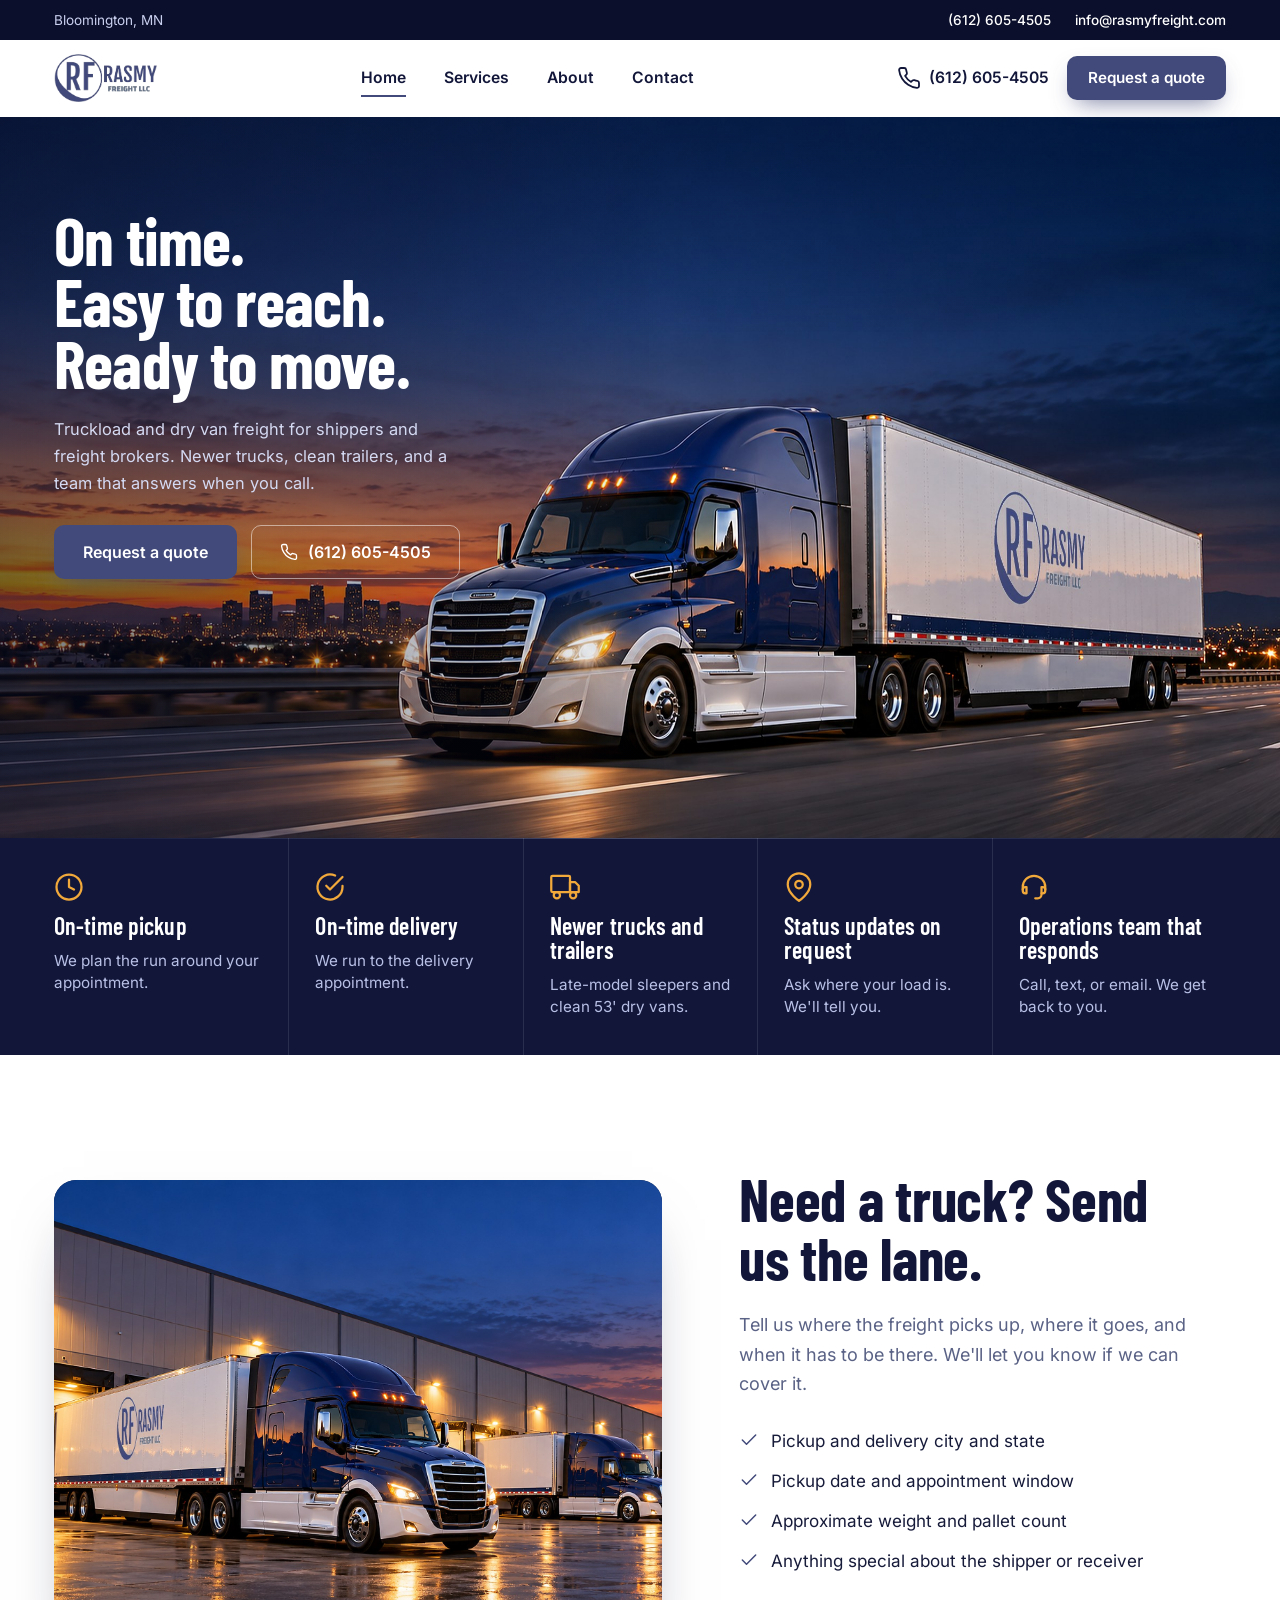
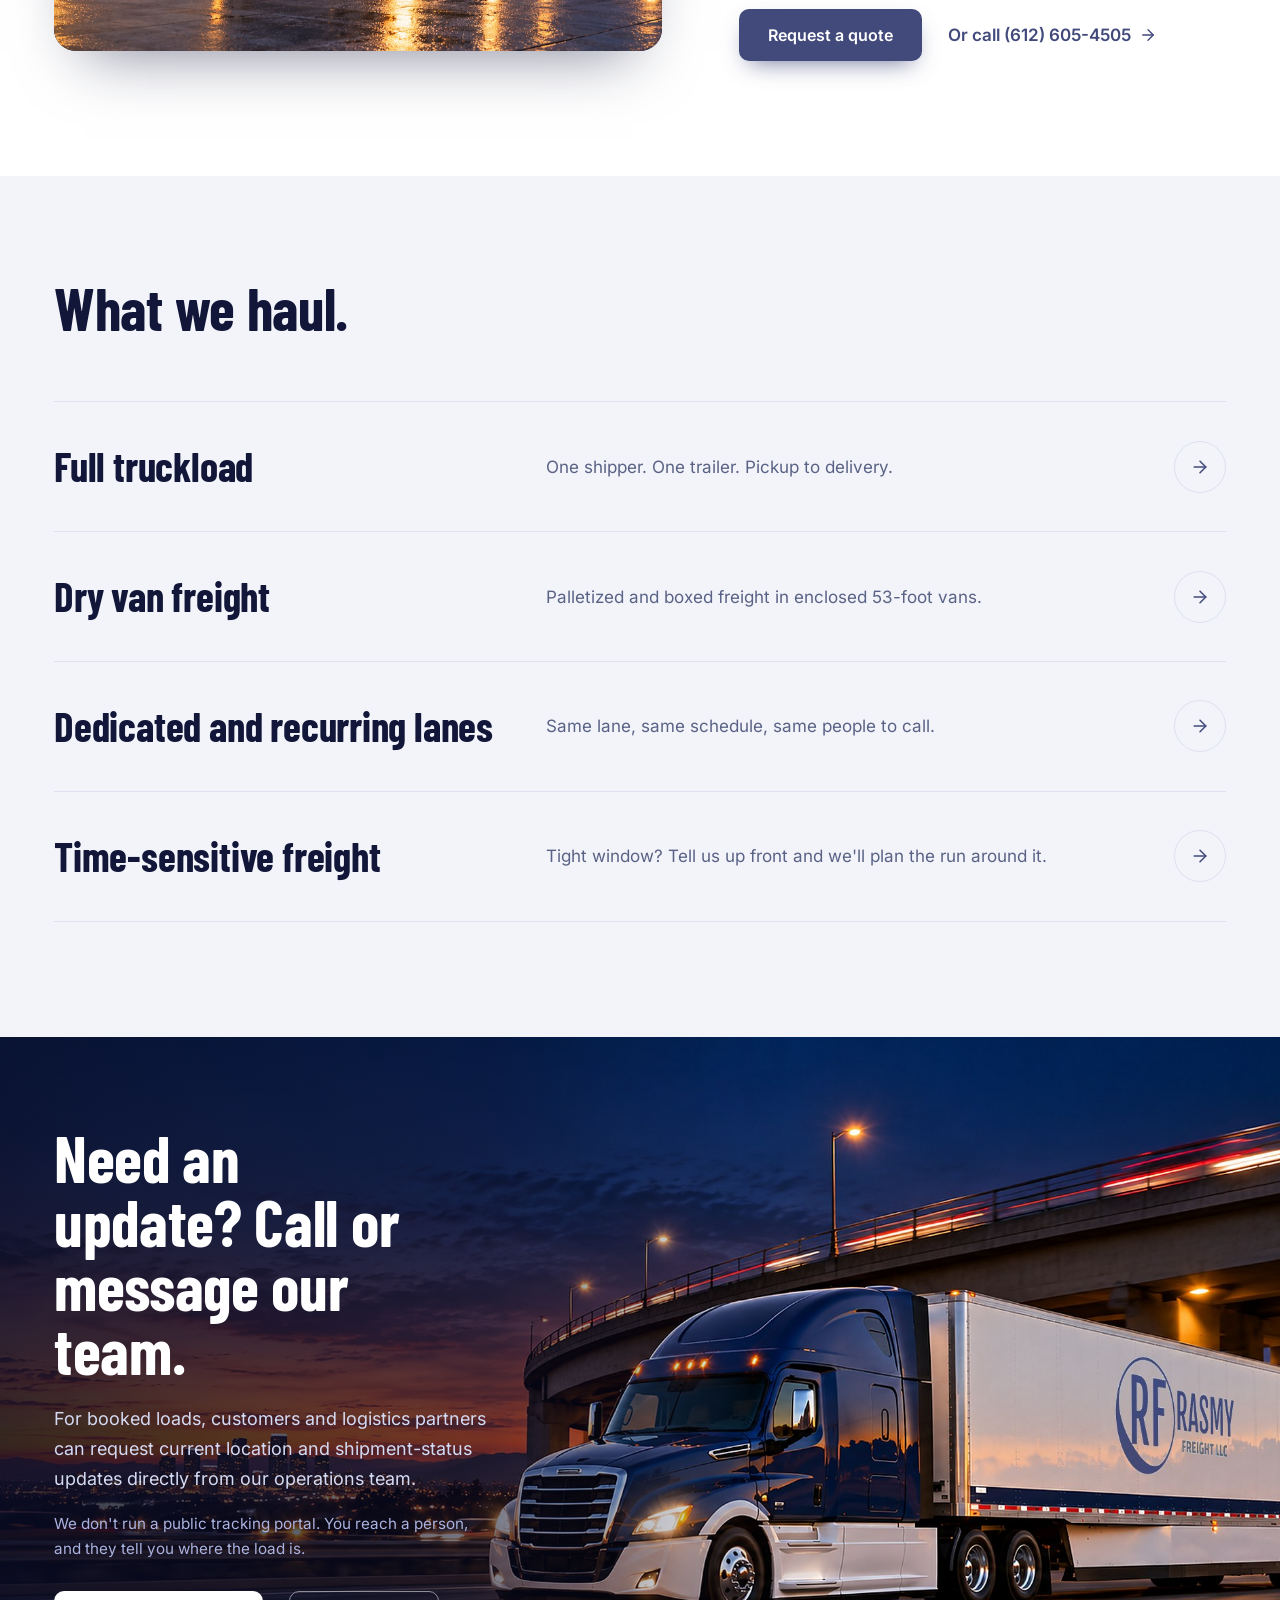
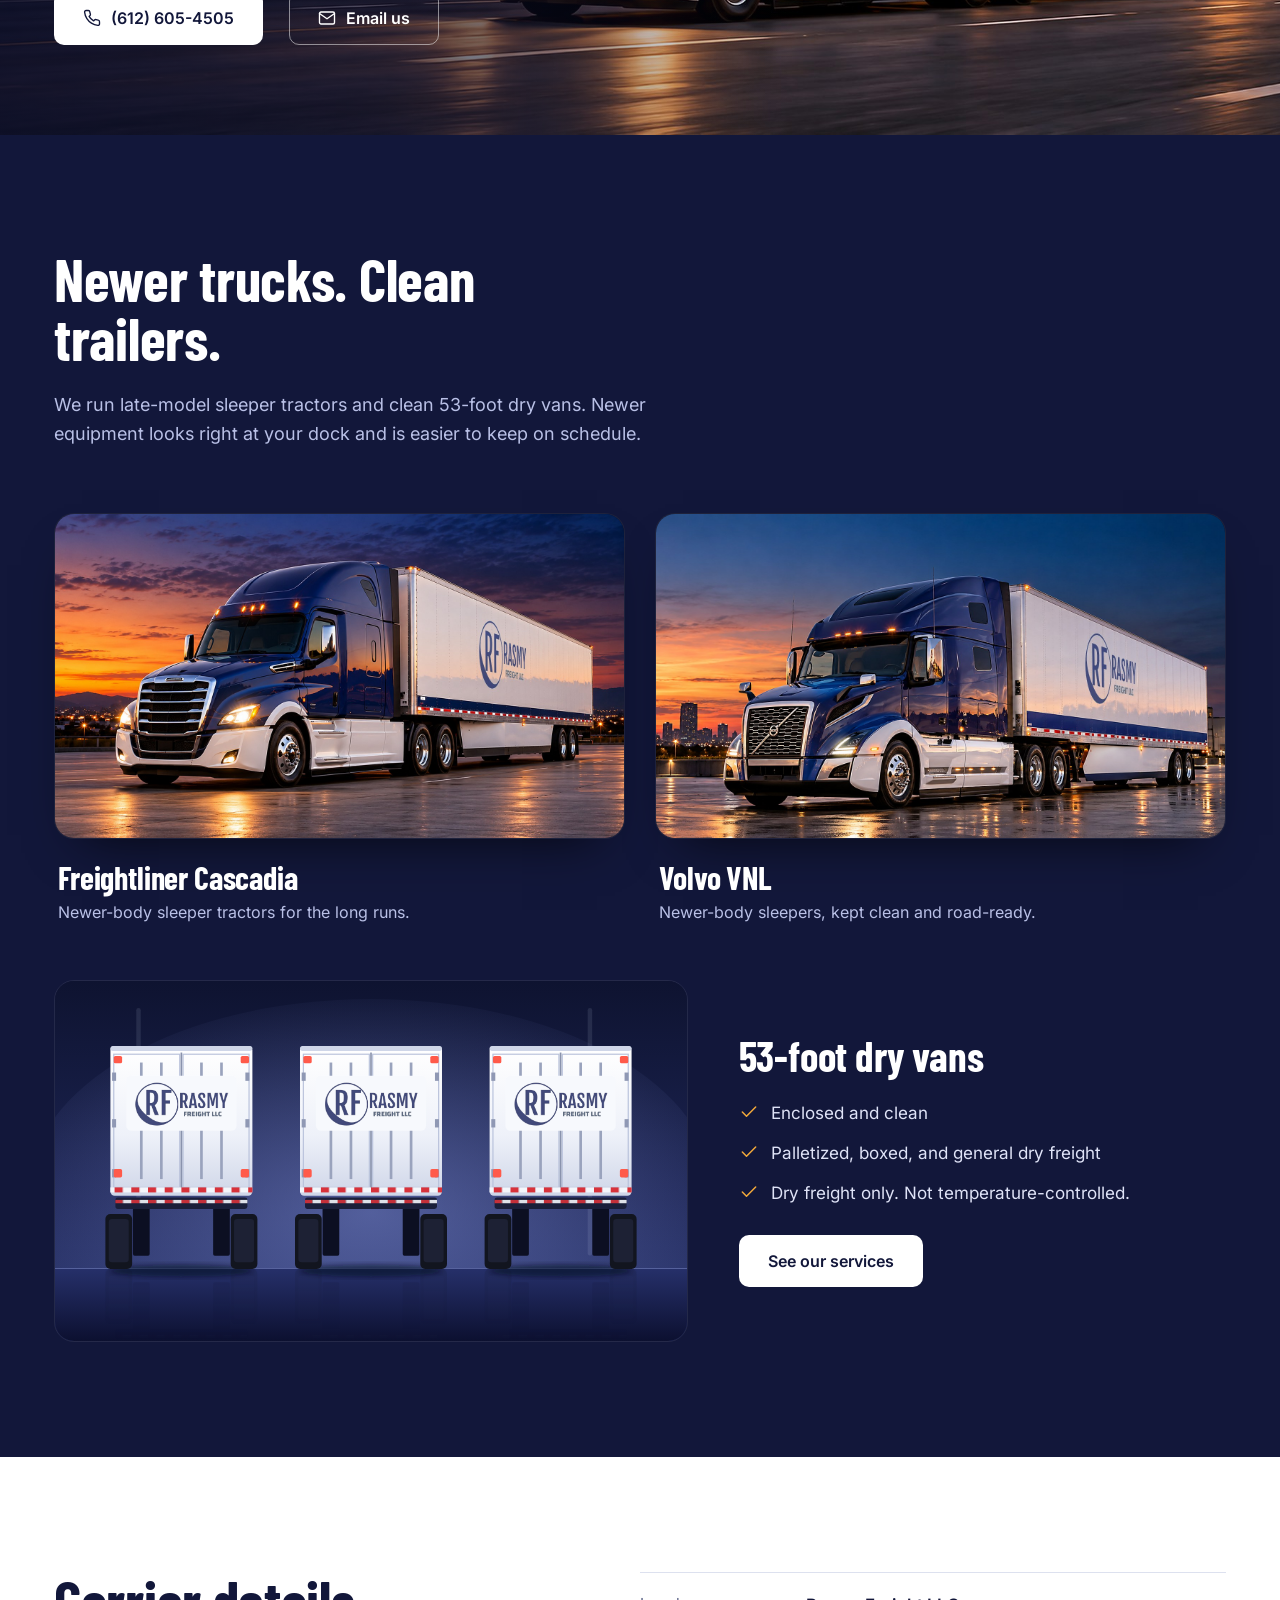
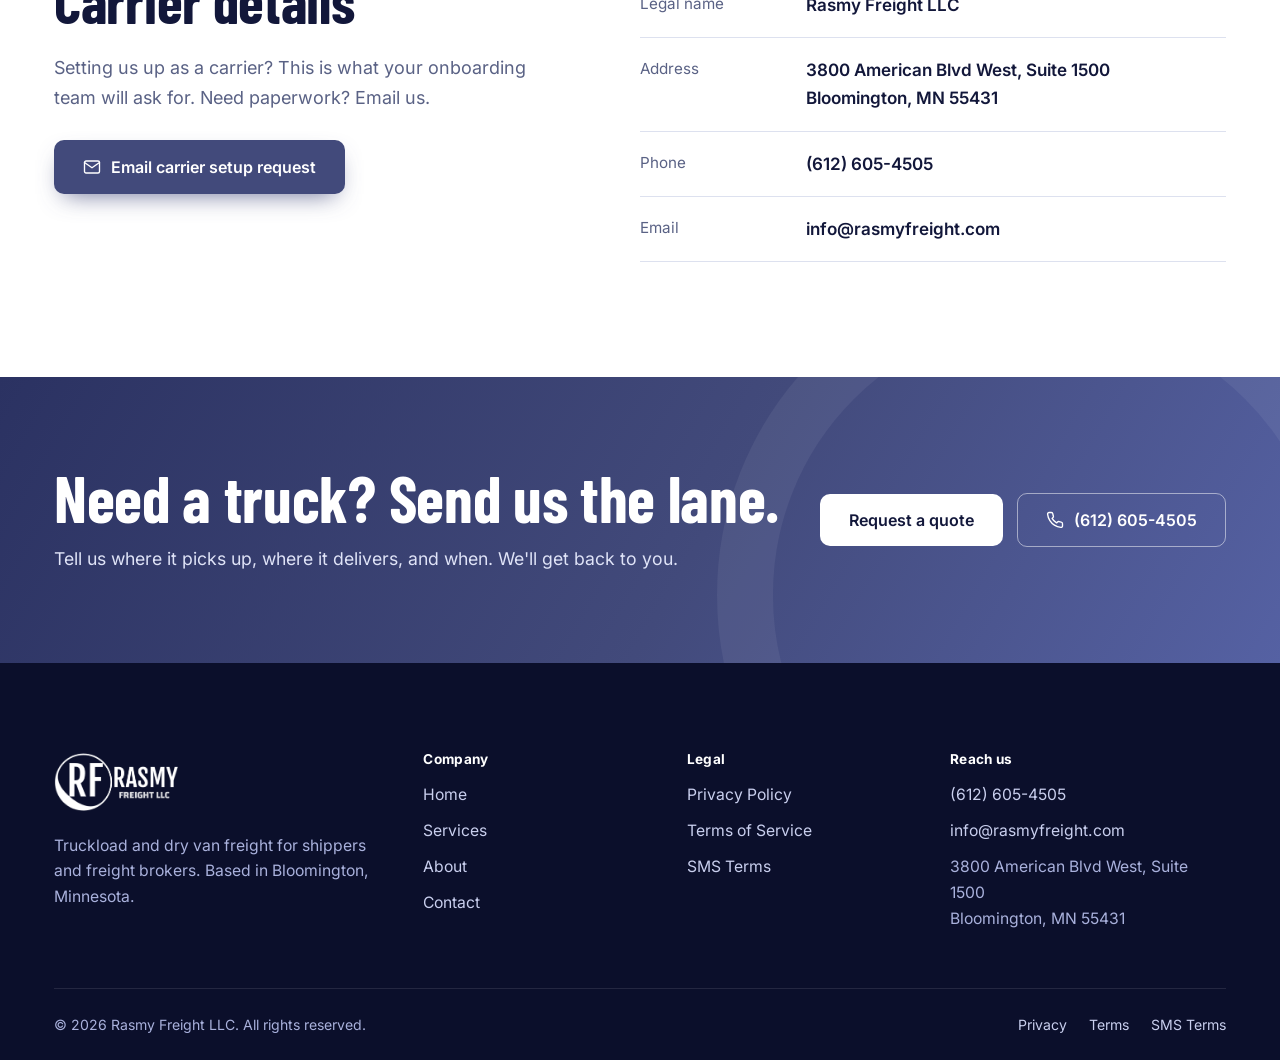
<file: index.html>
<!doctype html>
<html lang="en">
<head>
<meta charset="utf-8">
<meta name="viewport" content="width=device-width, initial-scale=1">
<title>Rasmy Freight LLC | Truckload and Dry Van Freight, Bloomington, MN</title>
<meta name="description" content="Rasmy Freight LLC hauls full truckload and dry van freight for shippers and freight brokers. Newer trucks and trailers, on-time pickup and delivery, and status updates on request.">
<link rel="canonical" href="https://rasmyfreight.com/">
<meta name="theme-color" content="#12173A">
<meta property="og:type" content="website">
<meta property="og:site_name" content="Rasmy Freight LLC">
<meta property="og:title" content="Rasmy Freight LLC | Truckload and Dry Van Freight, Bloomington, MN">
<meta property="og:description" content="Rasmy Freight LLC hauls full truckload and dry van freight for shippers and freight brokers. Newer trucks and trailers, on-time pickup and delivery, and status updates on request.">
<meta property="og:url" content="https://rasmyfreight.com/">
<meta property="og:image" content="https://rasmyfreight.com/assets/img/og-image.png">
<meta name="twitter:card" content="summary_large_image">
<link rel="icon" href="favicon.ico" sizes="any">
<link rel="icon" type="image/png" sizes="32x32" href="favicon-32.png">
<link rel="icon" type="image/png" sizes="192x192" href="favicon-192.png">
<link rel="apple-touch-icon" href="apple-touch-icon.png">
<link rel="stylesheet" href="styles.css">
<script>document.documentElement.classList.add('js')</script>
<script type="application/ld+json">{"@context":"https://schema.org","@type":"Organization","name":"Rasmy Freight LLC","url":"https://rasmyfreight.com/","logo":"https://rasmyfreight.com/assets/logo/rasmy-logo.png","image":"https://rasmyfreight.com/assets/img/og-image.png","description":"Truckload and dry van freight carrier based in Bloomington, Minnesota, serving shippers and freight brokers.","email":"info@rasmyfreight.com","telephone":"+16126054505","address":{"@type":"PostalAddress","streetAddress":"3800 American Blvd West, Suite 1500","addressLocality":"Bloomington","addressRegion":"MN","postalCode":"55431","addressCountry":"US"},"contactPoint":[{"@type":"ContactPoint","telephone":"+16126054505","email":"info@rasmyfreight.com","contactType":"customer service","areaServed":"US","availableLanguage":"English"}]}</script>
</head>
<body>
<a class="skip" href="#main">Skip to content</a>
<div class="topbar"><div class="container">
  <div class="ids"><span>Bloomington, MN</span></div>
  <div class="contact"><a href="tel:+16126054505">(612) 605-4505</a><a href="mailto:info@rasmyfreight.com">info@rasmyfreight.com</a></div>
</div></div>
<header class="site-header" id="top"><div class="container nav">
  <a class="brand" href="index.html" aria-label="Rasmy Freight LLC, home"><img src="assets/logo/rasmy-logo.png" alt="Rasmy Freight LLC" width="104" height="48"></a>
  <nav class="nav-links" id="site-nav" aria-label="Main"><a class="link" href="index.html" aria-current="page">Home</a><a class="link" href="services.html">Services</a><a class="link" href="about.html">About</a><a class="link" href="contact.html">Contact</a>
    <div class="mobile-only"><a class="btn btn-line-dark" href="tel:+16126054505"><svg class="icon " viewBox="0 0 24 24" aria-hidden="true"><path d="M22 16.92v3a2 2 0 0 1-2.18 2 19.79 19.79 0 0 1-8.63-3.07 19.5 19.5 0 0 1-6-6 19.79 19.79 0 0 1-3.07-8.67A2 2 0 0 1 4.11 2h3a2 2 0 0 1 2 1.72 12.84 12.84 0 0 0 .7 2.81 2 2 0 0 1-.45 2.11L8.09 9.91a16 16 0 0 0 6 6l1.27-1.27a2 2 0 0 1 2.11-.45 12.84 12.84 0 0 0 2.81.7A2 2 0 0 1 22 16.92z"/></svg>Call</a><a class="btn btn-primary" href="contact.html">Request a quote</a></div>
  </nav>
  <div class="nav-cta"><a class="nav-phone" href="tel:+16126054505"><svg class="icon " viewBox="0 0 24 24" aria-hidden="true"><path d="M22 16.92v3a2 2 0 0 1-2.18 2 19.79 19.79 0 0 1-8.63-3.07 19.5 19.5 0 0 1-6-6 19.79 19.79 0 0 1-3.07-8.67A2 2 0 0 1 4.11 2h3a2 2 0 0 1 2 1.72 12.84 12.84 0 0 0 .7 2.81 2 2 0 0 1-.45 2.11L8.09 9.91a16 16 0 0 0 6 6l1.27-1.27a2 2 0 0 1 2.11-.45 12.84 12.84 0 0 0 2.81.7A2 2 0 0 1 22 16.92z"/></svg><span>(612) 605-4505</span></a><a class="btn btn-primary btn-sm" href="contact.html">Request a quote</a></div>
  <button class="nav-toggle" type="button" aria-expanded="false" aria-controls="site-nav" aria-label="Menu"><svg class="icon i-menu" viewBox="0 0 24 24" aria-hidden="true"><line x1="3" y1="7" x2="21" y2="7"/><line x1="3" y1="12" x2="21" y2="12"/><line x1="3" y1="17" x2="21" y2="17"/></svg><svg class="icon i-close" viewBox="0 0 24 24" aria-hidden="true"><line x1="5" y1="5" x2="19" y2="19"/><line x1="19" y1="5" x2="5" y2="19"/></svg></button>
</div></header>
<main id="main">
<section class="hero">
  <img class="hero-img" src="assets/img/hero-photo.jpg" width="2400" height="1351" fetchpriority="high"
       alt="Newer sleeper tractor pulling a 53-foot Rasmy Freight dry van down the interstate at dusk">
  <div class="container hero-copy">
    <h1><span>On time.</span><span>Easy to reach.</span><span>Ready to move.</span></h1>
    <p class="hero-sub">Truckload and dry van freight for shippers and freight brokers. Newer trucks, clean trailers, and a team that answers when you call.</p>
    <div class="hero-actions"><a class="btn btn-primary" href="contact.html">Request a quote</a><a class="btn btn-line" href="tel:+16126054505"><svg class="icon " viewBox="0 0 24 24" aria-hidden="true"><path d="M22 16.92v3a2 2 0 0 1-2.18 2 19.79 19.79 0 0 1-8.63-3.07 19.5 19.5 0 0 1-6-6 19.79 19.79 0 0 1-3.07-8.67A2 2 0 0 1 4.11 2h3a2 2 0 0 1 2 1.72 12.84 12.84 0 0 0 .7 2.81 2 2 0 0 1-.45 2.11L8.09 9.91a16 16 0 0 0 6 6l1.27-1.27a2 2 0 0 1 2.11-.45 12.84 12.84 0 0 0 2.81.7A2 2 0 0 1 22 16.92z"/></svg>(612) 605-4505</a></div>
  </div>
</section>

<section class="promise" aria-label="What you get with Rasmy Freight"><div class="container"><ul>
  <li><svg class="icon " viewBox="0 0 24 24" aria-hidden="true"><circle cx="12" cy="12" r="10"/><polyline points="12 6 12 12 16 14"/></svg><h3>On-time pickup</h3><p>We plan the run around your appointment.</p></li>
  <li><svg class="icon " viewBox="0 0 24 24" aria-hidden="true"><path d="M22 11.08V12a10 10 0 1 1-5.93-9.14"/><polyline points="22 4 12 14.01 9 11.01"/></svg><h3>On-time delivery</h3><p>We run to the delivery appointment.</p></li>
  <li><svg class="icon " viewBox="0 0 24 24" aria-hidden="true"><rect x="1" y="3" width="15" height="13" rx="1"/><polygon points="16 8 20 8 23 11 23 16 16 16 16 8"/><circle cx="5.5" cy="18.5" r="2.5"/><circle cx="18.5" cy="18.5" r="2.5"/></svg><h3>Newer trucks and trailers</h3><p>Late-model sleepers and clean 53' dry vans.</p></li>
  <li><svg class="icon " viewBox="0 0 24 24" aria-hidden="true"><path d="M21 10c0 7-9 13-9 13s-9-6-9-13a9 9 0 0 1 18 0z"/><circle cx="12" cy="10" r="3"/></svg><h3>Status updates on request</h3><p>Ask where your load is. We'll tell you.</p></li>
  <li><svg class="icon " viewBox="0 0 24 24" aria-hidden="true"><path d="M3 14v-2a9 9 0 0 1 18 0v2"/><path d="M21 15a2 2 0 0 1-2 2h-1v-5h1a2 2 0 0 1 2 2zM3 15a2 2 0 0 0 2 2h1v-5H5a2 2 0 0 0-2 2z"/><path d="M18 17v1a3 3 0 0 1-3 3h-2"/></svg><h3>Operations team that responds</h3><p>Call, text, or email. We get back to you.</p></li>
</ul></div></section>

<section class="section"><div class="container split">
  <div class="media"><img src="assets/img/dock-photo.jpg" alt="Rasmy Freight tractor and dry van at a distribution center loading dock at dusk, with more trucks lined up behind" style="object-position:20% 60%" width="2400" height="1351" loading="lazy"></div>
  <div>
    <h2 class="title">Need a truck? Send us the lane.</h2>
    <p class="lead">Tell us where the freight picks up, where it goes, and when it has to be there. We'll let you know if we can cover it.</p>
    <ul class="checks">
      <li><svg class="icon " viewBox="0 0 24 24" aria-hidden="true"><polyline points="20 6 9 17 4 12"/></svg>Pickup and delivery city and state</li>
      <li><svg class="icon " viewBox="0 0 24 24" aria-hidden="true"><polyline points="20 6 9 17 4 12"/></svg>Pickup date and appointment window</li>
      <li><svg class="icon " viewBox="0 0 24 24" aria-hidden="true"><polyline points="20 6 9 17 4 12"/></svg>Approximate weight and pallet count</li>
      <li><svg class="icon " viewBox="0 0 24 24" aria-hidden="true"><polyline points="20 6 9 17 4 12"/></svg>Anything special about the shipper or receiver</li>
    </ul>
    <div class="actions"><a class="btn btn-primary" href="contact.html">Request a quote</a><a class="text-link" href="tel:+16126054505">Or call (612) 605-4505<svg class="icon " viewBox="0 0 24 24" aria-hidden="true"><line x1="5" y1="12" x2="19" y2="12"/><polyline points="12 5 19 12 12 19"/></svg></a></div>
  </div>
</div></section>

<section class="section mist" style="padding-top:clamp(64px,8vw,110px)"><div class="container">
  <div class="section-head"><h2 class="title">What we haul.</h2></div>
  <div class="svc-list">
    <a class="svc" href="services.html#truckload"><h3>Full truckload</h3><p>One shipper. One trailer. Pickup to delivery.</p><span class="go"><svg class="icon " viewBox="0 0 24 24" aria-hidden="true"><line x1="5" y1="12" x2="19" y2="12"/><polyline points="12 5 19 12 12 19"/></svg></span></a>
    <a class="svc" href="services.html#dry-van"><h3>Dry van freight</h3><p>Palletized and boxed freight in enclosed 53-foot vans.</p><span class="go"><svg class="icon " viewBox="0 0 24 24" aria-hidden="true"><line x1="5" y1="12" x2="19" y2="12"/><polyline points="12 5 19 12 12 19"/></svg></span></a>
    <a class="svc" href="services.html#dedicated"><h3>Dedicated and recurring lanes</h3><p>Same lane, same schedule, same people to call.</p><span class="go"><svg class="icon " viewBox="0 0 24 24" aria-hidden="true"><line x1="5" y1="12" x2="19" y2="12"/><polyline points="12 5 19 12 12 19"/></svg></span></a>
    <a class="svc" href="services.html#time-sensitive"><h3>Time-sensitive freight</h3><p>Tight window? Tell us up front and we'll plan the run around it.</p><span class="go"><svg class="icon " viewBox="0 0 24 24" aria-hidden="true"><line x1="5" y1="12" x2="19" y2="12"/><polyline points="12 5 19 12 12 19"/></svg></span></a>
  </div>
</div></section>

<section class="scene" id="updates">
  <img src="assets/img/interstate-photo.jpg" alt="Rasmy Freight tractor-trailer heading down the interstate under an overpass at dusk" width="2400" height="1028" loading="lazy">
  <div class="container"><div class="copy">
    <h2>Need an update? Call or message our team.</h2>
    <p class="lead">For booked loads, customers and logistics partners can request current location and shipment-status updates directly from our operations team.</p>
    <p class="fine" style="margin-top:14px">We don't run a public tracking portal. You reach a person, and they tell you where the load is.</p>
    <div class="actions"><a class="btn btn-light" href="tel:+16126054505"><svg class="icon " viewBox="0 0 24 24" aria-hidden="true"><path d="M22 16.92v3a2 2 0 0 1-2.18 2 19.79 19.79 0 0 1-8.63-3.07 19.5 19.5 0 0 1-6-6 19.79 19.79 0 0 1-3.07-8.67A2 2 0 0 1 4.11 2h3a2 2 0 0 1 2 1.72 12.84 12.84 0 0 0 .7 2.81 2 2 0 0 1-.45 2.11L8.09 9.91a16 16 0 0 0 6 6l1.27-1.27a2 2 0 0 1 2.11-.45 12.84 12.84 0 0 0 2.81.7A2 2 0 0 1 22 16.92z"/></svg>(612) 605-4505</a><a class="btn btn-line" href="mailto:info@rasmyfreight.com"><svg class="icon " viewBox="0 0 24 24" aria-hidden="true"><rect x="2" y="4" width="20" height="16" rx="2"/><polyline points="22 6 12 13 2 6"/></svg>Email us</a></div>
  </div></div>
</section>

<section class="section dark"><div class="container">
  <div class="section-head"><h2 class="title">Newer trucks. Clean trailers.</h2>
    <p class="lead">We run late-model sleeper tractors and clean 53-foot dry vans. Newer equipment looks right at your dock and is easier to keep on schedule.</p></div>
  <div class="eq-grid">
    <figure class="eq"><div class="pic"><img src="assets/img/cascadia-photo.jpg" alt="Newer Freightliner Cascadia sleeper tractor with a Rasmy Freight dry van at dusk" style="object-position:50% 58%" width="1600" height="1200" loading="lazy"></div>
      <figcaption><h3>Freightliner Cascadia</h3><p>Newer-body sleeper tractors for the long runs.</p></figcaption></figure>
    <figure class="eq"><div class="pic"><img src="assets/img/vnl-photo.jpg" alt="Newer Volvo VNL sleeper tractor with a Rasmy Freight dry van at dusk" style="object-position:78% 50%" width="1800" height="900" loading="lazy"></div>
      <figcaption><h3>Volvo VNL</h3><p>Newer-body sleepers, kept clean and road-ready.</p></figcaption></figure>
    <div class="eq-wide">
      <div class="pic" style="border-radius:20px;overflow:hidden;aspect-ratio:7/4;border:1px solid rgba(255,255,255,.08)"><img src="assets/img/equip-trailers.svg" alt="Three clean Rasmy Freight 53-foot dry van trailers lined up" style="width:100%;height:100%;object-fit:cover" width="1400" height="800" loading="lazy"></div>
      <div>
        <h3 style="font-size:2.6rem">53-foot dry vans</h3>
        <ul class="checks">
          <li><svg class="icon " viewBox="0 0 24 24" aria-hidden="true"><polyline points="20 6 9 17 4 12"/></svg>Enclosed and clean</li>
          <li><svg class="icon " viewBox="0 0 24 24" aria-hidden="true"><polyline points="20 6 9 17 4 12"/></svg>Palletized, boxed, and general dry freight</li>
          <li><svg class="icon " viewBox="0 0 24 24" aria-hidden="true"><polyline points="20 6 9 17 4 12"/></svg>Dry freight only. Not temperature-controlled.</li>
        </ul>
        <a class="btn btn-light" href="services.html">See our services</a>
      </div>
    </div>
  </div>
</div></section>

<section class="section" id="carrier"><div class="container details">
  <div>
    <h2 class="title">Carrier details</h2>
    <p class="lead">Setting us up as a carrier? This is what your onboarding team will ask for. Need paperwork? Email us.</p>
    <div class="actions" style="margin-top:28px"><a class="btn btn-primary" href="mailto:info@rasmyfreight.com?subject=Carrier%20setup"><svg class="icon " viewBox="0 0 24 24" aria-hidden="true"><rect x="2" y="4" width="20" height="16" rx="2"/><polyline points="22 6 12 13 2 6"/></svg>Email carrier setup request</a></div>
  </div>
  <dl class="dl">
    <div><dt>Legal name</dt><dd>Rasmy Freight LLC</dd></div>
    <div><dt>Address</dt><dd>3800 American Blvd West, Suite 1500<br>Bloomington, MN 55431</dd></div>
    <div><dt>Phone</dt><dd><a href="tel:+16126054505">(612) 605-4505</a></dd></div>
    <div><dt>Email</dt><dd><a href="mailto:info@rasmyfreight.com">info@rasmyfreight.com</a></dd></div>
  </dl>
</div></section>
<section class="cta"><div class="container">
  <div><h2>Need a truck? Send us the lane.</h2><p>Tell us where it picks up, where it delivers, and when. We'll get back to you.</p></div>
  <div class="actions"><a class="btn btn-light" href="contact.html">Request a quote</a><a class="btn btn-line" href="tel:+16126054505"><svg class="icon " viewBox="0 0 24 24" aria-hidden="true"><path d="M22 16.92v3a2 2 0 0 1-2.18 2 19.79 19.79 0 0 1-8.63-3.07 19.5 19.5 0 0 1-6-6 19.79 19.79 0 0 1-3.07-8.67A2 2 0 0 1 4.11 2h3a2 2 0 0 1 2 1.72 12.84 12.84 0 0 0 .7 2.81 2 2 0 0 1-.45 2.11L8.09 9.91a16 16 0 0 0 6 6l1.27-1.27a2 2 0 0 1 2.11-.45 12.84 12.84 0 0 0 2.81.7A2 2 0 0 1 22 16.92z"/></svg>(612) 605-4505</a></div>
</div></section>
</main>
<footer class="footer"><div class="container">
  <div class="footer-grid">
    <div>
      <a href="index.html" aria-label="Rasmy Freight LLC, home"><img src="assets/logo/rasmy-logo-white.png" alt="Rasmy Freight LLC" width="125" height="58"></a>
      <p>Truckload and dry van freight for shippers and freight brokers. Based in Bloomington, Minnesota.</p>
    </div>
    <div><h4>Company</h4><ul><li><a href="index.html">Home</a></li><li><a href="services.html">Services</a></li><li><a href="about.html">About</a></li><li><a href="contact.html">Contact</a></li></ul></div>
    <div><h4>Legal</h4><ul><li><a href="privacy-policy.html">Privacy Policy</a></li><li><a href="terms.html">Terms of Service</a></li><li><a href="terms.html#sms">SMS Terms</a></li></ul></div>
    <div><h4>Reach us</h4><ul>
      <li><a href="tel:+16126054505">(612) 605-4505</a></li>
      <li><a href="mailto:info@rasmyfreight.com">info@rasmyfreight.com</a></li>
      <li>3800 American Blvd West, Suite 1500<br>Bloomington, MN 55431</li></ul></div>
  </div>
  <div class="footer-bottom"><span>&copy; <span data-year>2026</span> Rasmy Freight LLC. All rights reserved.</span>
  <nav aria-label="Legal"><a href="privacy-policy.html">Privacy</a><a href="terms.html">Terms</a><a href="terms.html#sms">SMS Terms</a></nav></div>
</div></footer>
<script src="script.js"></script>
</body>
</html>
</file>
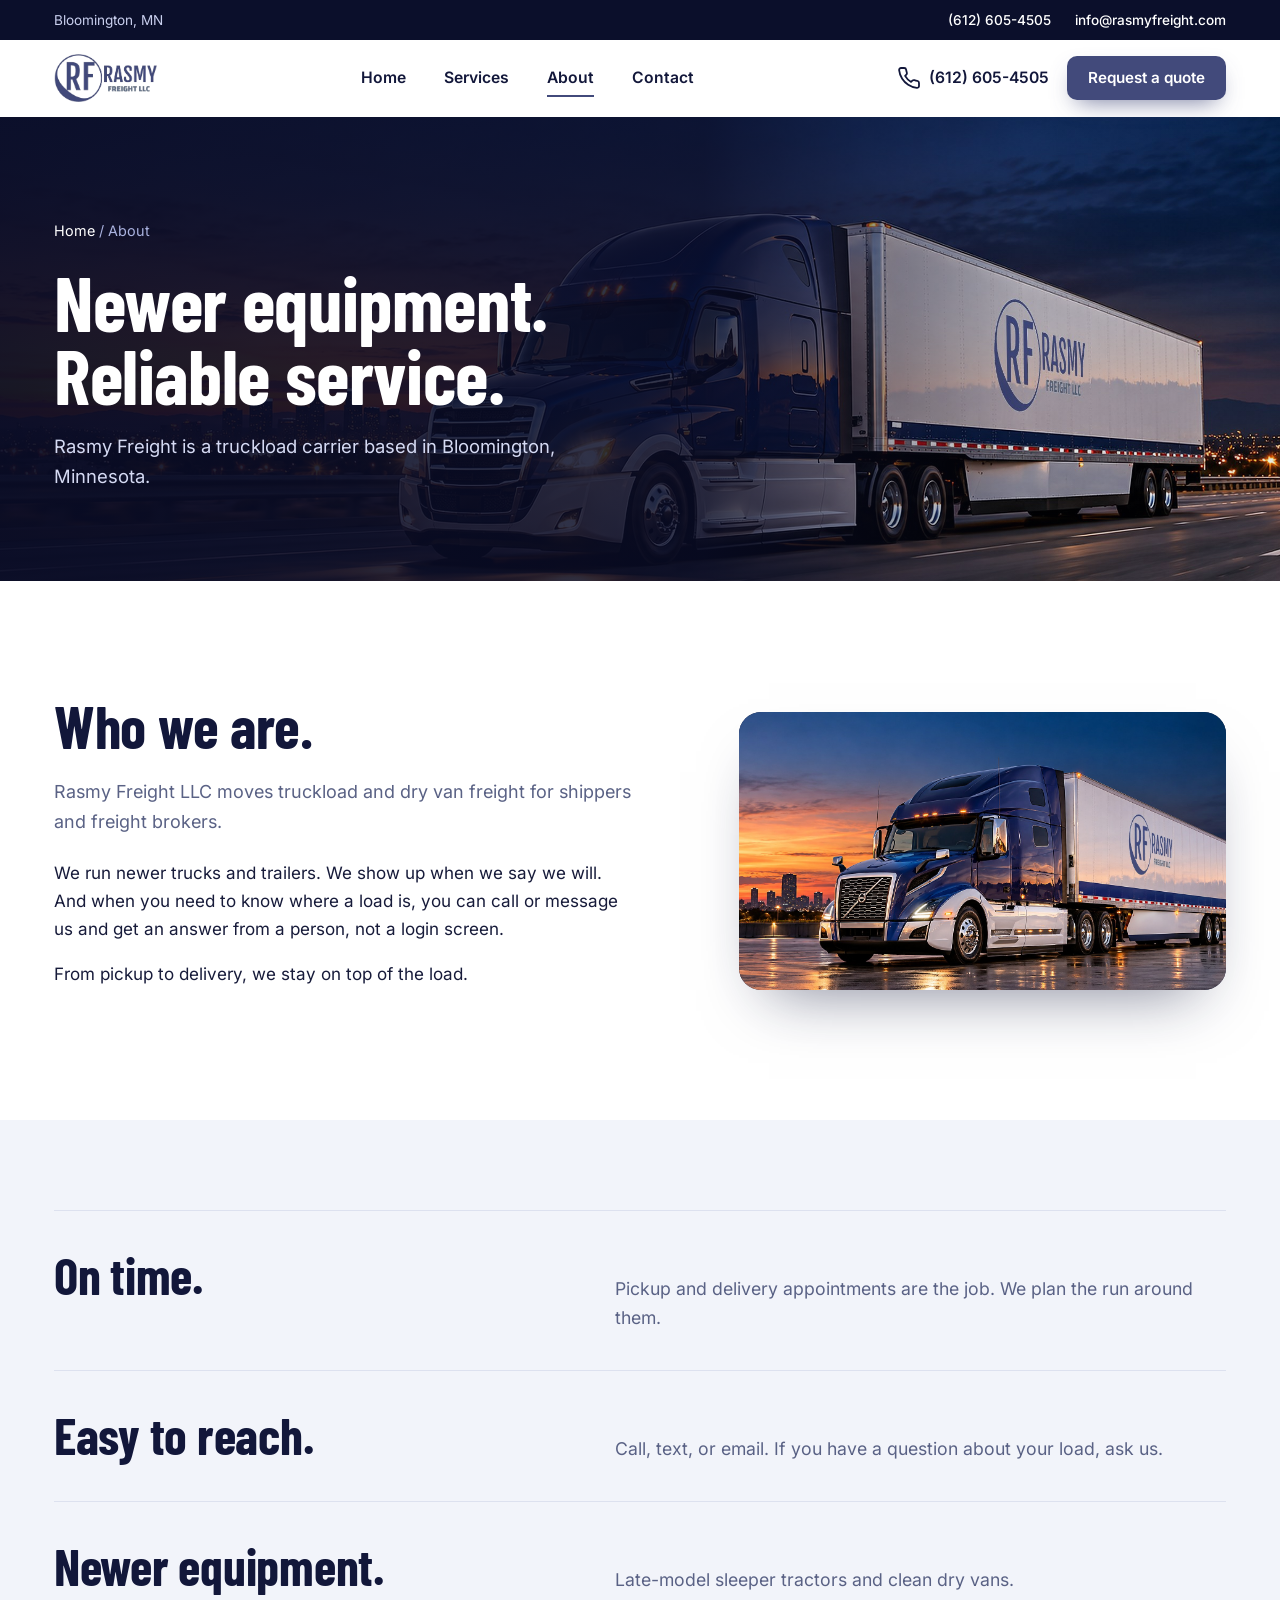
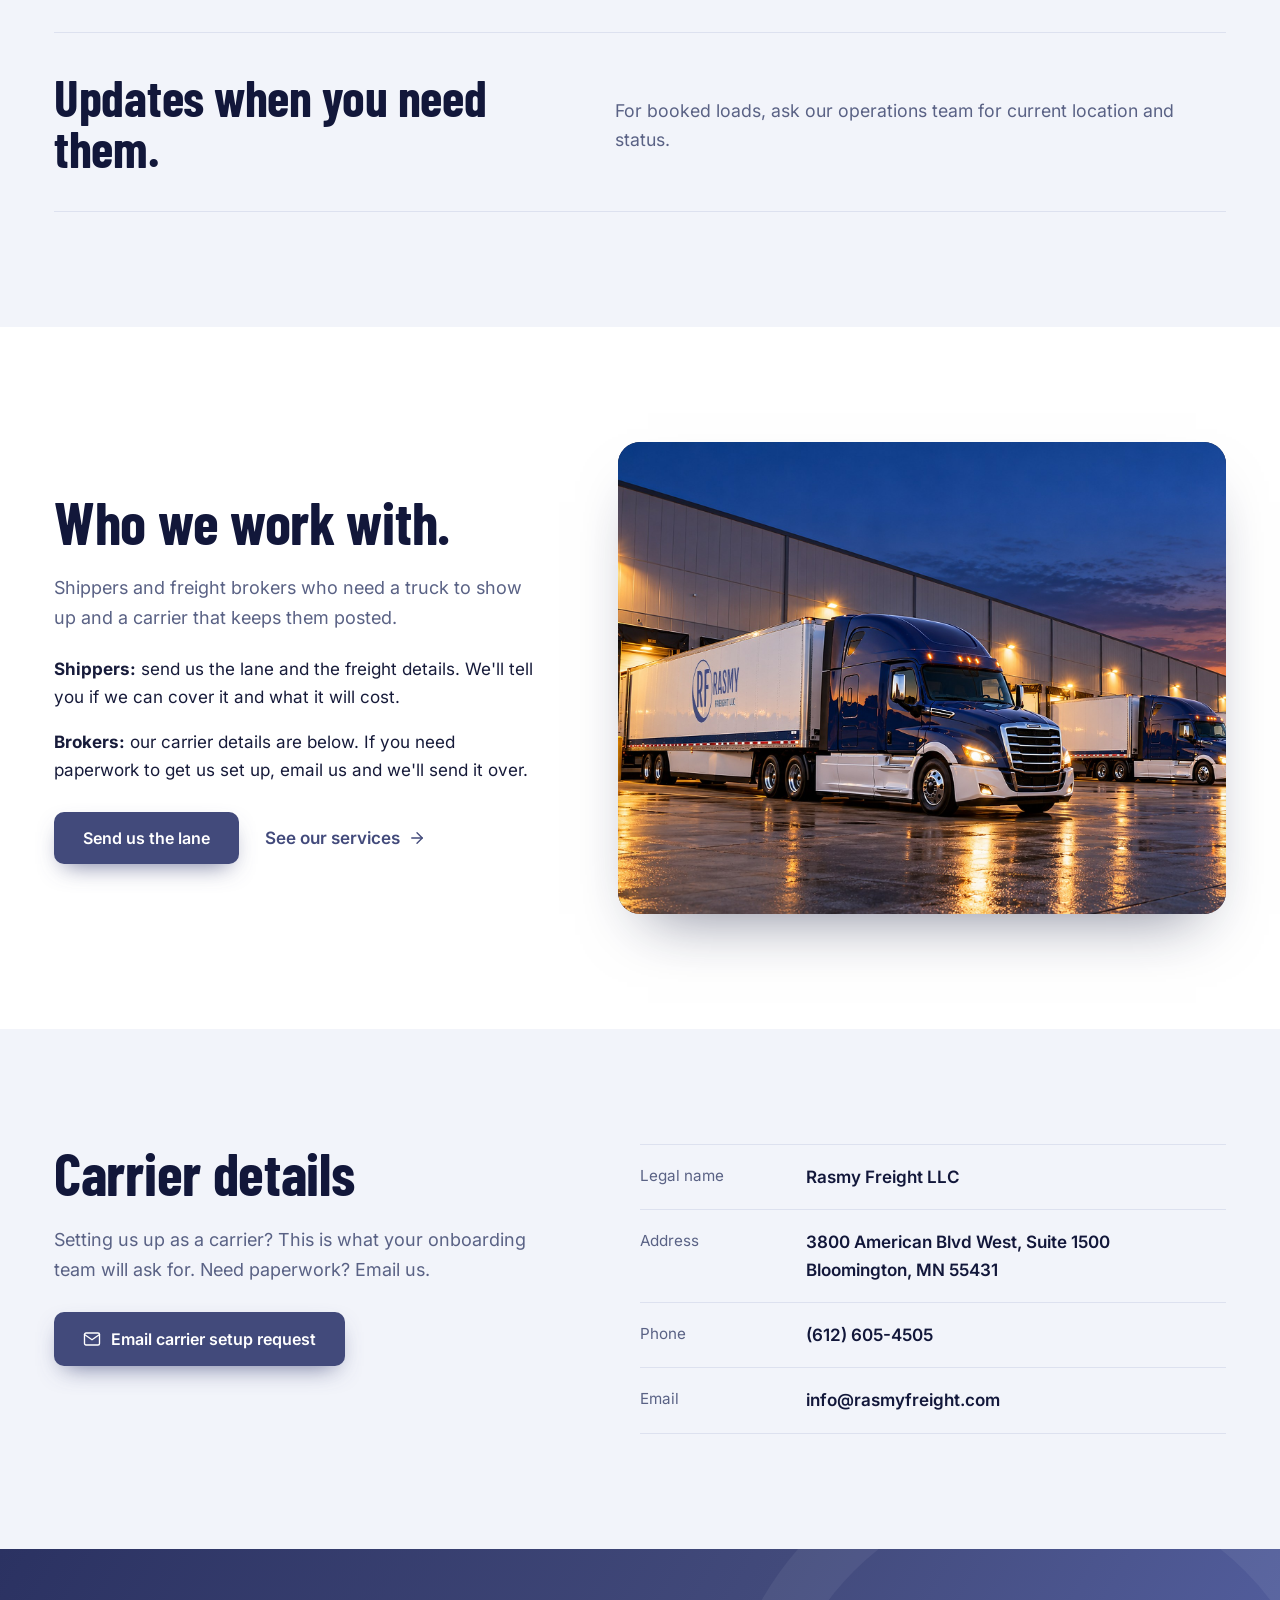
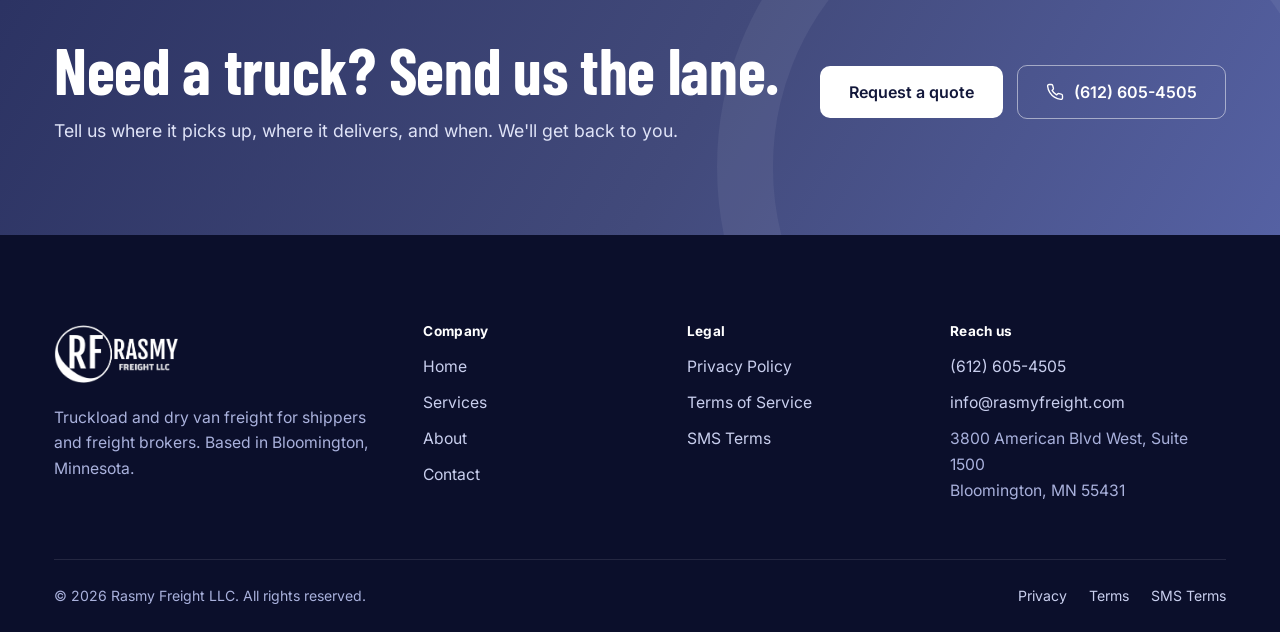
<file: about.html>
<!doctype html>
<html lang="en">
<head>
<meta charset="utf-8">
<meta name="viewport" content="width=device-width, initial-scale=1">
<title>About Rasmy Freight LLC | Truckload Carrier in Bloomington, MN</title>
<meta name="description" content="Rasmy Freight LLC is a truckload and dry van carrier in Bloomington, Minnesota. Newer equipment, on-time service, and an operations team that is easy to reach.">
<link rel="canonical" href="https://rasmyfreight.com/about.html">
<meta name="theme-color" content="#12173A">
<meta property="og:type" content="website">
<meta property="og:site_name" content="Rasmy Freight LLC">
<meta property="og:title" content="About Rasmy Freight LLC | Truckload Carrier in Bloomington, MN">
<meta property="og:description" content="Rasmy Freight LLC is a truckload and dry van carrier in Bloomington, Minnesota. Newer equipment, on-time service, and an operations team that is easy to reach.">
<meta property="og:url" content="https://rasmyfreight.com/about.html">
<meta property="og:image" content="https://rasmyfreight.com/assets/img/og-image.png">
<meta name="twitter:card" content="summary_large_image">
<link rel="icon" href="favicon.ico" sizes="any">
<link rel="icon" type="image/png" sizes="32x32" href="favicon-32.png">
<link rel="icon" type="image/png" sizes="192x192" href="favicon-192.png">
<link rel="apple-touch-icon" href="apple-touch-icon.png">
<link rel="stylesheet" href="styles.css">
<script>document.documentElement.classList.add('js')</script>
<script type="application/ld+json">{"@context":"https://schema.org","@type":"Organization","name":"Rasmy Freight LLC","url":"https://rasmyfreight.com/","logo":"https://rasmyfreight.com/assets/logo/rasmy-logo.png","image":"https://rasmyfreight.com/assets/img/og-image.png","description":"Truckload and dry van freight carrier based in Bloomington, Minnesota, serving shippers and freight brokers.","email":"info@rasmyfreight.com","telephone":"+16126054505","address":{"@type":"PostalAddress","streetAddress":"3800 American Blvd West, Suite 1500","addressLocality":"Bloomington","addressRegion":"MN","postalCode":"55431","addressCountry":"US"},"contactPoint":[{"@type":"ContactPoint","telephone":"+16126054505","email":"info@rasmyfreight.com","contactType":"customer service","areaServed":"US","availableLanguage":"English"}]}</script>
</head>
<body>
<a class="skip" href="#main">Skip to content</a>
<div class="topbar"><div class="container">
  <div class="ids"><span>Bloomington, MN</span></div>
  <div class="contact"><a href="tel:+16126054505">(612) 605-4505</a><a href="mailto:info@rasmyfreight.com">info@rasmyfreight.com</a></div>
</div></div>
<header class="site-header" id="top"><div class="container nav">
  <a class="brand" href="index.html" aria-label="Rasmy Freight LLC, home"><img src="assets/logo/rasmy-logo.png" alt="Rasmy Freight LLC" width="104" height="48"></a>
  <nav class="nav-links" id="site-nav" aria-label="Main"><a class="link" href="index.html">Home</a><a class="link" href="services.html">Services</a><a class="link" href="about.html" aria-current="page">About</a><a class="link" href="contact.html">Contact</a>
    <div class="mobile-only"><a class="btn btn-line-dark" href="tel:+16126054505"><svg class="icon " viewBox="0 0 24 24" aria-hidden="true"><path d="M22 16.92v3a2 2 0 0 1-2.18 2 19.79 19.79 0 0 1-8.63-3.07 19.5 19.5 0 0 1-6-6 19.79 19.79 0 0 1-3.07-8.67A2 2 0 0 1 4.11 2h3a2 2 0 0 1 2 1.72 12.84 12.84 0 0 0 .7 2.81 2 2 0 0 1-.45 2.11L8.09 9.91a16 16 0 0 0 6 6l1.27-1.27a2 2 0 0 1 2.11-.45 12.84 12.84 0 0 0 2.81.7A2 2 0 0 1 22 16.92z"/></svg>Call</a><a class="btn btn-primary" href="contact.html">Request a quote</a></div>
  </nav>
  <div class="nav-cta"><a class="nav-phone" href="tel:+16126054505"><svg class="icon " viewBox="0 0 24 24" aria-hidden="true"><path d="M22 16.92v3a2 2 0 0 1-2.18 2 19.79 19.79 0 0 1-8.63-3.07 19.5 19.5 0 0 1-6-6 19.79 19.79 0 0 1-3.07-8.67A2 2 0 0 1 4.11 2h3a2 2 0 0 1 2 1.72 12.84 12.84 0 0 0 .7 2.81 2 2 0 0 1-.45 2.11L8.09 9.91a16 16 0 0 0 6 6l1.27-1.27a2 2 0 0 1 2.11-.45 12.84 12.84 0 0 0 2.81.7A2 2 0 0 1 22 16.92z"/></svg><span>(612) 605-4505</span></a><a class="btn btn-primary btn-sm" href="contact.html">Request a quote</a></div>
  <button class="nav-toggle" type="button" aria-expanded="false" aria-controls="site-nav" aria-label="Menu"><svg class="icon i-menu" viewBox="0 0 24 24" aria-hidden="true"><line x1="3" y1="7" x2="21" y2="7"/><line x1="3" y1="12" x2="21" y2="12"/><line x1="3" y1="17" x2="21" y2="17"/></svg><svg class="icon i-close" viewBox="0 0 24 24" aria-hidden="true"><line x1="5" y1="5" x2="19" y2="19"/><line x1="19" y1="5" x2="5" y2="19"/></svg></button>
</div></header>
<main id="main">
<section class="page-hero full">
  <img src="assets/img/hero-photo.jpg" alt="" style="object-position:50% 75%" width="2400" height="1351">
  <div class="container">
    <div class="crumbs"><a href="index.html">Home</a> / About</div>
    <h1>Newer equipment. Reliable service.</h1>
    <p>Rasmy Freight is a truckload carrier based in Bloomington, Minnesota.</p>
  </div>
</section>
<section class="section"><div class="container split">
  <div>
    <h2 class="title">Who we are.</h2>
    <p class="lead">Rasmy Freight LLC moves truckload and dry van freight for shippers and freight brokers.</p>
    <p style="margin-top:22px;max-width:36rem">We run newer trucks and trailers. We show up when we say we will. And when you need to know where a load is, you can call or message us and get an answer from a person, not a login screen.</p>
    <p style="max-width:36rem">From pickup to delivery, we stay on top of the load.</p>
  </div>
  <div class="media eqfit"><img src="assets/img/vnl-photo.jpg" alt="Rasmy Freight Volvo VNL sleeper tractor and dry van" style="object-position:45% 50%" width="1800" height="900" loading="lazy"></div>
</div></section>

<section class="section mist" style="padding-top:clamp(56px,7vw,96px)"><div class="container">
  <ul class="stmt">
    <li><h3>On time.</h3><p>Pickup and delivery appointments are the job. We plan the run around them.</p></li>
    <li><h3>Easy to reach.</h3><p>Call, text, or email. If you have a question about your load, ask us.</p></li>
    <li><h3>Newer equipment.</h3><p>Late-model sleeper tractors and clean dry vans.</p></li>
    <li><h3>Updates when you need them.</h3><p>For booked loads, ask our operations team for current location and status.</p></li>
  </ul>
</div></section>

<section class="section"><div class="container split flip">
  <div class="media"><img src="assets/img/dock-photo.jpg" alt="Rasmy Freight dry van backed into a loading dock" style="object-position:15% 62%" width="2400" height="1351" loading="lazy"></div>
  <div>
    <h2 class="title">Who we work with.</h2>
    <p class="lead">Shippers and freight brokers who need a truck to show up and a carrier that keeps them posted.</p>
    <p style="margin-top:22px;max-width:36rem"><strong>Shippers:</strong> send us the lane and the freight details. We'll tell you if we can cover it and what it will cost.</p>
    <p style="max-width:36rem"><strong>Brokers:</strong> our carrier details are below. If you need paperwork to get us set up, email us and we'll send it over.</p>
    <div class="actions" style="margin-top:28px"><a class="btn btn-primary" href="contact.html">Send us the lane</a><a class="text-link" href="services.html">See our services<svg class="icon " viewBox="0 0 24 24" aria-hidden="true"><line x1="5" y1="12" x2="19" y2="12"/><polyline points="12 5 19 12 12 19"/></svg></a></div>
  </div>
</div></section>
<section class="section mist" id="carrier"><div class="container details">
  <div>
    <h2 class="title">Carrier details</h2>
    <p class="lead">Setting us up as a carrier? This is what your onboarding team will ask for. Need paperwork? Email us.</p>
    <div class="actions" style="margin-top:28px"><a class="btn btn-primary" href="mailto:info@rasmyfreight.com?subject=Carrier%20setup"><svg class="icon " viewBox="0 0 24 24" aria-hidden="true"><rect x="2" y="4" width="20" height="16" rx="2"/><polyline points="22 6 12 13 2 6"/></svg>Email carrier setup request</a></div>
  </div>
  <dl class="dl">
    <div><dt>Legal name</dt><dd>Rasmy Freight LLC</dd></div>
    <div><dt>Address</dt><dd>3800 American Blvd West, Suite 1500<br>Bloomington, MN 55431</dd></div>
    <div><dt>Phone</dt><dd><a href="tel:+16126054505">(612) 605-4505</a></dd></div>
    <div><dt>Email</dt><dd><a href="mailto:info@rasmyfreight.com">info@rasmyfreight.com</a></dd></div>
  </dl>
</div></section>
<section class="cta"><div class="container">
  <div><h2>Need a truck? Send us the lane.</h2><p>Tell us where it picks up, where it delivers, and when. We'll get back to you.</p></div>
  <div class="actions"><a class="btn btn-light" href="contact.html">Request a quote</a><a class="btn btn-line" href="tel:+16126054505"><svg class="icon " viewBox="0 0 24 24" aria-hidden="true"><path d="M22 16.92v3a2 2 0 0 1-2.18 2 19.79 19.79 0 0 1-8.63-3.07 19.5 19.5 0 0 1-6-6 19.79 19.79 0 0 1-3.07-8.67A2 2 0 0 1 4.11 2h3a2 2 0 0 1 2 1.72 12.84 12.84 0 0 0 .7 2.81 2 2 0 0 1-.45 2.11L8.09 9.91a16 16 0 0 0 6 6l1.27-1.27a2 2 0 0 1 2.11-.45 12.84 12.84 0 0 0 2.81.7A2 2 0 0 1 22 16.92z"/></svg>(612) 605-4505</a></div>
</div></section>
</main>
<footer class="footer"><div class="container">
  <div class="footer-grid">
    <div>
      <a href="index.html" aria-label="Rasmy Freight LLC, home"><img src="assets/logo/rasmy-logo-white.png" alt="Rasmy Freight LLC" width="125" height="58"></a>
      <p>Truckload and dry van freight for shippers and freight brokers. Based in Bloomington, Minnesota.</p>
    </div>
    <div><h4>Company</h4><ul><li><a href="index.html">Home</a></li><li><a href="services.html">Services</a></li><li><a href="about.html">About</a></li><li><a href="contact.html">Contact</a></li></ul></div>
    <div><h4>Legal</h4><ul><li><a href="privacy-policy.html">Privacy Policy</a></li><li><a href="terms.html">Terms of Service</a></li><li><a href="terms.html#sms">SMS Terms</a></li></ul></div>
    <div><h4>Reach us</h4><ul>
      <li><a href="tel:+16126054505">(612) 605-4505</a></li>
      <li><a href="mailto:info@rasmyfreight.com">info@rasmyfreight.com</a></li>
      <li>3800 American Blvd West, Suite 1500<br>Bloomington, MN 55431</li></ul></div>
  </div>
  <div class="footer-bottom"><span>&copy; <span data-year>2026</span> Rasmy Freight LLC. All rights reserved.</span>
  <nav aria-label="Legal"><a href="privacy-policy.html">Privacy</a><a href="terms.html">Terms</a><a href="terms.html#sms">SMS Terms</a></nav></div>
</div></footer>
<script src="script.js"></script>
</body>
</html>
</file>
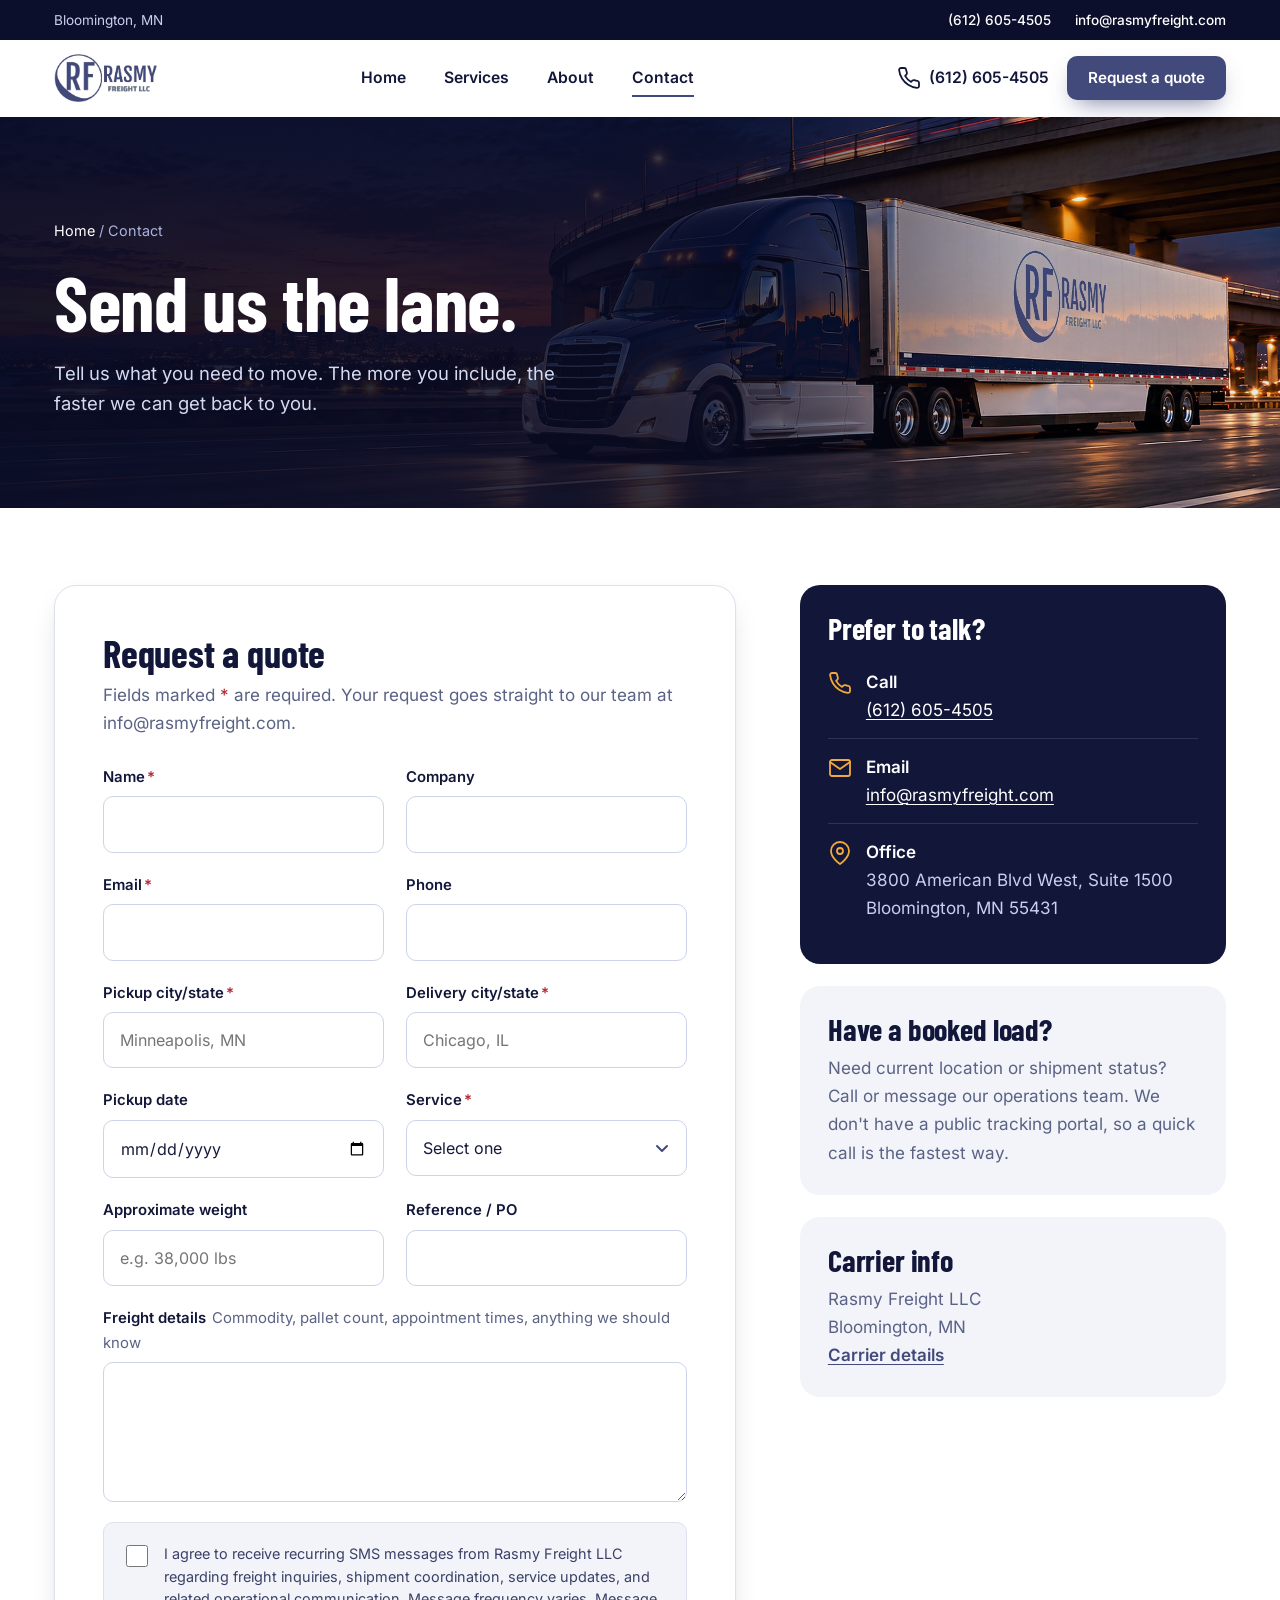
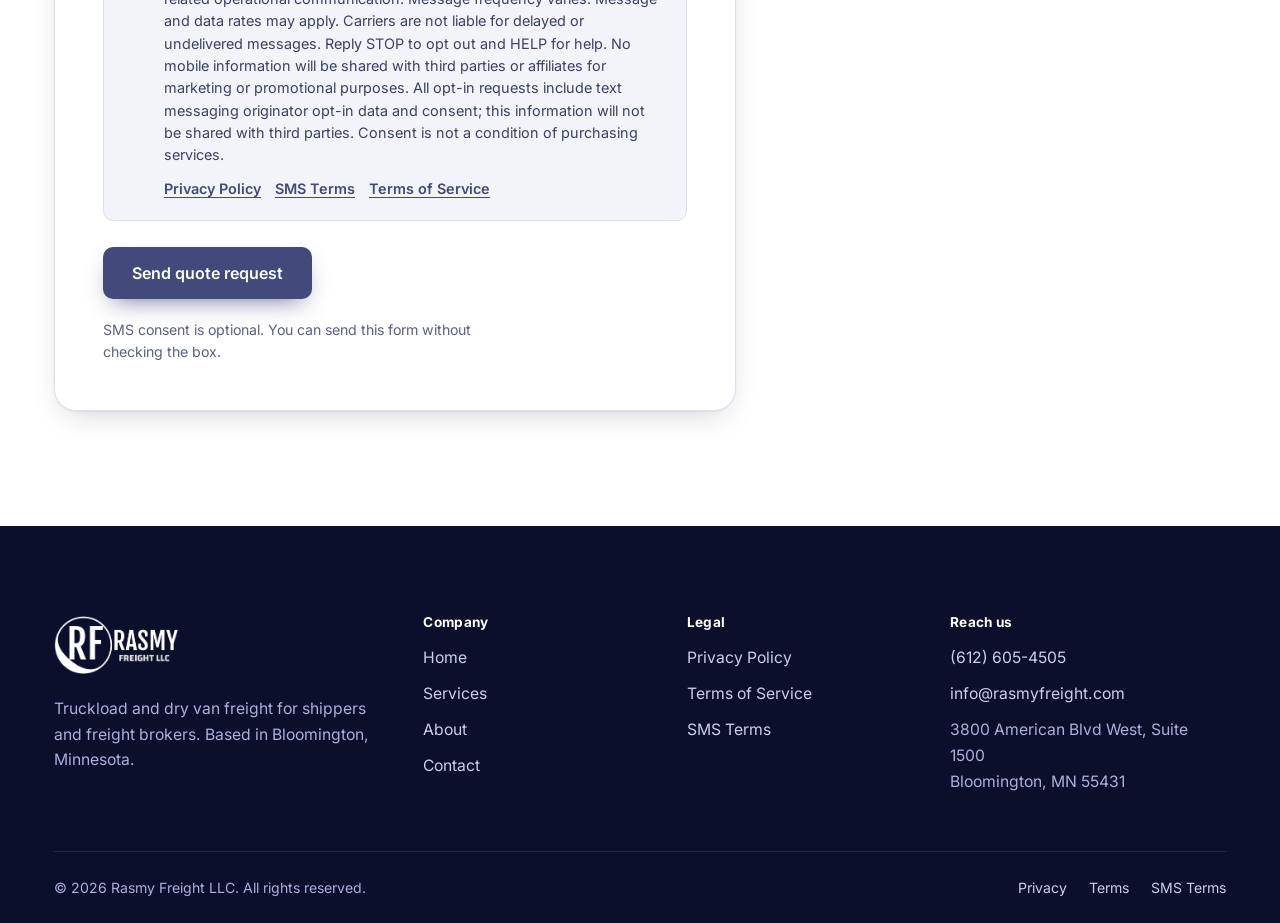
<file: contact.html>
<!doctype html>
<html lang="en">
<head>
<meta charset="utf-8">
<meta name="viewport" content="width=device-width, initial-scale=1">
<title>Request a Freight Quote | Rasmy Freight LLC</title>
<meta name="description" content="Send Rasmy Freight LLC your lane for a truckload or dry van quote. Call (612) 605-4505 or email info@rasmyfreight.com.">
<link rel="canonical" href="https://rasmyfreight.com/contact.html">
<meta name="theme-color" content="#12173A">
<meta property="og:type" content="website">
<meta property="og:site_name" content="Rasmy Freight LLC">
<meta property="og:title" content="Request a Freight Quote | Rasmy Freight LLC">
<meta property="og:description" content="Send Rasmy Freight LLC your lane for a truckload or dry van quote. Call (612) 605-4505 or email info@rasmyfreight.com.">
<meta property="og:url" content="https://rasmyfreight.com/contact.html">
<meta property="og:image" content="https://rasmyfreight.com/assets/img/og-image.png">
<meta name="twitter:card" content="summary_large_image">
<link rel="icon" href="favicon.ico" sizes="any">
<link rel="icon" type="image/png" sizes="32x32" href="favicon-32.png">
<link rel="icon" type="image/png" sizes="192x192" href="favicon-192.png">
<link rel="apple-touch-icon" href="apple-touch-icon.png">
<link rel="stylesheet" href="styles.css">
<script>document.documentElement.classList.add('js')</script>
<script type="application/ld+json">{"@context":"https://schema.org","@type":"Organization","name":"Rasmy Freight LLC","url":"https://rasmyfreight.com/","logo":"https://rasmyfreight.com/assets/logo/rasmy-logo.png","image":"https://rasmyfreight.com/assets/img/og-image.png","description":"Truckload and dry van freight carrier based in Bloomington, Minnesota, serving shippers and freight brokers.","email":"info@rasmyfreight.com","telephone":"+16126054505","address":{"@type":"PostalAddress","streetAddress":"3800 American Blvd West, Suite 1500","addressLocality":"Bloomington","addressRegion":"MN","postalCode":"55431","addressCountry":"US"},"contactPoint":[{"@type":"ContactPoint","telephone":"+16126054505","email":"info@rasmyfreight.com","contactType":"customer service","areaServed":"US","availableLanguage":"English"}]}</script>
</head>
<body>
<a class="skip" href="#main">Skip to content</a>
<div class="topbar"><div class="container">
  <div class="ids"><span>Bloomington, MN</span></div>
  <div class="contact"><a href="tel:+16126054505">(612) 605-4505</a><a href="mailto:info@rasmyfreight.com">info@rasmyfreight.com</a></div>
</div></div>
<header class="site-header" id="top"><div class="container nav">
  <a class="brand" href="index.html" aria-label="Rasmy Freight LLC, home"><img src="assets/logo/rasmy-logo.png" alt="Rasmy Freight LLC" width="104" height="48"></a>
  <nav class="nav-links" id="site-nav" aria-label="Main"><a class="link" href="index.html">Home</a><a class="link" href="services.html">Services</a><a class="link" href="about.html">About</a><a class="link" href="contact.html" aria-current="page">Contact</a>
    <div class="mobile-only"><a class="btn btn-line-dark" href="tel:+16126054505"><svg class="icon " viewBox="0 0 24 24" aria-hidden="true"><path d="M22 16.92v3a2 2 0 0 1-2.18 2 19.79 19.79 0 0 1-8.63-3.07 19.5 19.5 0 0 1-6-6 19.79 19.79 0 0 1-3.07-8.67A2 2 0 0 1 4.11 2h3a2 2 0 0 1 2 1.72 12.84 12.84 0 0 0 .7 2.81 2 2 0 0 1-.45 2.11L8.09 9.91a16 16 0 0 0 6 6l1.27-1.27a2 2 0 0 1 2.11-.45 12.84 12.84 0 0 0 2.81.7A2 2 0 0 1 22 16.92z"/></svg>Call</a><a class="btn btn-primary" href="contact.html">Request a quote</a></div>
  </nav>
  <div class="nav-cta"><a class="nav-phone" href="tel:+16126054505"><svg class="icon " viewBox="0 0 24 24" aria-hidden="true"><path d="M22 16.92v3a2 2 0 0 1-2.18 2 19.79 19.79 0 0 1-8.63-3.07 19.5 19.5 0 0 1-6-6 19.79 19.79 0 0 1-3.07-8.67A2 2 0 0 1 4.11 2h3a2 2 0 0 1 2 1.72 12.84 12.84 0 0 0 .7 2.81 2 2 0 0 1-.45 2.11L8.09 9.91a16 16 0 0 0 6 6l1.27-1.27a2 2 0 0 1 2.11-.45 12.84 12.84 0 0 0 2.81.7A2 2 0 0 1 22 16.92z"/></svg><span>(612) 605-4505</span></a><a class="btn btn-primary btn-sm" href="contact.html">Request a quote</a></div>
  <button class="nav-toggle" type="button" aria-expanded="false" aria-controls="site-nav" aria-label="Menu"><svg class="icon i-menu" viewBox="0 0 24 24" aria-hidden="true"><line x1="3" y1="7" x2="21" y2="7"/><line x1="3" y1="12" x2="21" y2="12"/><line x1="3" y1="17" x2="21" y2="17"/></svg><svg class="icon i-close" viewBox="0 0 24 24" aria-hidden="true"><line x1="5" y1="5" x2="19" y2="19"/><line x1="19" y1="5" x2="5" y2="19"/></svg></button>
</div></header>
<main id="main">
<section class="page-hero full">
  <img src="assets/img/interstate-photo.jpg" alt="" style="object-position:50% 75%" width="2400" height="1351">
  <div class="container">
    <div class="crumbs"><a href="index.html">Home</a> / Contact</div>
    <h1>Send us the lane.</h1>
    <p>Tell us what you need to move. The more you include, the faster we can get back to you.</p>
  </div>
</section>
<section class="section" style="padding-top:clamp(48px,6vw,88px)"><div class="container contact-grid">
  <div class="form-card">
    <h2>Request a quote</h2>
    <p>Fields marked <span style="color:#B4232F">*</span> are required. Your request goes straight to our team at info@rasmyfreight.com.</p>
    <form id="quote-form" class="fgrid" action="https://formsubmit.co/info@rasmyfreight.com" method="POST" accept-charset="UTF-8">
      <input type="hidden" name="_subject" value="New freight quote request from rasmyfreight.com">
      <input type="hidden" name="_template" value="table">
      <input type="hidden" name="_captcha" value="false">
      <input type="hidden" id="next-url" name="_next" value="https://rasmyfreight.com/thank-you.html">
      <input type="hidden" name="Consent text version" value="September 23, 2026">
      <div class="hp" aria-hidden="true"><label>Leave this field empty<input type="text" name="_honey" tabindex="-1" autocomplete="off"></label></div>

      <div class="field"><label for="f-name">Name<span class="req">*</span></label><input id="f-name" name="Name" type="text" autocomplete="name" required></div>
      <div class="field"><label for="f-company">Company</label><input id="f-company" name="Company" type="text" autocomplete="organization"></div>
      <div class="field"><label for="f-email">Email<span class="req">*</span></label><input id="f-email" name="email" type="email" autocomplete="email" required></div>
      <div class="field"><label for="f-phone">Phone</label><input id="f-phone" name="Phone" type="tel" autocomplete="tel" inputmode="tel"></div>
      <div class="field"><label for="f-pu">Pickup city/state<span class="req">*</span></label><input id="f-pu" name="Pickup city and state" type="text" placeholder="Minneapolis, MN" required></div>
      <div class="field"><label for="f-del">Delivery city/state<span class="req">*</span></label><input id="f-del" name="Delivery city and state" type="text" placeholder="Chicago, IL" required></div>
      <div class="field"><label for="f-date">Pickup date</label><input id="f-date" name="Pickup date" type="date"></div>
      <div class="field"><label for="f-service">Service<span class="req">*</span></label>
        <select id="f-service" name="Service" required>
          <option value="" selected disabled>Select one</option>
          <option>Full truckload</option><option>Dry van freight</option><option>Dedicated or recurring lane</option><option>Time-sensitive freight</option><option>Not sure yet</option>
        </select></div>
      <div class="field"><label for="f-weight">Approximate weight</label><input id="f-weight" name="Approximate weight" type="text" placeholder="e.g. 38,000 lbs"></div>
      <div class="field"><label for="f-ref">Reference / PO</label><input id="f-ref" name="Reference or PO" type="text"></div>
      <div class="field full"><label for="f-details">Freight details<span class="opt">Commodity, pallet count, appointment times, anything we should know</span></label><textarea id="f-details" name="Freight details"></textarea></div>

      <div class="consent">
        <label for="f-sms"><input id="f-sms" type="checkbox" name="SMS consent" value="YES - opted in to SMS from Rasmy Freight LLC (optional checkbox on contact form)">
          <span>I agree to receive recurring SMS messages from Rasmy Freight LLC regarding freight inquiries, shipment coordination, service updates, and related operational communication. Message frequency varies. Message and data rates may apply. Carriers are not liable for delayed or undelivered messages. Reply STOP to opt out and HELP for help. No mobile information will be shared with third parties or affiliates for marketing or promotional purposes. All opt-in requests include text messaging originator opt-in data and consent; this information will not be shared with third parties. Consent is not a condition of purchasing services.</span></label>
        <span class="links" style="font-size:.9rem;margin-left:38px"><a href="privacy-policy.html" target="_blank" rel="noopener">Privacy Policy</a><a href="terms.html#sms" target="_blank" rel="noopener">SMS Terms</a><a href="terms.html" target="_blank" rel="noopener">Terms of Service</a></span>
      </div>
      <div class="form-msg" id="form-msg" role="alert"></div>
      <div class="form-foot"><button class="btn btn-primary" type="submit">Send quote request</button><small>SMS consent is optional. You can send this form without checking the box.</small></div>
    </form>
  </div>
  <aside class="aside" aria-label="Other ways to reach us">
    <div class="box"><h3>Prefer to talk?</h3>
      <div class="row"><svg class="icon " viewBox="0 0 24 24" aria-hidden="true"><path d="M22 16.92v3a2 2 0 0 1-2.18 2 19.79 19.79 0 0 1-8.63-3.07 19.5 19.5 0 0 1-6-6 19.79 19.79 0 0 1-3.07-8.67A2 2 0 0 1 4.11 2h3a2 2 0 0 1 2 1.72 12.84 12.84 0 0 0 .7 2.81 2 2 0 0 1-.45 2.11L8.09 9.91a16 16 0 0 0 6 6l1.27-1.27a2 2 0 0 1 2.11-.45 12.84 12.84 0 0 0 2.81.7A2 2 0 0 1 22 16.92z"/></svg><div><b>Call</b><a href="tel:+16126054505">(612) 605-4505</a></div></div>
      <div class="row"><svg class="icon " viewBox="0 0 24 24" aria-hidden="true"><rect x="2" y="4" width="20" height="16" rx="2"/><polyline points="22 6 12 13 2 6"/></svg><div><b>Email</b><a href="mailto:info@rasmyfreight.com">info@rasmyfreight.com</a></div></div>
      <div class="row"><svg class="icon " viewBox="0 0 24 24" aria-hidden="true"><path d="M21 10c0 7-9 13-9 13s-9-6-9-13a9 9 0 0 1 18 0z"/><circle cx="12" cy="10" r="3"/></svg><div><b>Office</b>3800 American Blvd West, Suite 1500<br>Bloomington, MN 55431</div></div>
    </div>
    <div class="box light"><h3>Have a booked load?</h3><p>Need current location or shipment status? Call or message our operations team. We don't have a public tracking portal, so a quick call is the fastest way.</p></div>
    <div class="box light"><h3>Carrier info</h3><p>Rasmy Freight LLC<br>Bloomington, MN<br><a href="about.html#carrier">Carrier details</a></p></div>
  </aside>
</div></section>
</main>
<footer class="footer"><div class="container">
  <div class="footer-grid">
    <div>
      <a href="index.html" aria-label="Rasmy Freight LLC, home"><img src="assets/logo/rasmy-logo-white.png" alt="Rasmy Freight LLC" width="125" height="58"></a>
      <p>Truckload and dry van freight for shippers and freight brokers. Based in Bloomington, Minnesota.</p>
    </div>
    <div><h4>Company</h4><ul><li><a href="index.html">Home</a></li><li><a href="services.html">Services</a></li><li><a href="about.html">About</a></li><li><a href="contact.html">Contact</a></li></ul></div>
    <div><h4>Legal</h4><ul><li><a href="privacy-policy.html">Privacy Policy</a></li><li><a href="terms.html">Terms of Service</a></li><li><a href="terms.html#sms">SMS Terms</a></li></ul></div>
    <div><h4>Reach us</h4><ul>
      <li><a href="tel:+16126054505">(612) 605-4505</a></li>
      <li><a href="mailto:info@rasmyfreight.com">info@rasmyfreight.com</a></li>
      <li>3800 American Blvd West, Suite 1500<br>Bloomington, MN 55431</li></ul></div>
  </div>
  <div class="footer-bottom"><span>&copy; <span data-year>2026</span> Rasmy Freight LLC. All rights reserved.</span>
  <nav aria-label="Legal"><a href="privacy-policy.html">Privacy</a><a href="terms.html">Terms</a><a href="terms.html#sms">SMS Terms</a></nav></div>
</div></footer>
<script src="script.js"></script>
</body>
</html>
</file>
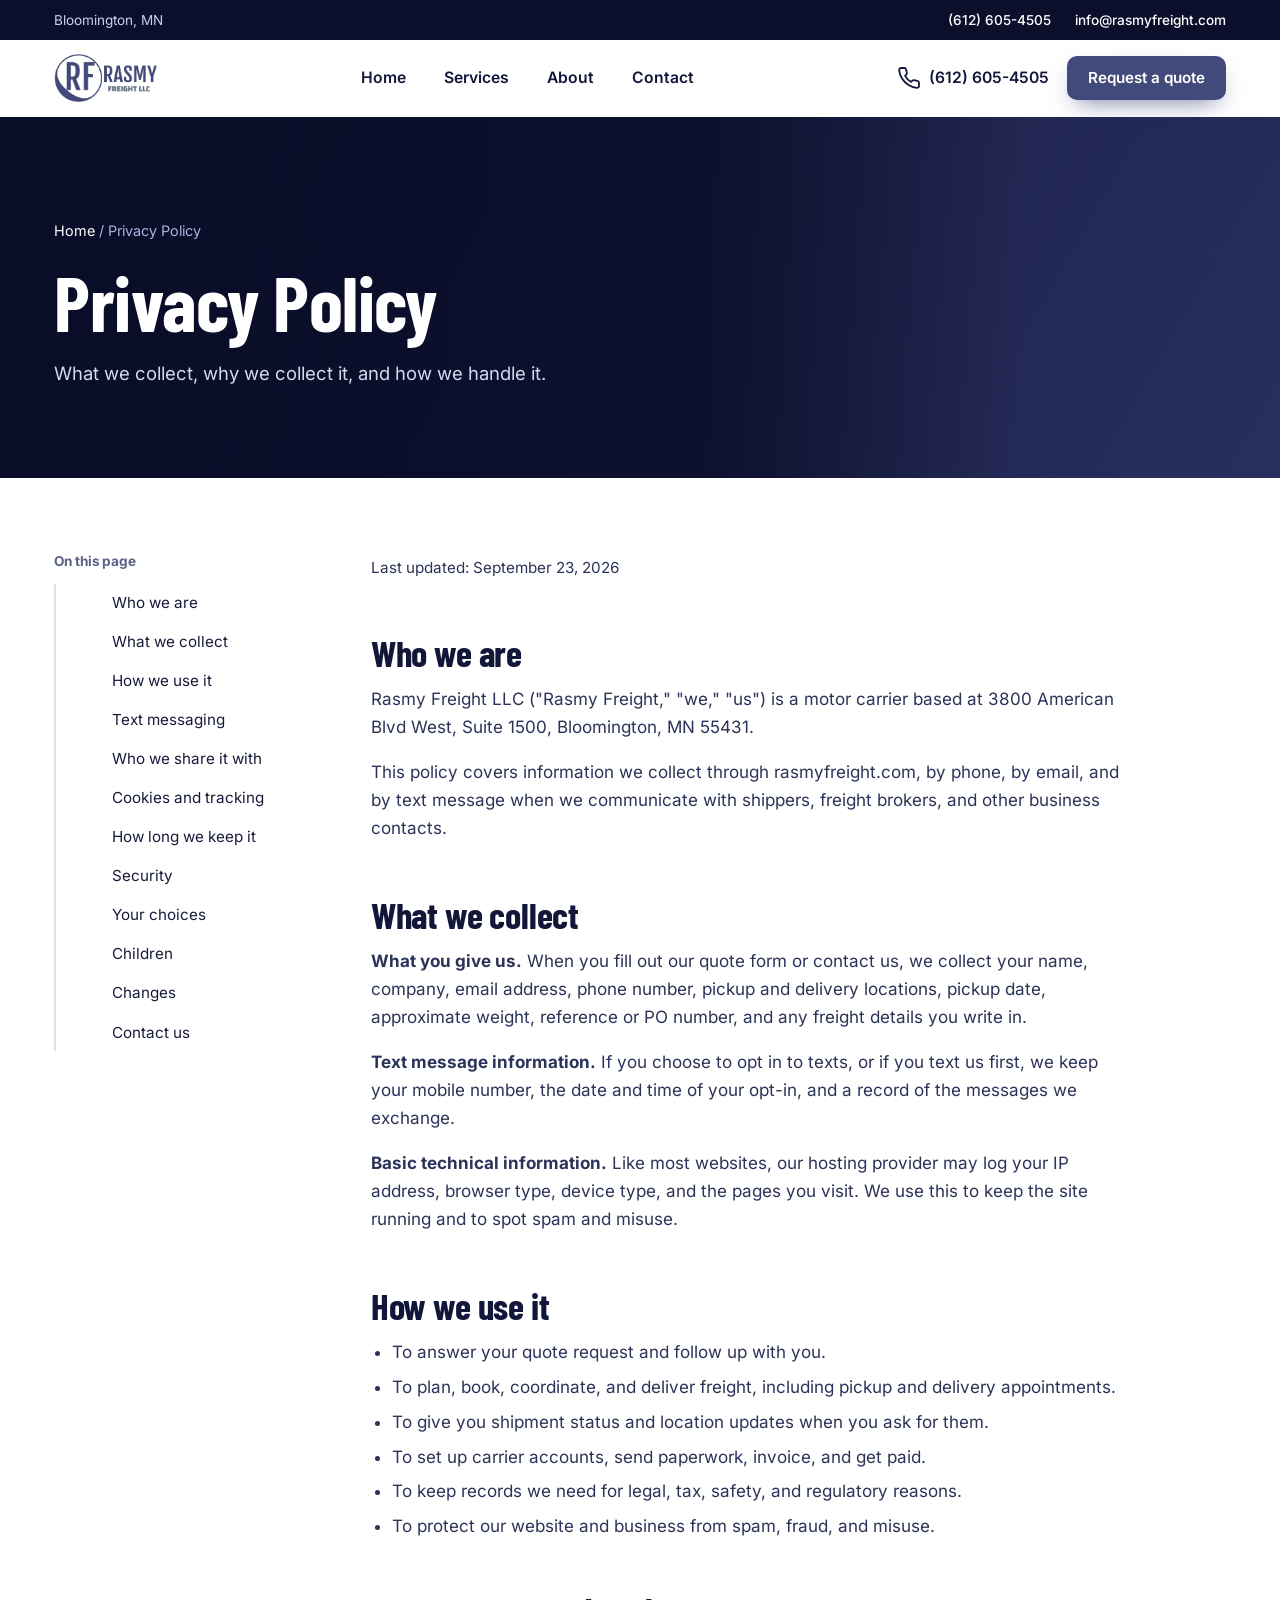
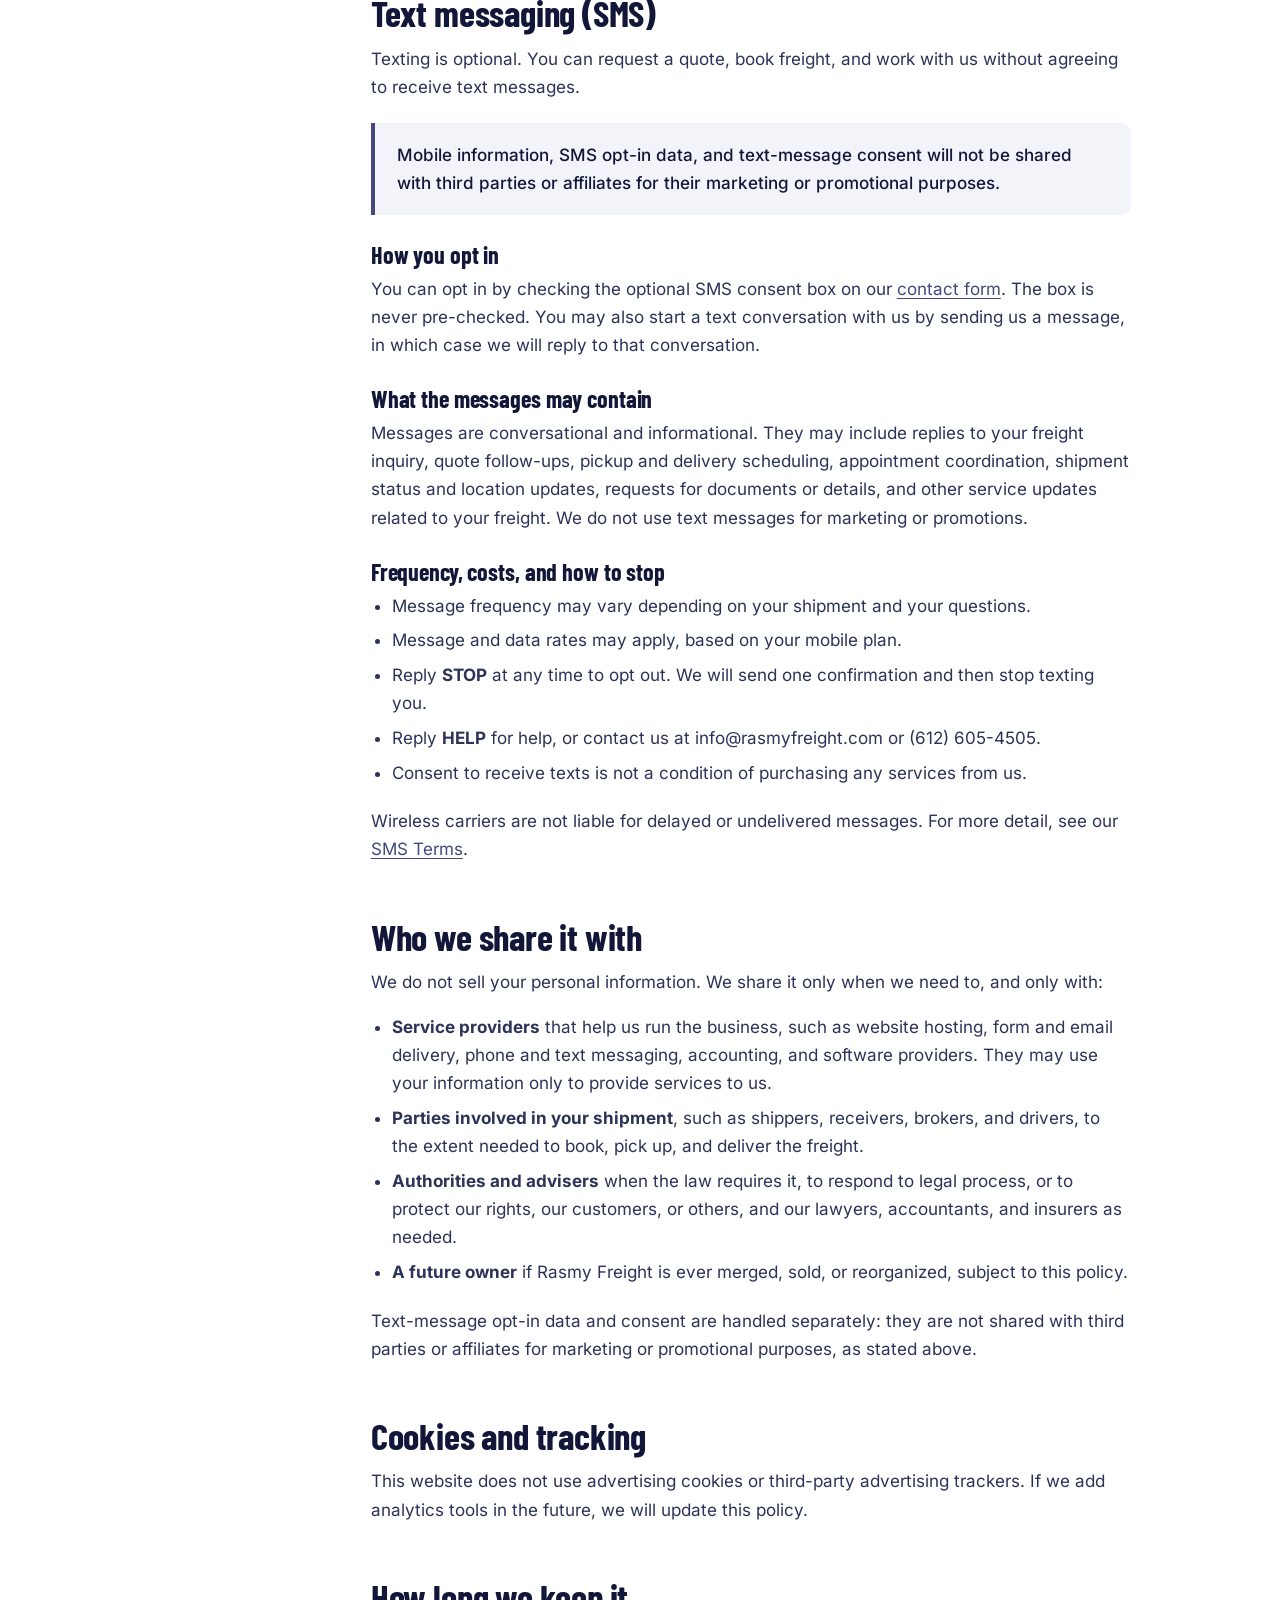
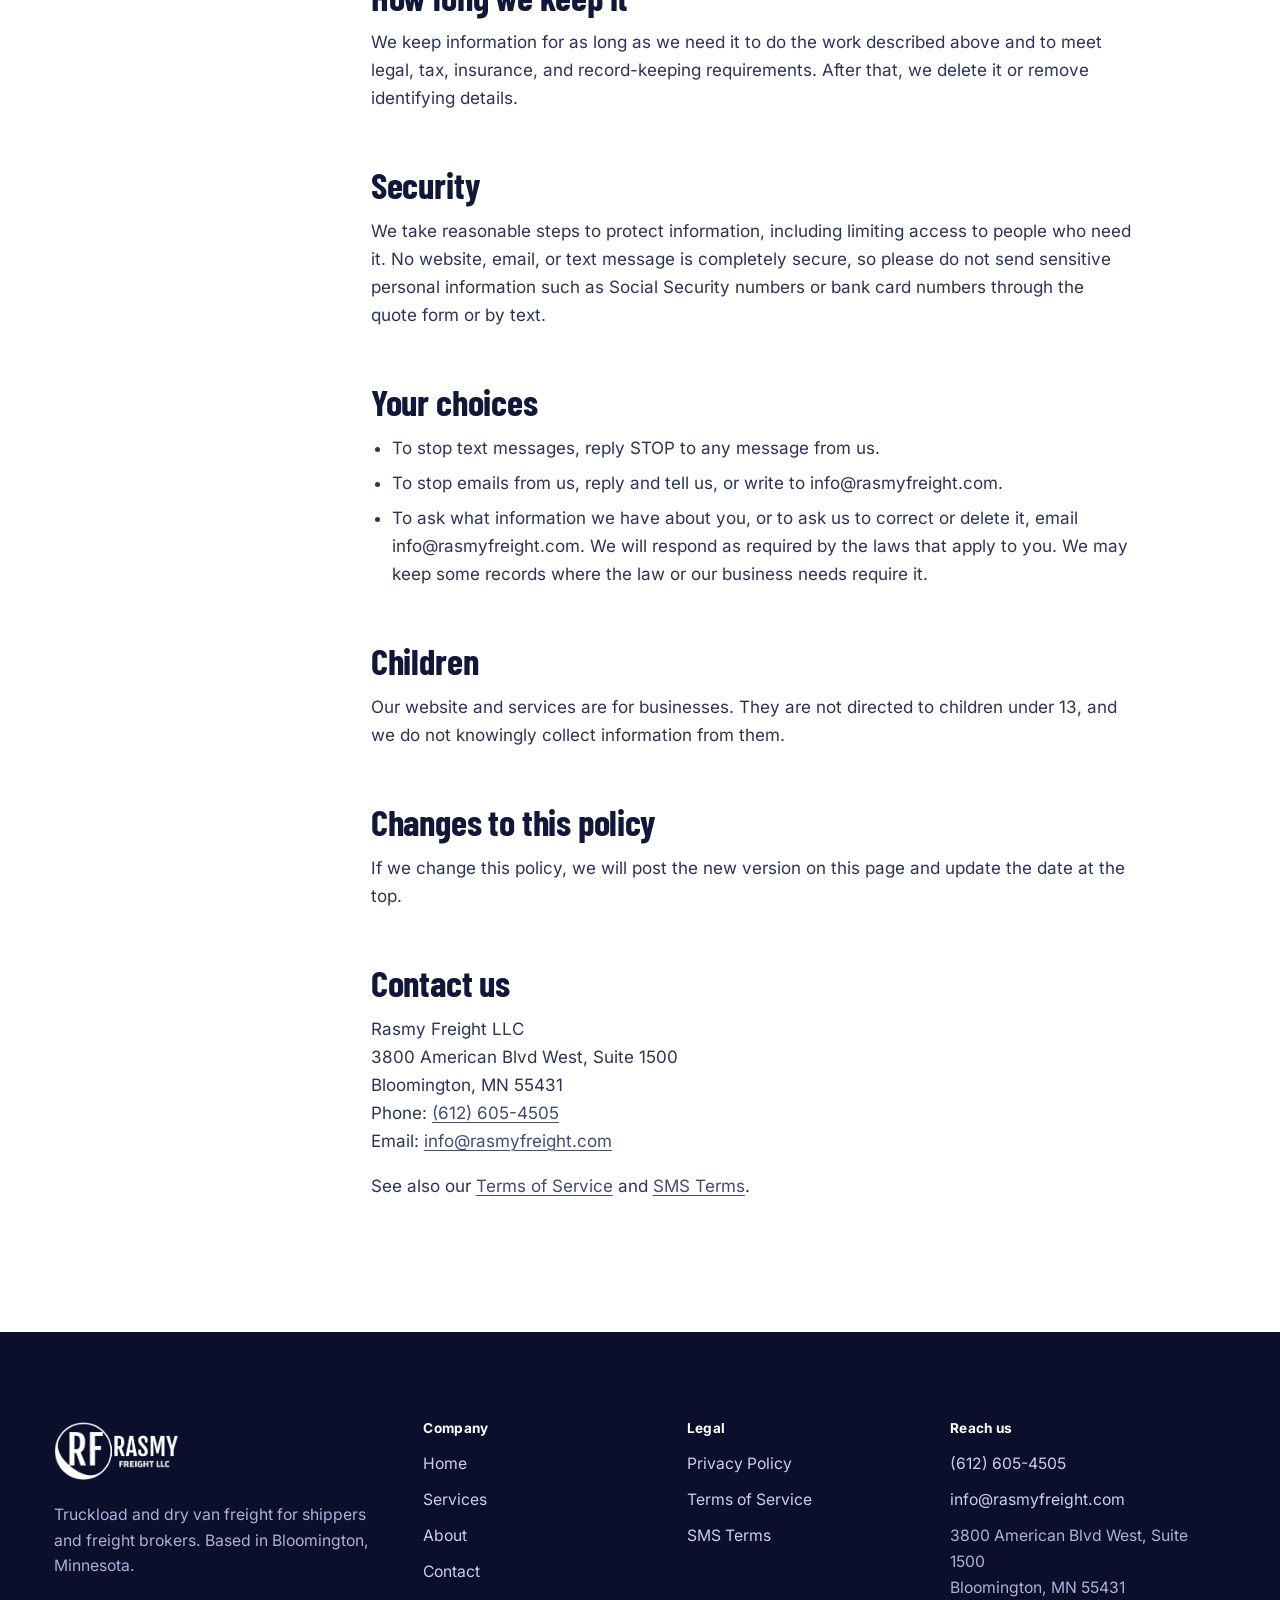
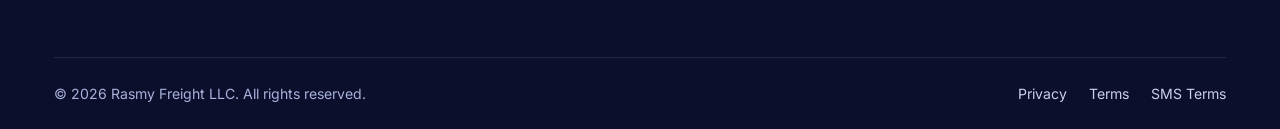
<file: privacy-policy.html>
<!doctype html>
<html lang="en">
<head>
<meta charset="utf-8">
<meta name="viewport" content="width=device-width, initial-scale=1">
<title>Privacy Policy | Rasmy Freight LLC</title>
<meta name="description" content="How Rasmy Freight LLC collects, uses, and protects personal information, including SMS opt-in data and text-message consent.">
<link rel="canonical" href="https://rasmyfreight.com/privacy-policy.html">
<meta name="theme-color" content="#12173A">
<meta property="og:type" content="website">
<meta property="og:site_name" content="Rasmy Freight LLC">
<meta property="og:title" content="Privacy Policy | Rasmy Freight LLC">
<meta property="og:description" content="How Rasmy Freight LLC collects, uses, and protects personal information, including SMS opt-in data and text-message consent.">
<meta property="og:url" content="https://rasmyfreight.com/privacy-policy.html">
<meta property="og:image" content="https://rasmyfreight.com/assets/img/og-image.png">
<meta name="twitter:card" content="summary_large_image">
<link rel="icon" href="favicon.ico" sizes="any">
<link rel="icon" type="image/png" sizes="32x32" href="favicon-32.png">
<link rel="icon" type="image/png" sizes="192x192" href="favicon-192.png">
<link rel="apple-touch-icon" href="apple-touch-icon.png">
<link rel="stylesheet" href="styles.css">
<script>document.documentElement.classList.add('js')</script>
<script type="application/ld+json">{"@context":"https://schema.org","@type":"Organization","name":"Rasmy Freight LLC","url":"https://rasmyfreight.com/","logo":"https://rasmyfreight.com/assets/logo/rasmy-logo.png","image":"https://rasmyfreight.com/assets/img/og-image.png","description":"Truckload and dry van freight carrier based in Bloomington, Minnesota, serving shippers and freight brokers.","email":"info@rasmyfreight.com","telephone":"+16126054505","address":{"@type":"PostalAddress","streetAddress":"3800 American Blvd West, Suite 1500","addressLocality":"Bloomington","addressRegion":"MN","postalCode":"55431","addressCountry":"US"},"contactPoint":[{"@type":"ContactPoint","telephone":"+16126054505","email":"info@rasmyfreight.com","contactType":"customer service","areaServed":"US","availableLanguage":"English"}]}</script>
</head>
<body>
<a class="skip" href="#main">Skip to content</a>
<div class="topbar"><div class="container">
  <div class="ids"><span>Bloomington, MN</span></div>
  <div class="contact"><a href="tel:+16126054505">(612) 605-4505</a><a href="mailto:info@rasmyfreight.com">info@rasmyfreight.com</a></div>
</div></div>
<header class="site-header" id="top"><div class="container nav">
  <a class="brand" href="index.html" aria-label="Rasmy Freight LLC, home"><img src="assets/logo/rasmy-logo.png" alt="Rasmy Freight LLC" width="104" height="48"></a>
  <nav class="nav-links" id="site-nav" aria-label="Main"><a class="link" href="index.html">Home</a><a class="link" href="services.html">Services</a><a class="link" href="about.html">About</a><a class="link" href="contact.html">Contact</a>
    <div class="mobile-only"><a class="btn btn-line-dark" href="tel:+16126054505"><svg class="icon " viewBox="0 0 24 24" aria-hidden="true"><path d="M22 16.92v3a2 2 0 0 1-2.18 2 19.79 19.79 0 0 1-8.63-3.07 19.5 19.5 0 0 1-6-6 19.79 19.79 0 0 1-3.07-8.67A2 2 0 0 1 4.11 2h3a2 2 0 0 1 2 1.72 12.84 12.84 0 0 0 .7 2.81 2 2 0 0 1-.45 2.11L8.09 9.91a16 16 0 0 0 6 6l1.27-1.27a2 2 0 0 1 2.11-.45 12.84 12.84 0 0 0 2.81.7A2 2 0 0 1 22 16.92z"/></svg>Call</a><a class="btn btn-primary" href="contact.html">Request a quote</a></div>
  </nav>
  <div class="nav-cta"><a class="nav-phone" href="tel:+16126054505"><svg class="icon " viewBox="0 0 24 24" aria-hidden="true"><path d="M22 16.92v3a2 2 0 0 1-2.18 2 19.79 19.79 0 0 1-8.63-3.07 19.5 19.5 0 0 1-6-6 19.79 19.79 0 0 1-3.07-8.67A2 2 0 0 1 4.11 2h3a2 2 0 0 1 2 1.72 12.84 12.84 0 0 0 .7 2.81 2 2 0 0 1-.45 2.11L8.09 9.91a16 16 0 0 0 6 6l1.27-1.27a2 2 0 0 1 2.11-.45 12.84 12.84 0 0 0 2.81.7A2 2 0 0 1 22 16.92z"/></svg><span>(612) 605-4505</span></a><a class="btn btn-primary btn-sm" href="contact.html">Request a quote</a></div>
  <button class="nav-toggle" type="button" aria-expanded="false" aria-controls="site-nav" aria-label="Menu"><svg class="icon i-menu" viewBox="0 0 24 24" aria-hidden="true"><line x1="3" y1="7" x2="21" y2="7"/><line x1="3" y1="12" x2="21" y2="12"/><line x1="3" y1="17" x2="21" y2="17"/></svg><svg class="icon i-close" viewBox="0 0 24 24" aria-hidden="true"><line x1="5" y1="5" x2="19" y2="19"/><line x1="19" y1="5" x2="5" y2="19"/></svg></button>
</div></header>
<main id="main">
<section class="page-hero" style="background:linear-gradient(120deg,var(--navy),var(--blue-700))"><div class="container">
  <div class="crumbs"><a href="index.html">Home</a> / Privacy Policy</div><h1>Privacy Policy</h1><p>What we collect, why we collect it, and how we handle it.</p></div></section>
<section class="section" style="padding-top:clamp(48px,6vw,88px)"><div class="container legal">
<nav class="toc" aria-label="On this page"><h2>On this page</h2><ol>
<li><a href="#who">Who we are</a></li><li><a href="#collect">What we collect</a></li><li><a href="#use">How we use it</a></li><li><a href="#sms">Text messaging</a></li><li><a href="#share">Who we share it with</a></li><li><a href="#cookies">Cookies and tracking</a></li><li><a href="#keep">How long we keep it</a></li><li><a href="#security">Security</a></li><li><a href="#choices">Your choices</a></li><li><a href="#children">Children</a></li><li><a href="#changes">Changes</a></li><li><a href="#contact-us">Contact us</a></li></ol></nav>
<article class="prose">
<p class="meta" style="margin-top:0">Last updated: September 23, 2026</p>

<h2 id="who">Who we are</h2>
<p>Rasmy Freight LLC ("Rasmy Freight," "we," "us") is a motor carrier based at 3800 American Blvd West, Suite 1500, Bloomington, MN 55431.</p>
<p>This policy covers information we collect through rasmyfreight.com, by phone, by email, and by text message when we communicate with shippers, freight brokers, and other business contacts.</p>

<h2 id="collect">What we collect</h2>
<p><strong>What you give us.</strong> When you fill out our quote form or contact us, we collect your name, company, email address, phone number, pickup and delivery locations, pickup date, approximate weight, reference or PO number, and any freight details you write in.</p>
<p><strong>Text message information.</strong> If you choose to opt in to texts, or if you text us first, we keep your mobile number, the date and time of your opt-in, and a record of the messages we exchange.</p>
<p><strong>Basic technical information.</strong> Like most websites, our hosting provider may log your IP address, browser type, device type, and the pages you visit. We use this to keep the site running and to spot spam and misuse.</p>

<h2 id="use">How we use it</h2>
<ul>
<li>To answer your quote request and follow up with you.</li>
<li>To plan, book, coordinate, and deliver freight, including pickup and delivery appointments.</li>
<li>To give you shipment status and location updates when you ask for them.</li>
<li>To set up carrier accounts, send paperwork, invoice, and get paid.</li>
<li>To keep records we need for legal, tax, safety, and regulatory reasons.</li>
<li>To protect our website and business from spam, fraud, and misuse.</li>
</ul>

<h2 id="sms">Text messaging (SMS)</h2>
<p>Texting is optional. You can request a quote, book freight, and work with us without agreeing to receive text messages.</p>
<div class="callout"><p>Mobile information, SMS opt-in data, and text-message consent will not be shared with third parties or affiliates for their marketing or promotional purposes.</p></div>
<h3>How you opt in</h3>
<p>You can opt in by checking the optional SMS consent box on our <a href="contact.html">contact form</a>. The box is never pre-checked. You may also start a text conversation with us by sending us a message, in which case we will reply to that conversation.</p>
<h3>What the messages may contain</h3>
<p>Messages are conversational and informational. They may include replies to your freight inquiry, quote follow-ups, pickup and delivery scheduling, appointment coordination, shipment status and location updates, requests for documents or details, and other service updates related to your freight. We do not use text messages for marketing or promotions.</p>
<h3>Frequency, costs, and how to stop</h3>
<ul>
<li>Message frequency may vary depending on your shipment and your questions.</li>
<li>Message and data rates may apply, based on your mobile plan.</li>
<li>Reply <strong>STOP</strong> at any time to opt out. We will send one confirmation and then stop texting you.</li>
<li>Reply <strong>HELP</strong> for help, or contact us at info@rasmyfreight.com or (612) 605-4505.</li>
<li>Consent to receive texts is not a condition of purchasing any services from us.</li>
</ul>
<p>Wireless carriers are not liable for delayed or undelivered messages. For more detail, see our <a href="terms.html#sms">SMS Terms</a>.</p>

<h2 id="share">Who we share it with</h2>
<p>We do not sell your personal information. We share it only when we need to, and only with:</p>
<ul>
<li><strong>Service providers</strong> that help us run the business, such as website hosting, form and email delivery, phone and text messaging, accounting, and software providers. They may use your information only to provide services to us.</li>
<li><strong>Parties involved in your shipment</strong>, such as shippers, receivers, brokers, and drivers, to the extent needed to book, pick up, and deliver the freight.</li>
<li><strong>Authorities and advisers</strong> when the law requires it, to respond to legal process, or to protect our rights, our customers, or others, and our lawyers, accountants, and insurers as needed.</li>
<li><strong>A future owner</strong> if Rasmy Freight is ever merged, sold, or reorganized, subject to this policy.</li>
</ul>
<p>Text-message opt-in data and consent are handled separately: they are not shared with third parties or affiliates for marketing or promotional purposes, as stated above.</p>

<h2 id="cookies">Cookies and tracking</h2>
<p>This website does not use advertising cookies or third-party advertising trackers. If we add analytics tools in the future, we will update this policy.</p>

<h2 id="keep">How long we keep it</h2>
<p>We keep information for as long as we need it to do the work described above and to meet legal, tax, insurance, and record-keeping requirements. After that, we delete it or remove identifying details.</p>

<h2 id="security">Security</h2>
<p>We take reasonable steps to protect information, including limiting access to people who need it. No website, email, or text message is completely secure, so please do not send sensitive personal information such as Social Security numbers or bank card numbers through the quote form or by text.</p>

<h2 id="choices">Your choices</h2>
<ul>
<li>To stop text messages, reply STOP to any message from us.</li>
<li>To stop emails from us, reply and tell us, or write to info@rasmyfreight.com.</li>
<li>To ask what information we have about you, or to ask us to correct or delete it, email info@rasmyfreight.com. We will respond as required by the laws that apply to you. We may keep some records where the law or our business needs require it.</li>
</ul>

<h2 id="children">Children</h2>
<p>Our website and services are for businesses. They are not directed to children under 13, and we do not knowingly collect information from them.</p>

<h2 id="changes">Changes to this policy</h2>
<p>If we change this policy, we will post the new version on this page and update the date at the top.</p>

<h2 id="contact-us">Contact us</h2>
<p>Rasmy Freight LLC<br>3800 American Blvd West, Suite 1500<br>Bloomington, MN 55431<br>Phone: <a href="tel:+16126054505">(612) 605-4505</a><br>Email: <a href="mailto:info@rasmyfreight.com">info@rasmyfreight.com</a></p>
<p>See also our <a href="terms.html">Terms of Service</a> and <a href="terms.html#sms">SMS Terms</a>.</p>
</article></div></section>
</main>
<footer class="footer"><div class="container">
  <div class="footer-grid">
    <div>
      <a href="index.html" aria-label="Rasmy Freight LLC, home"><img src="assets/logo/rasmy-logo-white.png" alt="Rasmy Freight LLC" width="125" height="58"></a>
      <p>Truckload and dry van freight for shippers and freight brokers. Based in Bloomington, Minnesota.</p>
    </div>
    <div><h4>Company</h4><ul><li><a href="index.html">Home</a></li><li><a href="services.html">Services</a></li><li><a href="about.html">About</a></li><li><a href="contact.html">Contact</a></li></ul></div>
    <div><h4>Legal</h4><ul><li><a href="privacy-policy.html">Privacy Policy</a></li><li><a href="terms.html">Terms of Service</a></li><li><a href="terms.html#sms">SMS Terms</a></li></ul></div>
    <div><h4>Reach us</h4><ul>
      <li><a href="tel:+16126054505">(612) 605-4505</a></li>
      <li><a href="mailto:info@rasmyfreight.com">info@rasmyfreight.com</a></li>
      <li>3800 American Blvd West, Suite 1500<br>Bloomington, MN 55431</li></ul></div>
  </div>
  <div class="footer-bottom"><span>&copy; <span data-year>2026</span> Rasmy Freight LLC. All rights reserved.</span>
  <nav aria-label="Legal"><a href="privacy-policy.html">Privacy</a><a href="terms.html">Terms</a><a href="terms.html#sms">SMS Terms</a></nav></div>
</div></footer>
<script src="script.js"></script>
</body>
</html>
</file>
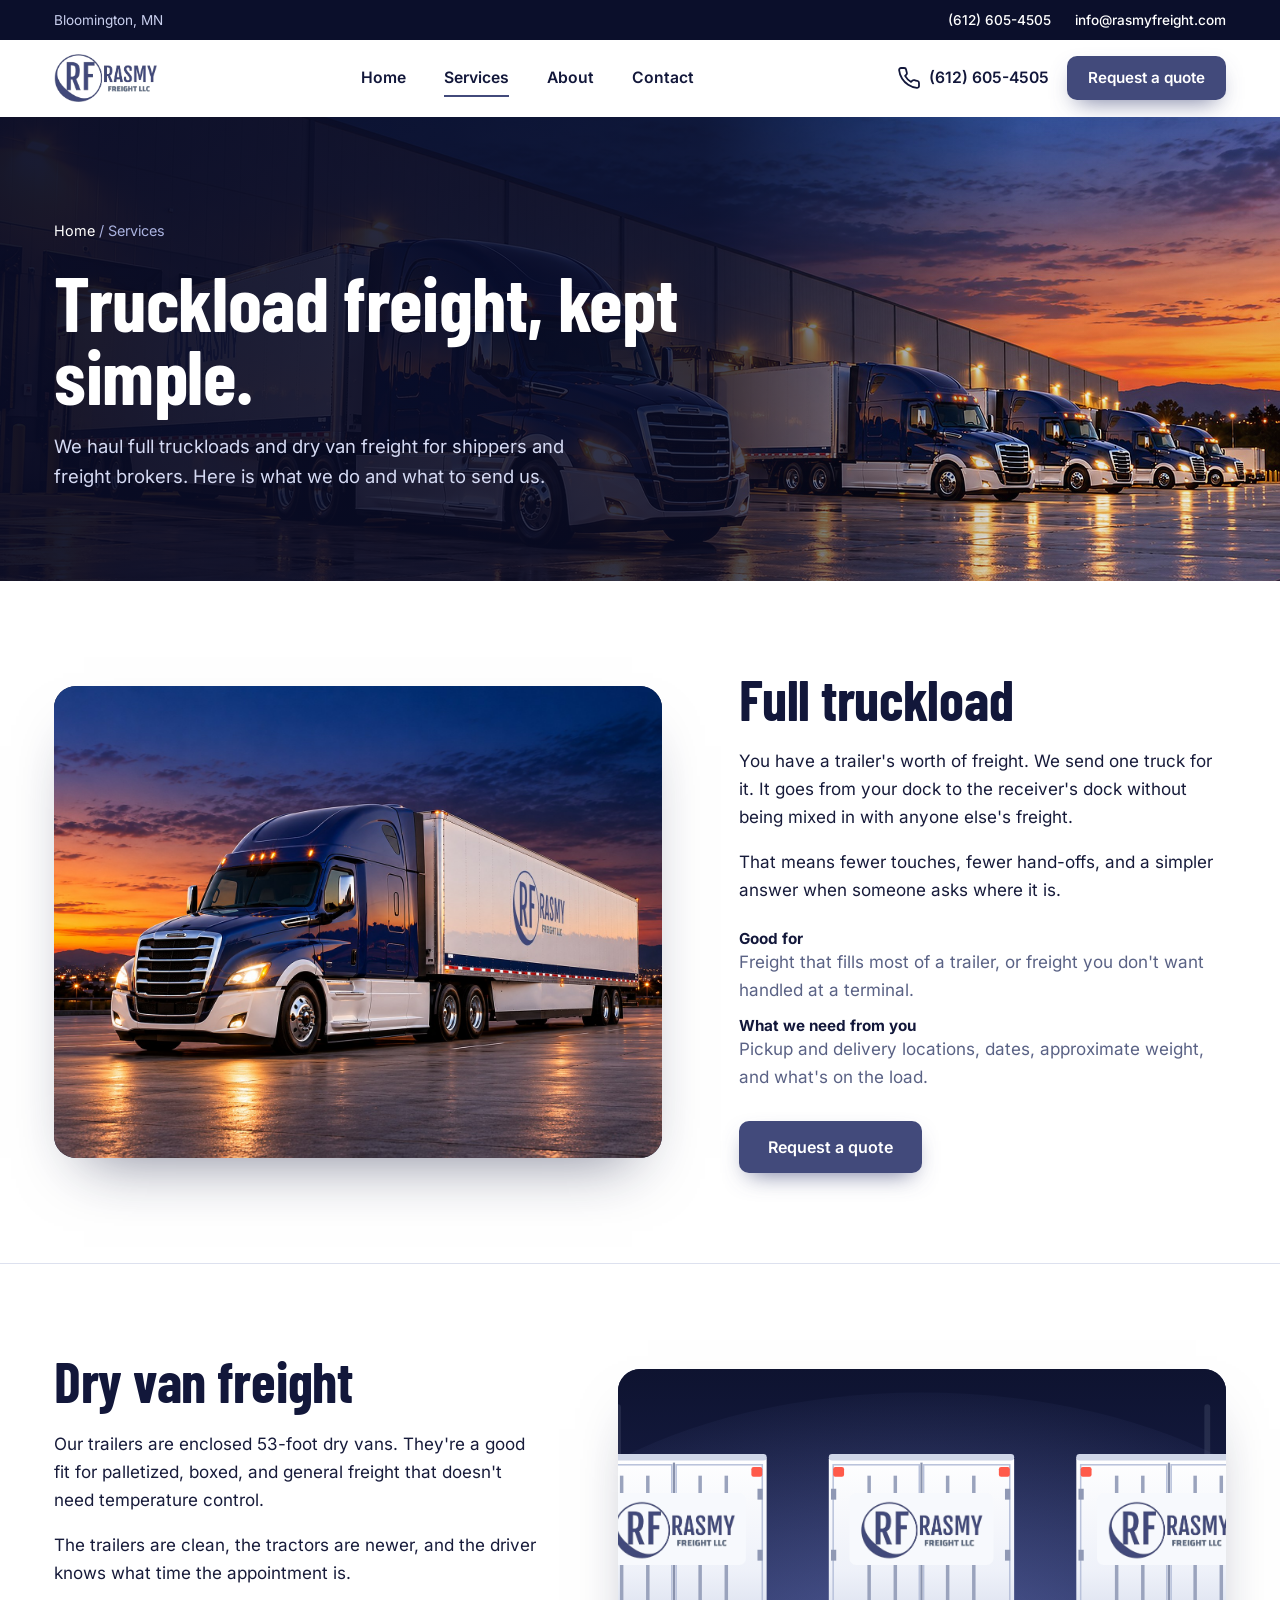
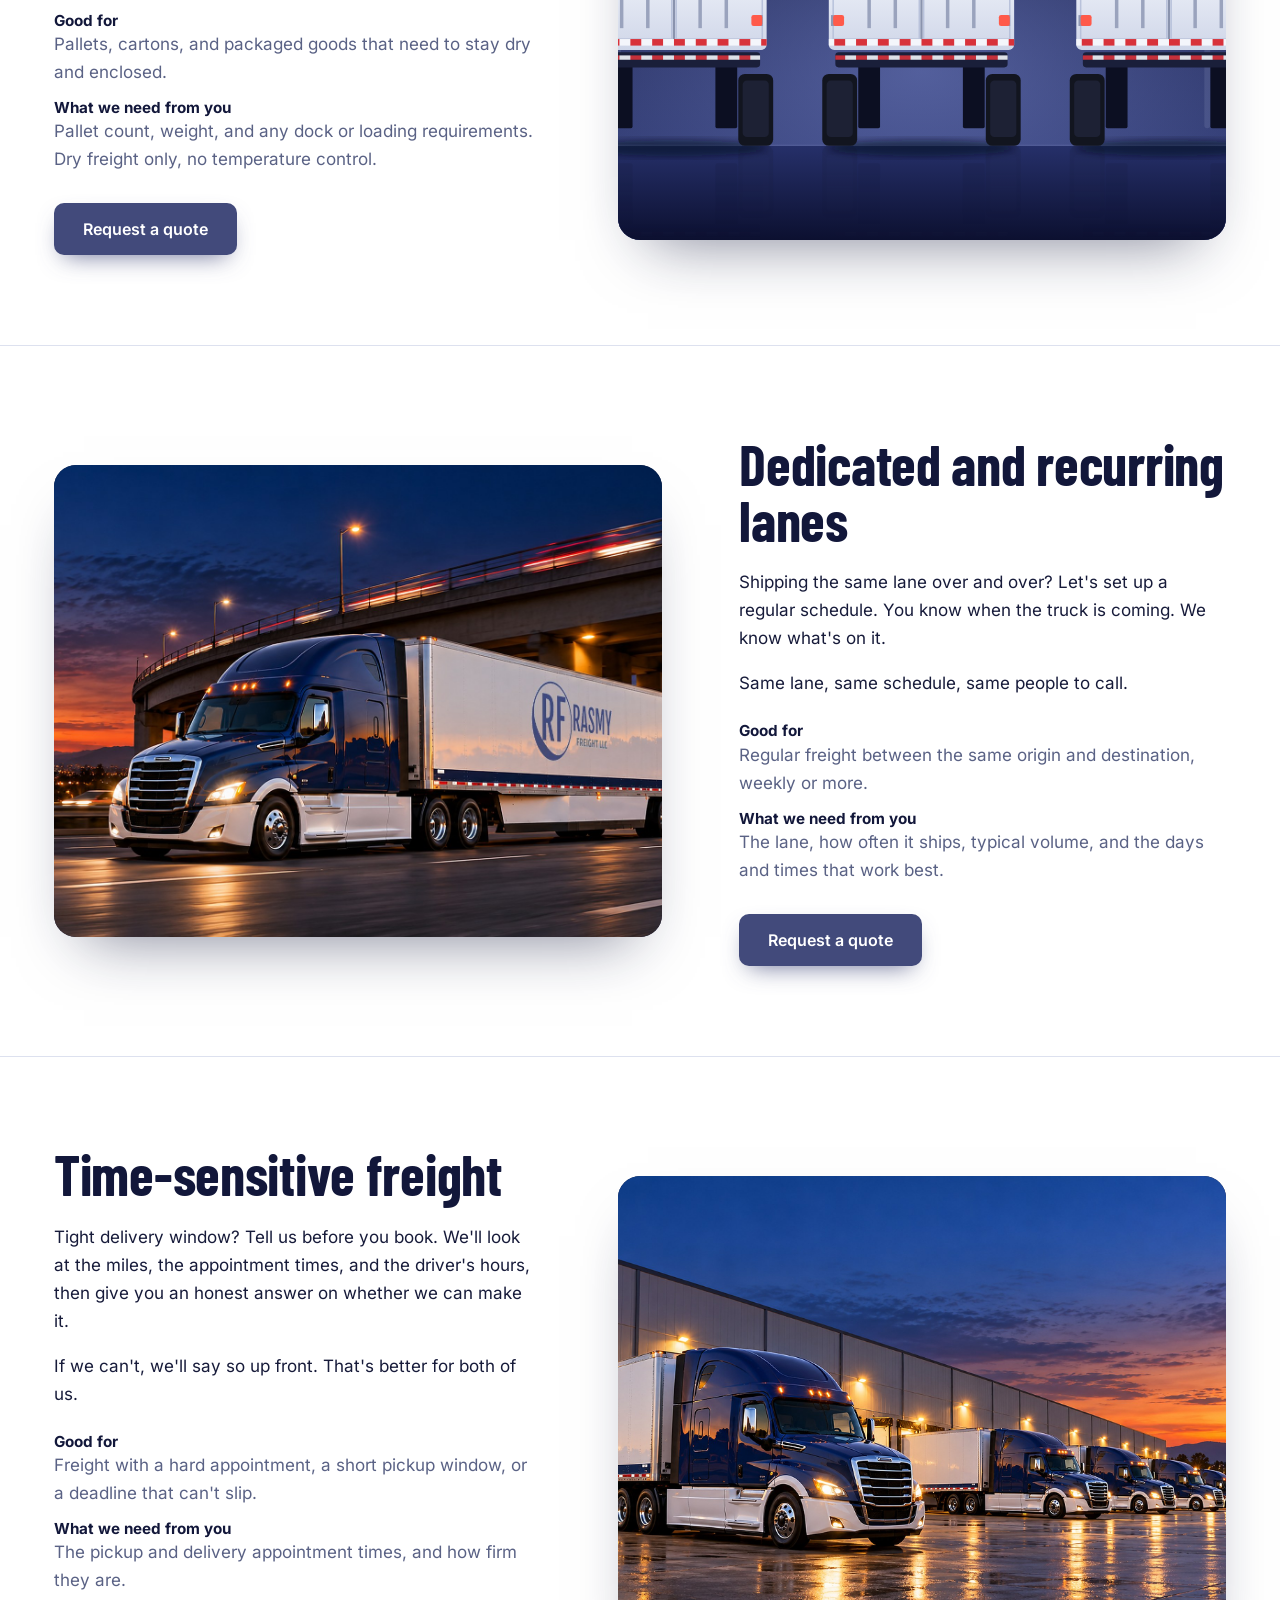
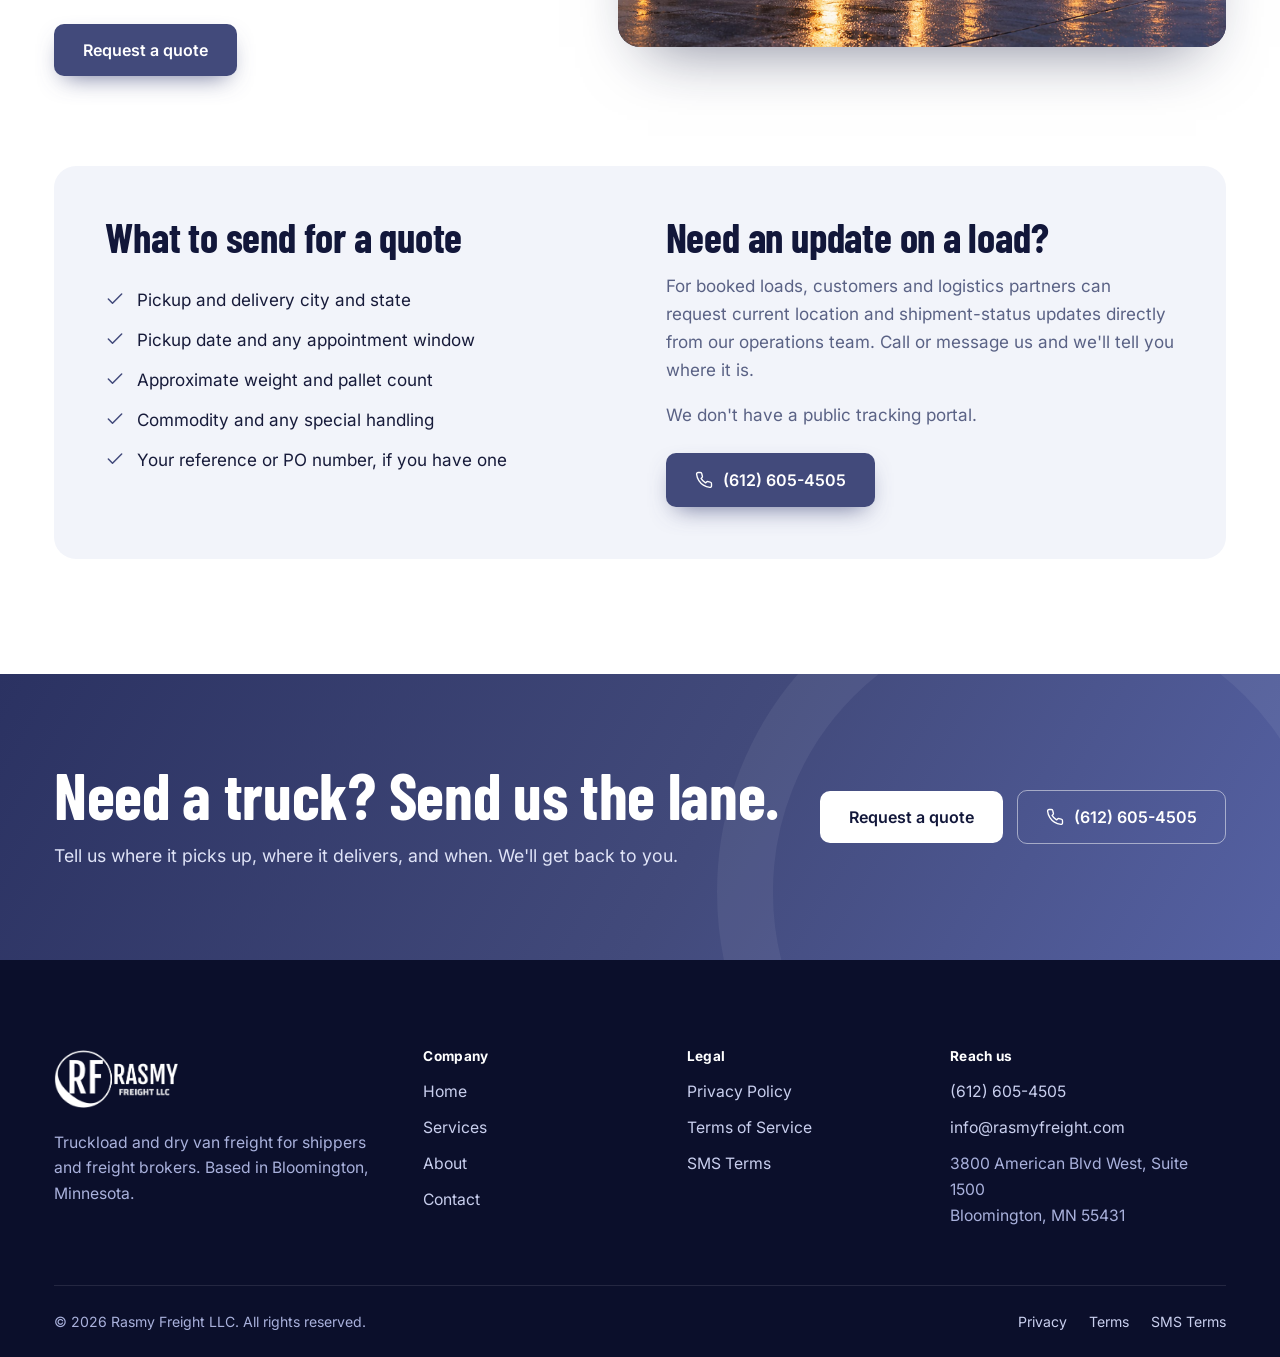
<file: services.html>
<!doctype html>
<html lang="en">
<head>
<meta charset="utf-8">
<meta name="viewport" content="width=device-width, initial-scale=1">
<title>Truckload and Dry Van Services | Rasmy Freight LLC</title>
<meta name="description" content="Full truckload, dry van, dedicated and recurring lanes, and time-sensitive freight planning from Rasmy Freight LLC in Bloomington, MN. Built for shippers and freight brokers.">
<link rel="canonical" href="https://rasmyfreight.com/services.html">
<meta name="theme-color" content="#12173A">
<meta property="og:type" content="website">
<meta property="og:site_name" content="Rasmy Freight LLC">
<meta property="og:title" content="Truckload and Dry Van Services | Rasmy Freight LLC">
<meta property="og:description" content="Full truckload, dry van, dedicated and recurring lanes, and time-sensitive freight planning from Rasmy Freight LLC in Bloomington, MN. Built for shippers and freight brokers.">
<meta property="og:url" content="https://rasmyfreight.com/services.html">
<meta property="og:image" content="https://rasmyfreight.com/assets/img/og-image.png">
<meta name="twitter:card" content="summary_large_image">
<link rel="icon" href="favicon.ico" sizes="any">
<link rel="icon" type="image/png" sizes="32x32" href="favicon-32.png">
<link rel="icon" type="image/png" sizes="192x192" href="favicon-192.png">
<link rel="apple-touch-icon" href="apple-touch-icon.png">
<link rel="stylesheet" href="styles.css">
<script>document.documentElement.classList.add('js')</script>
<script type="application/ld+json">{"@context":"https://schema.org","@type":"Organization","name":"Rasmy Freight LLC","url":"https://rasmyfreight.com/","logo":"https://rasmyfreight.com/assets/logo/rasmy-logo.png","image":"https://rasmyfreight.com/assets/img/og-image.png","description":"Truckload and dry van freight carrier based in Bloomington, Minnesota, serving shippers and freight brokers.","email":"info@rasmyfreight.com","telephone":"+16126054505","address":{"@type":"PostalAddress","streetAddress":"3800 American Blvd West, Suite 1500","addressLocality":"Bloomington","addressRegion":"MN","postalCode":"55431","addressCountry":"US"},"contactPoint":[{"@type":"ContactPoint","telephone":"+16126054505","email":"info@rasmyfreight.com","contactType":"customer service","areaServed":"US","availableLanguage":"English"}]}</script>
</head>
<body>
<a class="skip" href="#main">Skip to content</a>
<div class="topbar"><div class="container">
  <div class="ids"><span>Bloomington, MN</span></div>
  <div class="contact"><a href="tel:+16126054505">(612) 605-4505</a><a href="mailto:info@rasmyfreight.com">info@rasmyfreight.com</a></div>
</div></div>
<header class="site-header" id="top"><div class="container nav">
  <a class="brand" href="index.html" aria-label="Rasmy Freight LLC, home"><img src="assets/logo/rasmy-logo.png" alt="Rasmy Freight LLC" width="104" height="48"></a>
  <nav class="nav-links" id="site-nav" aria-label="Main"><a class="link" href="index.html">Home</a><a class="link" href="services.html" aria-current="page">Services</a><a class="link" href="about.html">About</a><a class="link" href="contact.html">Contact</a>
    <div class="mobile-only"><a class="btn btn-line-dark" href="tel:+16126054505"><svg class="icon " viewBox="0 0 24 24" aria-hidden="true"><path d="M22 16.92v3a2 2 0 0 1-2.18 2 19.79 19.79 0 0 1-8.63-3.07 19.5 19.5 0 0 1-6-6 19.79 19.79 0 0 1-3.07-8.67A2 2 0 0 1 4.11 2h3a2 2 0 0 1 2 1.72 12.84 12.84 0 0 0 .7 2.81 2 2 0 0 1-.45 2.11L8.09 9.91a16 16 0 0 0 6 6l1.27-1.27a2 2 0 0 1 2.11-.45 12.84 12.84 0 0 0 2.81.7A2 2 0 0 1 22 16.92z"/></svg>Call</a><a class="btn btn-primary" href="contact.html">Request a quote</a></div>
  </nav>
  <div class="nav-cta"><a class="nav-phone" href="tel:+16126054505"><svg class="icon " viewBox="0 0 24 24" aria-hidden="true"><path d="M22 16.92v3a2 2 0 0 1-2.18 2 19.79 19.79 0 0 1-8.63-3.07 19.5 19.5 0 0 1-6-6 19.79 19.79 0 0 1-3.07-8.67A2 2 0 0 1 4.11 2h3a2 2 0 0 1 2 1.72 12.84 12.84 0 0 0 .7 2.81 2 2 0 0 1-.45 2.11L8.09 9.91a16 16 0 0 0 6 6l1.27-1.27a2 2 0 0 1 2.11-.45 12.84 12.84 0 0 0 2.81.7A2 2 0 0 1 22 16.92z"/></svg><span>(612) 605-4505</span></a><a class="btn btn-primary btn-sm" href="contact.html">Request a quote</a></div>
  <button class="nav-toggle" type="button" aria-expanded="false" aria-controls="site-nav" aria-label="Menu"><svg class="icon i-menu" viewBox="0 0 24 24" aria-hidden="true"><line x1="3" y1="7" x2="21" y2="7"/><line x1="3" y1="12" x2="21" y2="12"/><line x1="3" y1="17" x2="21" y2="17"/></svg><svg class="icon i-close" viewBox="0 0 24 24" aria-hidden="true"><line x1="5" y1="5" x2="19" y2="19"/><line x1="19" y1="5" x2="5" y2="19"/></svg></button>
</div></header>
<main id="main">
<section class="page-hero right">
  <img src="assets/img/dock-photo.jpg" alt="" style="object-position:50% 55%" width="2400" height="1351">
  <div class="container">
    <div class="crumbs"><a href="index.html">Home</a> / Services</div>
    <h1>Truckload freight, kept simple.</h1>
    <p>We haul full truckloads and dry van freight for shippers and freight brokers. Here is what we do and what to send us.</p>
  </div>
</section>
<div><section class="svc-block" id="truckload"><div class="container split">
  <div class="media"><img src="assets/img/cascadia-photo.jpg" alt="Newer sleeper tractor with a Rasmy Freight dry van" style="object-position:50% 55%" width="1400" height="800" loading="lazy"></div>
  <div>
    <h2>Full truckload</h2>
    <p>You have a trailer's worth of freight. We send one truck for it. It goes from your dock to the receiver's dock without being mixed in with anyone else's freight.</p><p>That means fewer touches, fewer hand-offs, and a simpler answer when someone asks where it is.</p>
    <div class="fit"><div><h4>Good for</h4><p>Freight that fills most of a trailer, or freight you don't want handled at a terminal.</p></div><div><h4>What we need from you</h4><p>Pickup and delivery locations, dates, approximate weight, and what's on the load.</p></div></div>
    <div class="actions" style="margin-top:30px"><a class="btn btn-primary" href="contact.html">Request a quote</a></div>
  </div>
</div></section>
<section class="svc-block" id="dry-van"><div class="container split flip">
  <div class="media"><img src="assets/img/equip-trailers.svg" alt="Clean Rasmy Freight 53-foot dry van trailers lined up" style="object-position:50% 50%" width="1400" height="800" loading="lazy"></div>
  <div>
    <h2>Dry van freight</h2>
    <p>Our trailers are enclosed 53-foot dry vans. They're a good fit for palletized, boxed, and general freight that doesn't need temperature control.</p><p>The trailers are clean, the tractors are newer, and the driver knows what time the appointment is.</p>
    <div class="fit"><div><h4>Good for</h4><p>Pallets, cartons, and packaged goods that need to stay dry and enclosed.</p></div><div><h4>What we need from you</h4><p>Pallet count, weight, and any dock or loading requirements. Dry freight only, no temperature control.</p></div></div>
    <div class="actions" style="margin-top:30px"><a class="btn btn-primary" href="contact.html">Request a quote</a></div>
  </div>
</div></section>
<section class="svc-block" id="dedicated"><div class="container split">
  <div class="media"><img src="assets/img/interstate-photo.jpg" alt="Rasmy Freight tractor-trailer on the interstate" style="object-position:80% 60%" width="1400" height="800" loading="lazy"></div>
  <div>
    <h2>Dedicated and recurring lanes</h2>
    <p>Shipping the same lane over and over? Let's set up a regular schedule. You know when the truck is coming. We know what's on it.</p><p>Same lane, same schedule, same people to call.</p>
    <div class="fit"><div><h4>Good for</h4><p>Regular freight between the same origin and destination, weekly or more.</p></div><div><h4>What we need from you</h4><p>The lane, how often it ships, typical volume, and the days and times that work best.</p></div></div>
    <div class="actions" style="margin-top:30px"><a class="btn btn-primary" href="contact.html">Request a quote</a></div>
  </div>
</div></section>
<section class="svc-block" id="time-sensitive"><div class="container split flip">
  <div class="media"><img src="assets/img/dock-photo.jpg" alt="Rasmy Freight tractors lined up at a distribution center at dusk" style="object-position:80% 60%" width="1400" height="800" loading="lazy"></div>
  <div>
    <h2>Time-sensitive freight</h2>
    <p>Tight delivery window? Tell us before you book. We'll look at the miles, the appointment times, and the driver's hours, then give you an honest answer on whether we can make it.</p><p>If we can't, we'll say so up front. That's better for both of us.</p>
    <div class="fit"><div><h4>Good for</h4><p>Freight with a hard appointment, a short pickup window, or a deadline that can't slip.</p></div><div><h4>What we need from you</h4><p>The pickup and delivery appointment times, and how firm they are.</p></div></div>
    <div class="actions" style="margin-top:30px"><a class="btn btn-primary" href="contact.html">Request a quote</a></div>
  </div>
</div></section>
</div><section class="section" style="padding-top:0"><div class="container"><div class="info-strip">
  <div><h2>What to send for a quote</h2><ul class="checks" style="margin-bottom:0">
    <li><svg class="icon " viewBox="0 0 24 24" aria-hidden="true"><polyline points="20 6 9 17 4 12"/></svg>Pickup and delivery city and state</li><li><svg class="icon " viewBox="0 0 24 24" aria-hidden="true"><polyline points="20 6 9 17 4 12"/></svg>Pickup date and any appointment window</li>
    <li><svg class="icon " viewBox="0 0 24 24" aria-hidden="true"><polyline points="20 6 9 17 4 12"/></svg>Approximate weight and pallet count</li><li><svg class="icon " viewBox="0 0 24 24" aria-hidden="true"><polyline points="20 6 9 17 4 12"/></svg>Commodity and any special handling</li><li><svg class="icon " viewBox="0 0 24 24" aria-hidden="true"><polyline points="20 6 9 17 4 12"/></svg>Your reference or PO number, if you have one</li></ul></div>
  <div><h2>Need an update on a load?</h2><p>For booked loads, customers and logistics partners can request current location and shipment-status updates directly from our operations team. Call or message us and we'll tell you where it is.</p><p style="margin-bottom:24px">We don't have a public tracking portal.</p><a class="btn btn-primary" href="tel:+16126054505"><svg class="icon " viewBox="0 0 24 24" aria-hidden="true"><path d="M22 16.92v3a2 2 0 0 1-2.18 2 19.79 19.79 0 0 1-8.63-3.07 19.5 19.5 0 0 1-6-6 19.79 19.79 0 0 1-3.07-8.67A2 2 0 0 1 4.11 2h3a2 2 0 0 1 2 1.72 12.84 12.84 0 0 0 .7 2.81 2 2 0 0 1-.45 2.11L8.09 9.91a16 16 0 0 0 6 6l1.27-1.27a2 2 0 0 1 2.11-.45 12.84 12.84 0 0 0 2.81.7A2 2 0 0 1 22 16.92z"/></svg>(612) 605-4505</a></div>
</div></div></section>
<section class="cta"><div class="container">
  <div><h2>Need a truck? Send us the lane.</h2><p>Tell us where it picks up, where it delivers, and when. We'll get back to you.</p></div>
  <div class="actions"><a class="btn btn-light" href="contact.html">Request a quote</a><a class="btn btn-line" href="tel:+16126054505"><svg class="icon " viewBox="0 0 24 24" aria-hidden="true"><path d="M22 16.92v3a2 2 0 0 1-2.18 2 19.79 19.79 0 0 1-8.63-3.07 19.5 19.5 0 0 1-6-6 19.79 19.79 0 0 1-3.07-8.67A2 2 0 0 1 4.11 2h3a2 2 0 0 1 2 1.72 12.84 12.84 0 0 0 .7 2.81 2 2 0 0 1-.45 2.11L8.09 9.91a16 16 0 0 0 6 6l1.27-1.27a2 2 0 0 1 2.11-.45 12.84 12.84 0 0 0 2.81.7A2 2 0 0 1 22 16.92z"/></svg>(612) 605-4505</a></div>
</div></section>
</main>
<footer class="footer"><div class="container">
  <div class="footer-grid">
    <div>
      <a href="index.html" aria-label="Rasmy Freight LLC, home"><img src="assets/logo/rasmy-logo-white.png" alt="Rasmy Freight LLC" width="125" height="58"></a>
      <p>Truckload and dry van freight for shippers and freight brokers. Based in Bloomington, Minnesota.</p>
    </div>
    <div><h4>Company</h4><ul><li><a href="index.html">Home</a></li><li><a href="services.html">Services</a></li><li><a href="about.html">About</a></li><li><a href="contact.html">Contact</a></li></ul></div>
    <div><h4>Legal</h4><ul><li><a href="privacy-policy.html">Privacy Policy</a></li><li><a href="terms.html">Terms of Service</a></li><li><a href="terms.html#sms">SMS Terms</a></li></ul></div>
    <div><h4>Reach us</h4><ul>
      <li><a href="tel:+16126054505">(612) 605-4505</a></li>
      <li><a href="mailto:info@rasmyfreight.com">info@rasmyfreight.com</a></li>
      <li>3800 American Blvd West, Suite 1500<br>Bloomington, MN 55431</li></ul></div>
  </div>
  <div class="footer-bottom"><span>&copy; <span data-year>2026</span> Rasmy Freight LLC. All rights reserved.</span>
  <nav aria-label="Legal"><a href="privacy-policy.html">Privacy</a><a href="terms.html">Terms</a><a href="terms.html#sms">SMS Terms</a></nav></div>
</div></footer>
<script src="script.js"></script>
</body>
</html>
</file>
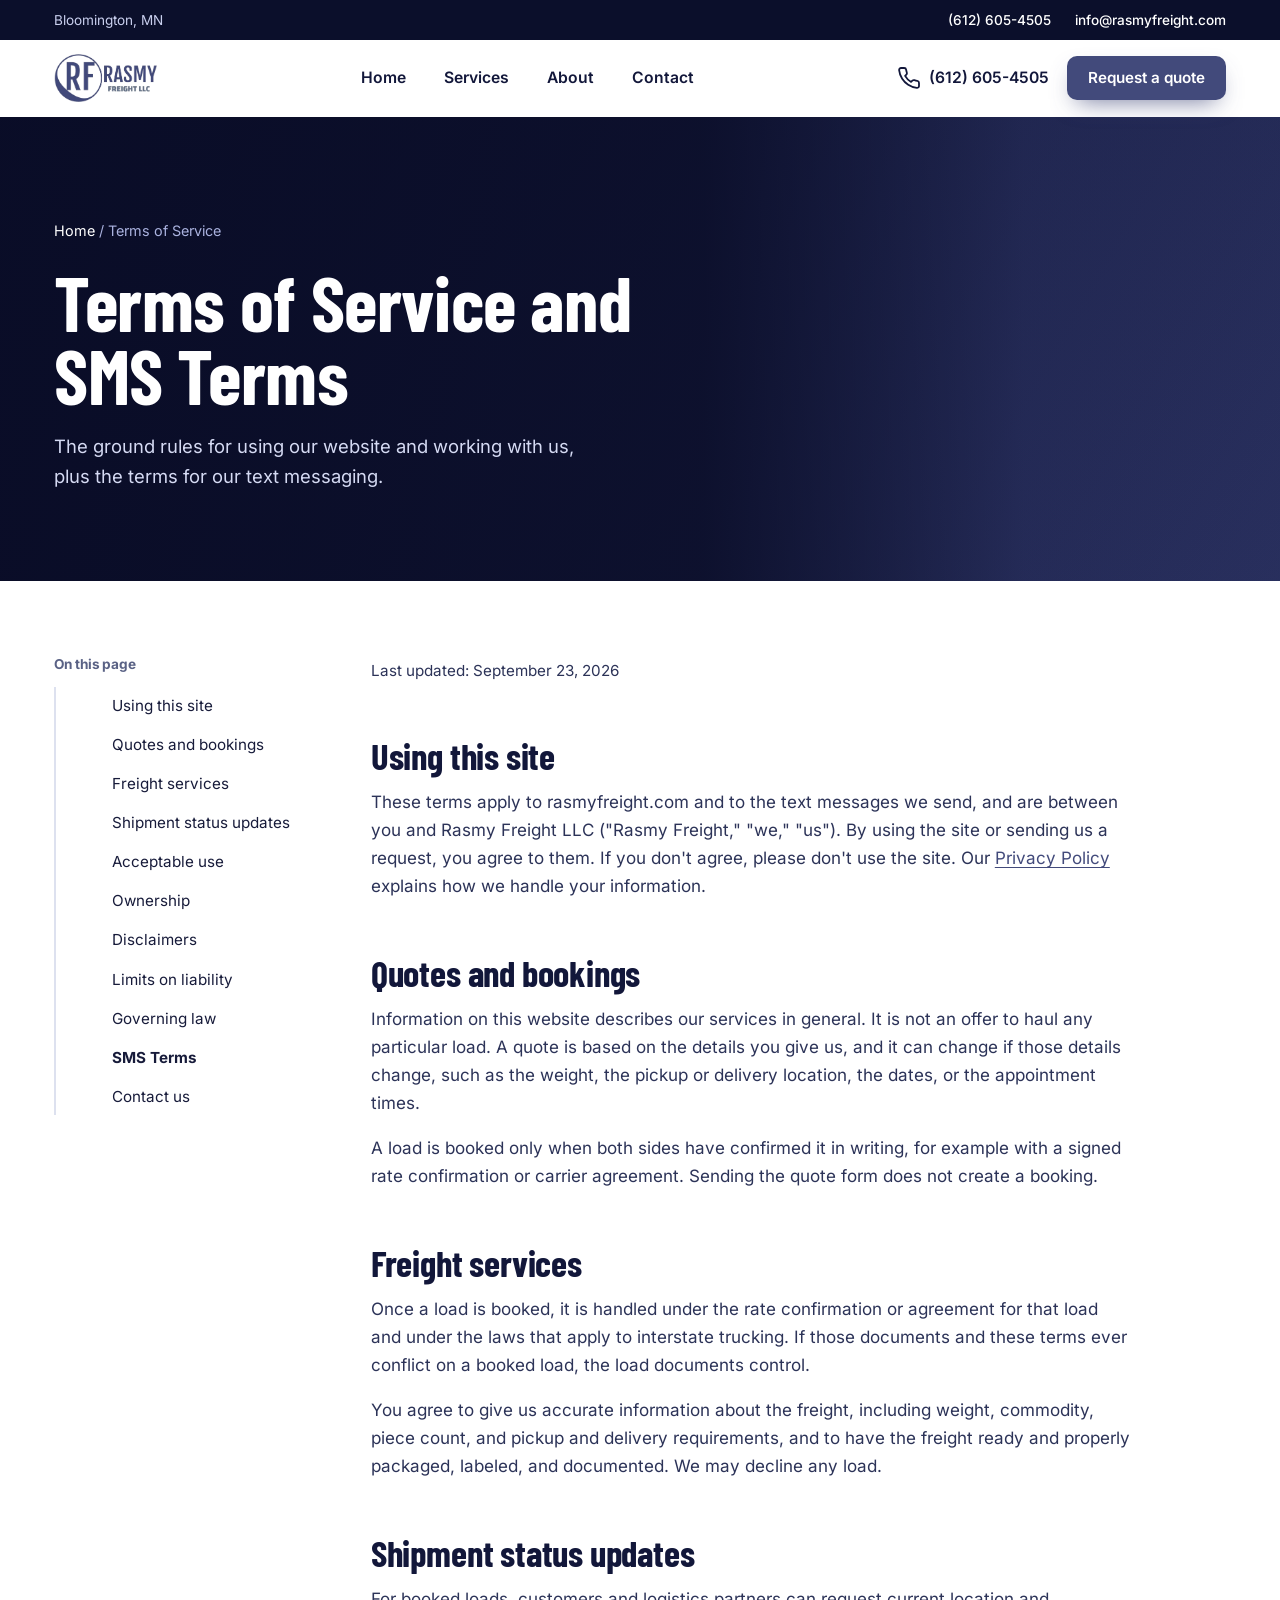
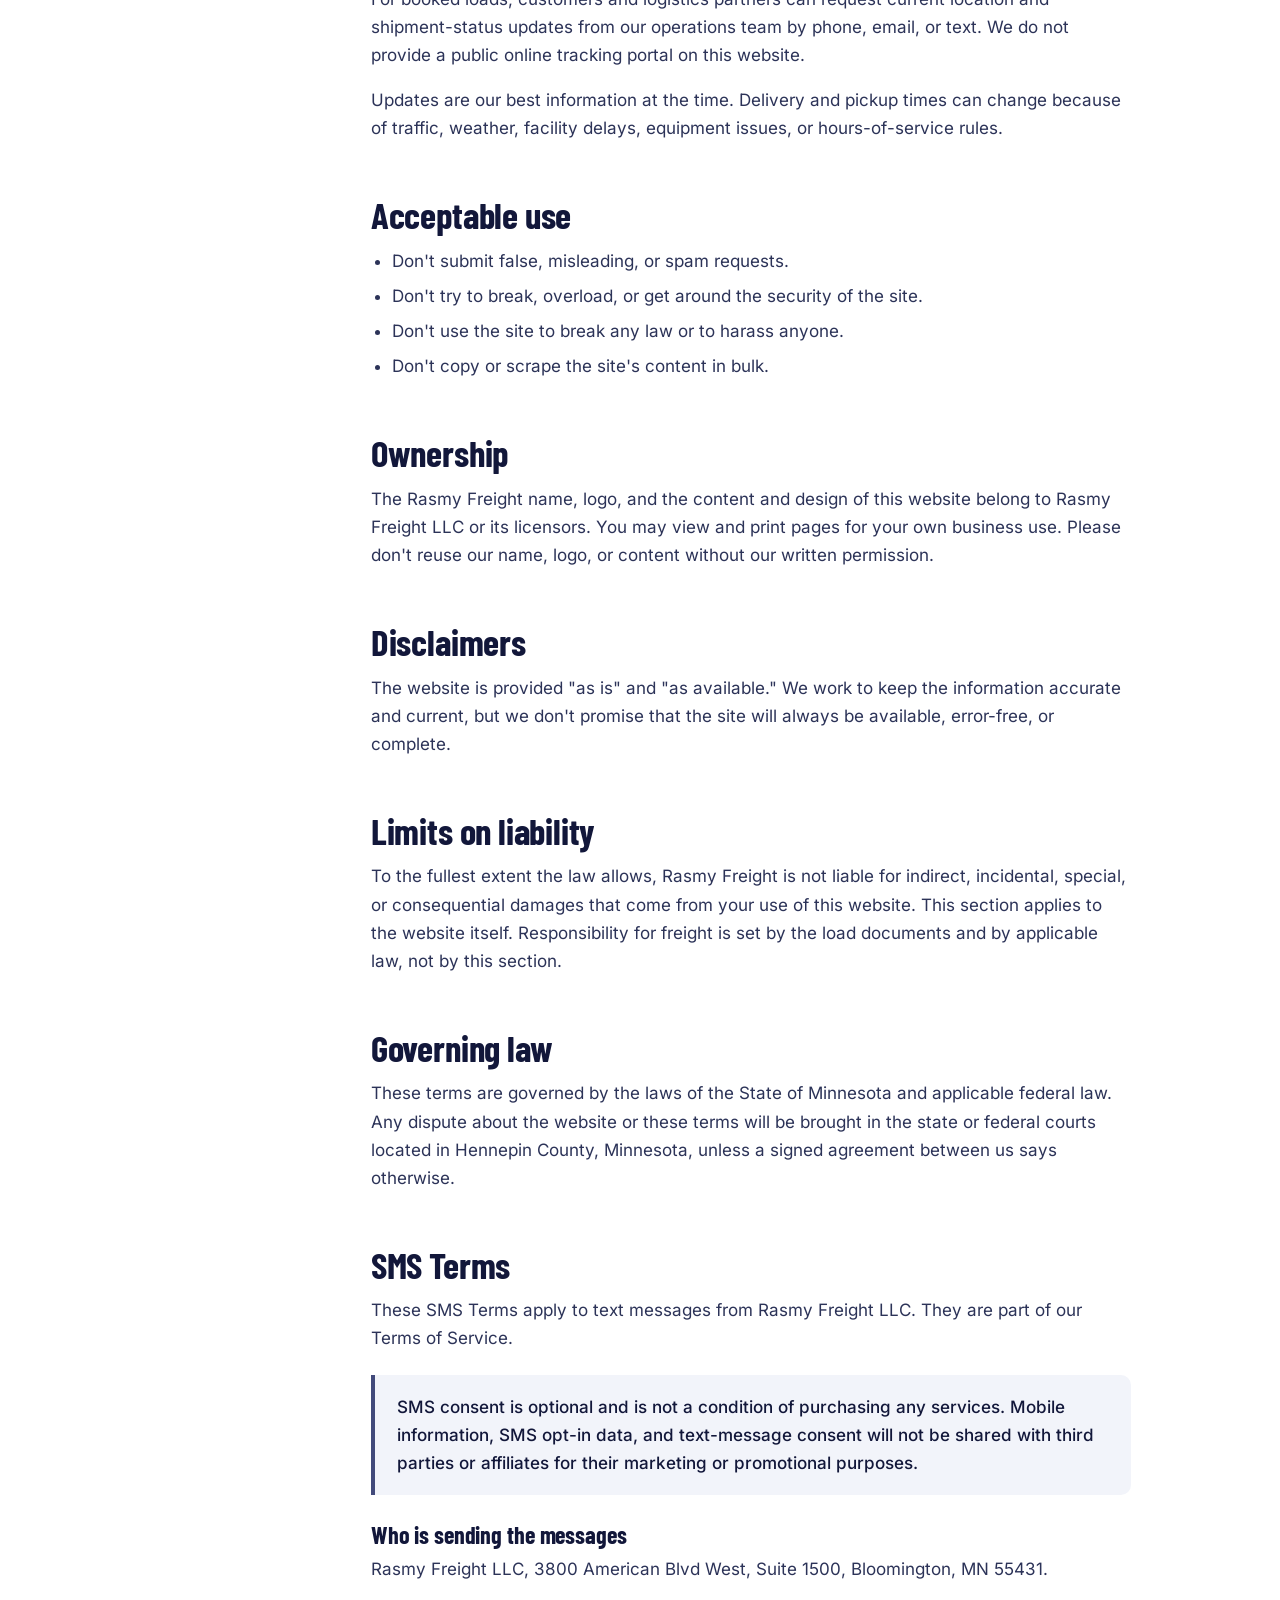
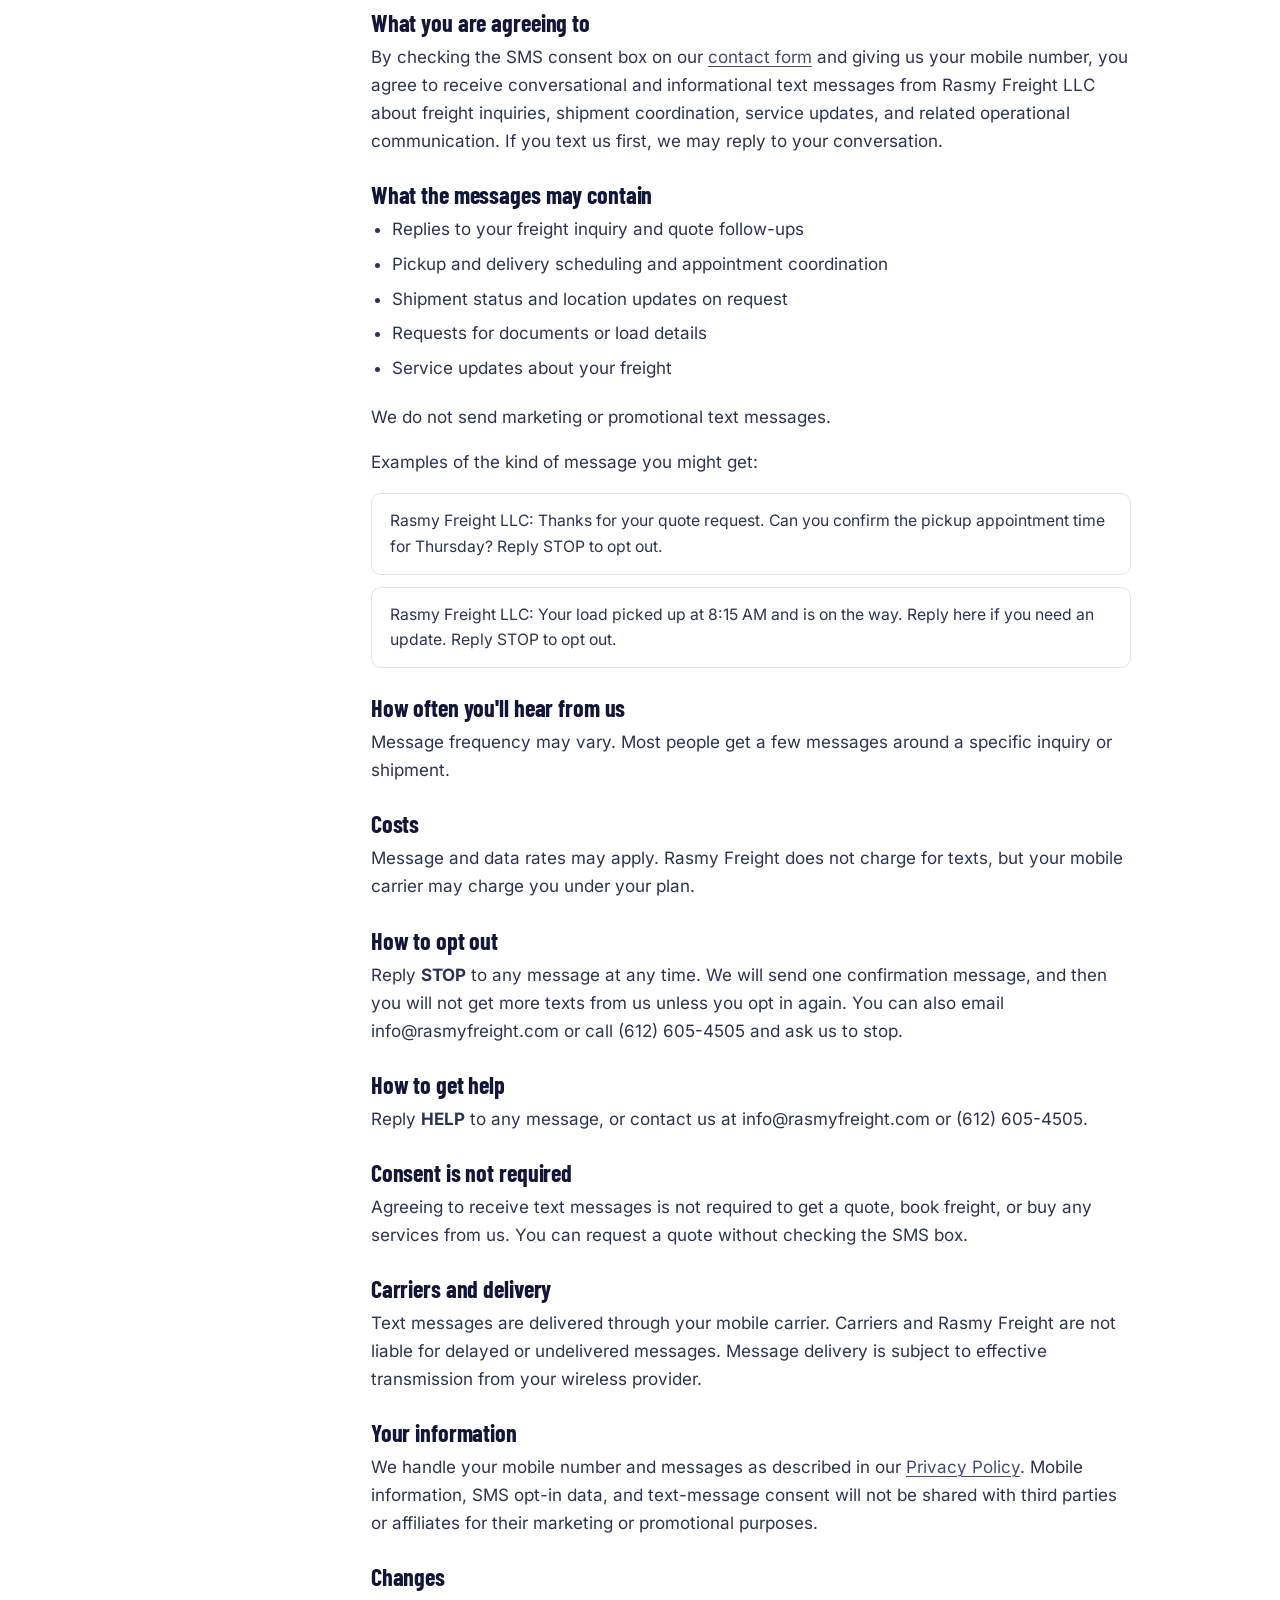
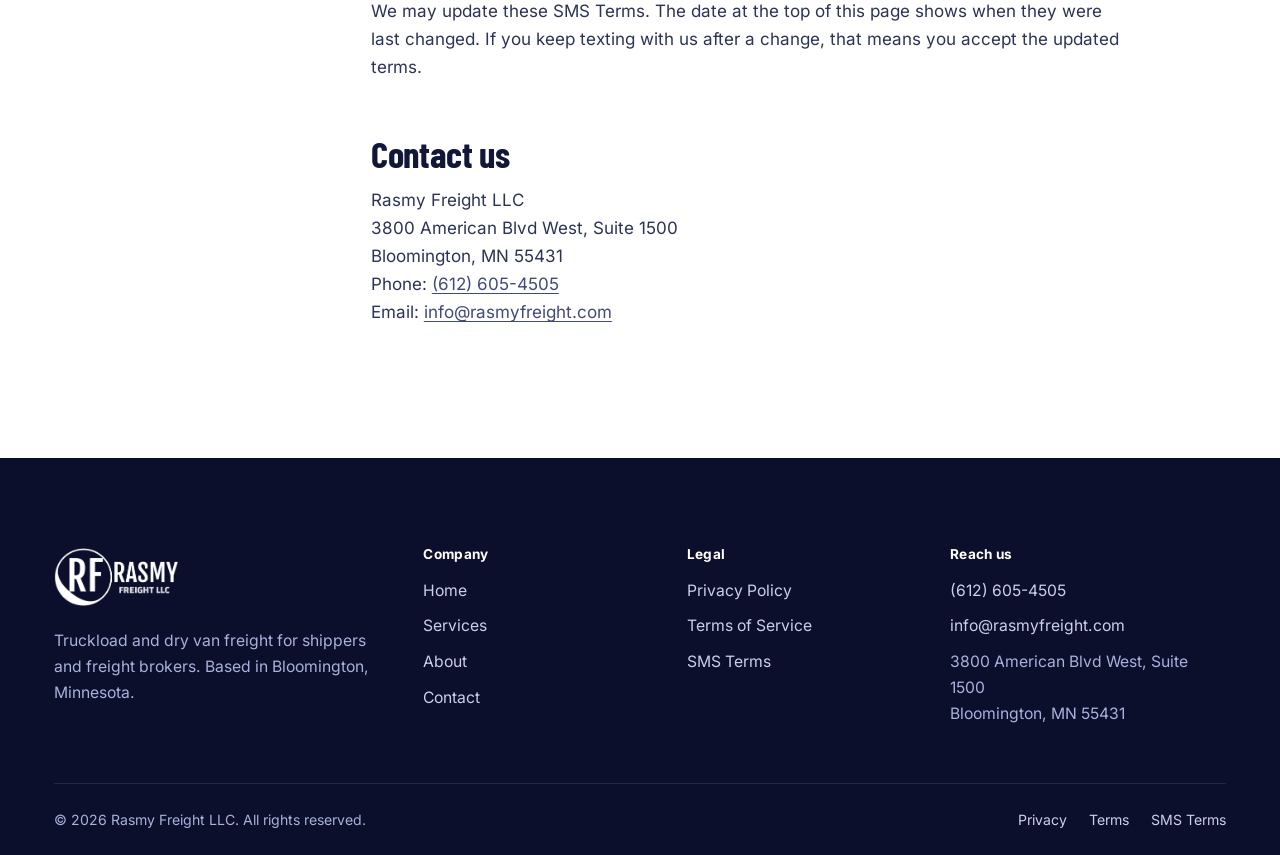
<file: terms.html>
<!doctype html>
<html lang="en">
<head>
<meta charset="utf-8">
<meta name="viewport" content="width=device-width, initial-scale=1">
<title>Terms of Service and SMS Terms | Rasmy Freight LLC</title>
<meta name="description" content="Terms of Service and SMS messaging terms for Rasmy Freight LLC, including opt-in, message types, frequency, rates, STOP and HELP instructions.">
<link rel="canonical" href="https://rasmyfreight.com/terms.html">
<meta name="theme-color" content="#12173A">
<meta property="og:type" content="website">
<meta property="og:site_name" content="Rasmy Freight LLC">
<meta property="og:title" content="Terms of Service and SMS Terms | Rasmy Freight LLC">
<meta property="og:description" content="Terms of Service and SMS messaging terms for Rasmy Freight LLC, including opt-in, message types, frequency, rates, STOP and HELP instructions.">
<meta property="og:url" content="https://rasmyfreight.com/terms.html">
<meta property="og:image" content="https://rasmyfreight.com/assets/img/og-image.png">
<meta name="twitter:card" content="summary_large_image">
<link rel="icon" href="favicon.ico" sizes="any">
<link rel="icon" type="image/png" sizes="32x32" href="favicon-32.png">
<link rel="icon" type="image/png" sizes="192x192" href="favicon-192.png">
<link rel="apple-touch-icon" href="apple-touch-icon.png">
<link rel="stylesheet" href="styles.css">
<script>document.documentElement.classList.add('js')</script>
<script type="application/ld+json">{"@context":"https://schema.org","@type":"Organization","name":"Rasmy Freight LLC","url":"https://rasmyfreight.com/","logo":"https://rasmyfreight.com/assets/logo/rasmy-logo.png","image":"https://rasmyfreight.com/assets/img/og-image.png","description":"Truckload and dry van freight carrier based in Bloomington, Minnesota, serving shippers and freight brokers.","email":"info@rasmyfreight.com","telephone":"+16126054505","address":{"@type":"PostalAddress","streetAddress":"3800 American Blvd West, Suite 1500","addressLocality":"Bloomington","addressRegion":"MN","postalCode":"55431","addressCountry":"US"},"contactPoint":[{"@type":"ContactPoint","telephone":"+16126054505","email":"info@rasmyfreight.com","contactType":"customer service","areaServed":"US","availableLanguage":"English"}]}</script>
</head>
<body>
<a class="skip" href="#main">Skip to content</a>
<div class="topbar"><div class="container">
  <div class="ids"><span>Bloomington, MN</span></div>
  <div class="contact"><a href="tel:+16126054505">(612) 605-4505</a><a href="mailto:info@rasmyfreight.com">info@rasmyfreight.com</a></div>
</div></div>
<header class="site-header" id="top"><div class="container nav">
  <a class="brand" href="index.html" aria-label="Rasmy Freight LLC, home"><img src="assets/logo/rasmy-logo.png" alt="Rasmy Freight LLC" width="104" height="48"></a>
  <nav class="nav-links" id="site-nav" aria-label="Main"><a class="link" href="index.html">Home</a><a class="link" href="services.html">Services</a><a class="link" href="about.html">About</a><a class="link" href="contact.html">Contact</a>
    <div class="mobile-only"><a class="btn btn-line-dark" href="tel:+16126054505"><svg class="icon " viewBox="0 0 24 24" aria-hidden="true"><path d="M22 16.92v3a2 2 0 0 1-2.18 2 19.79 19.79 0 0 1-8.63-3.07 19.5 19.5 0 0 1-6-6 19.79 19.79 0 0 1-3.07-8.67A2 2 0 0 1 4.11 2h3a2 2 0 0 1 2 1.72 12.84 12.84 0 0 0 .7 2.81 2 2 0 0 1-.45 2.11L8.09 9.91a16 16 0 0 0 6 6l1.27-1.27a2 2 0 0 1 2.11-.45 12.84 12.84 0 0 0 2.81.7A2 2 0 0 1 22 16.92z"/></svg>Call</a><a class="btn btn-primary" href="contact.html">Request a quote</a></div>
  </nav>
  <div class="nav-cta"><a class="nav-phone" href="tel:+16126054505"><svg class="icon " viewBox="0 0 24 24" aria-hidden="true"><path d="M22 16.92v3a2 2 0 0 1-2.18 2 19.79 19.79 0 0 1-8.63-3.07 19.5 19.5 0 0 1-6-6 19.79 19.79 0 0 1-3.07-8.67A2 2 0 0 1 4.11 2h3a2 2 0 0 1 2 1.72 12.84 12.84 0 0 0 .7 2.81 2 2 0 0 1-.45 2.11L8.09 9.91a16 16 0 0 0 6 6l1.27-1.27a2 2 0 0 1 2.11-.45 12.84 12.84 0 0 0 2.81.7A2 2 0 0 1 22 16.92z"/></svg><span>(612) 605-4505</span></a><a class="btn btn-primary btn-sm" href="contact.html">Request a quote</a></div>
  <button class="nav-toggle" type="button" aria-expanded="false" aria-controls="site-nav" aria-label="Menu"><svg class="icon i-menu" viewBox="0 0 24 24" aria-hidden="true"><line x1="3" y1="7" x2="21" y2="7"/><line x1="3" y1="12" x2="21" y2="12"/><line x1="3" y1="17" x2="21" y2="17"/></svg><svg class="icon i-close" viewBox="0 0 24 24" aria-hidden="true"><line x1="5" y1="5" x2="19" y2="19"/><line x1="19" y1="5" x2="5" y2="19"/></svg></button>
</div></header>
<main id="main">
<section class="page-hero" style="background:linear-gradient(120deg,var(--navy),var(--blue-700))"><div class="container">
  <div class="crumbs"><a href="index.html">Home</a> / Terms of Service</div><h1>Terms of Service and SMS Terms</h1><p>The ground rules for using our website and working with us, plus the terms for our text messaging.</p></div></section>
<section class="section" style="padding-top:clamp(48px,6vw,88px)"><div class="container legal">
<nav class="toc" aria-label="On this page"><h2>On this page</h2><ol>
<li><a href="#agree">Using this site</a></li><li><a href="#quotes">Quotes and bookings</a></li><li><a href="#freight">Freight services</a></li><li><a href="#status">Shipment status updates</a></li><li><a href="#use">Acceptable use</a></li><li><a href="#ip">Ownership</a></li><li><a href="#disclaimer">Disclaimers</a></li><li><a href="#liability">Limits on liability</a></li><li><a href="#law">Governing law</a></li><li><a href="#sms"><strong>SMS Terms</strong></a></li><li><a href="#terms-contact">Contact us</a></li></ol></nav>
<article class="prose">
<p class="meta" style="margin-top:0">Last updated: September 23, 2026</p>

<h2 id="agree">Using this site</h2>
<p>These terms apply to rasmyfreight.com and to the text messages we send, and are between you and Rasmy Freight LLC ("Rasmy Freight," "we," "us"). By using the site or sending us a request, you agree to them. If you don't agree, please don't use the site. Our <a href="privacy-policy.html">Privacy Policy</a> explains how we handle your information.</p>

<h2 id="quotes">Quotes and bookings</h2>
<p>Information on this website describes our services in general. It is not an offer to haul any particular load. A quote is based on the details you give us, and it can change if those details change, such as the weight, the pickup or delivery location, the dates, or the appointment times.</p>
<p>A load is booked only when both sides have confirmed it in writing, for example with a signed rate confirmation or carrier agreement. Sending the quote form does not create a booking.</p>

<h2 id="freight">Freight services</h2>
<p>Once a load is booked, it is handled under the rate confirmation or agreement for that load and under the laws that apply to interstate trucking. If those documents and these terms ever conflict on a booked load, the load documents control.</p>
<p>You agree to give us accurate information about the freight, including weight, commodity, piece count, and pickup and delivery requirements, and to have the freight ready and properly packaged, labeled, and documented. We may decline any load.</p>

<h2 id="status">Shipment status updates</h2>
<p>For booked loads, customers and logistics partners can request current location and shipment-status updates from our operations team by phone, email, or text. We do not provide a public online tracking portal on this website.</p>
<p>Updates are our best information at the time. Delivery and pickup times can change because of traffic, weather, facility delays, equipment issues, or hours-of-service rules.</p>

<h2 id="use">Acceptable use</h2>
<ul>
<li>Don't submit false, misleading, or spam requests.</li>
<li>Don't try to break, overload, or get around the security of the site.</li>
<li>Don't use the site to break any law or to harass anyone.</li>
<li>Don't copy or scrape the site's content in bulk.</li>
</ul>

<h2 id="ip">Ownership</h2>
<p>The Rasmy Freight name, logo, and the content and design of this website belong to Rasmy Freight LLC or its licensors. You may view and print pages for your own business use. Please don't reuse our name, logo, or content without our written permission.</p>

<h2 id="disclaimer">Disclaimers</h2>
<p>The website is provided "as is" and "as available." We work to keep the information accurate and current, but we don't promise that the site will always be available, error-free, or complete.</p>

<h2 id="liability">Limits on liability</h2>
<p>To the fullest extent the law allows, Rasmy Freight is not liable for indirect, incidental, special, or consequential damages that come from your use of this website. This section applies to the website itself. Responsibility for freight is set by the load documents and by applicable law, not by this section.</p>

<h2 id="law">Governing law</h2>
<p>These terms are governed by the laws of the State of Minnesota and applicable federal law. Any dispute about the website or these terms will be brought in the state or federal courts located in Hennepin County, Minnesota, unless a signed agreement between us says otherwise.</p>

<h2 id="sms">SMS Terms</h2>
<p>These SMS Terms apply to text messages from Rasmy Freight LLC. They are part of our Terms of Service.</p>
<div class="callout"><p>SMS consent is optional and is not a condition of purchasing any services. Mobile information, SMS opt-in data, and text-message consent will not be shared with third parties or affiliates for their marketing or promotional purposes.</p></div>

<h3>Who is sending the messages</h3>
<p>Rasmy Freight LLC, 3800 American Blvd West, Suite 1500, Bloomington, MN 55431.</p>

<h3>What you are agreeing to</h3>
<p>By checking the SMS consent box on our <a href="contact.html">contact form</a> and giving us your mobile number, you agree to receive conversational and informational text messages from Rasmy Freight LLC about freight inquiries, shipment coordination, service updates, and related operational communication. If you text us first, we may reply to your conversation.</p>

<h3>What the messages may contain</h3>
<ul>
<li>Replies to your freight inquiry and quote follow-ups</li>
<li>Pickup and delivery scheduling and appointment coordination</li>
<li>Shipment status and location updates on request</li>
<li>Requests for documents or load details</li>
<li>Service updates about your freight</li>
</ul>
<p>We do not send marketing or promotional text messages.</p>
<p>Examples of the kind of message you might get:</p>
<p class="sample">Rasmy Freight LLC: Thanks for your quote request. Can you confirm the pickup appointment time for Thursday? Reply STOP to opt out.</p>
<p class="sample">Rasmy Freight LLC: Your load picked up at 8:15 AM and is on the way. Reply here if you need an update. Reply STOP to opt out.</p>

<h3>How often you'll hear from us</h3>
<p>Message frequency may vary. Most people get a few messages around a specific inquiry or shipment.</p>

<h3>Costs</h3>
<p>Message and data rates may apply. Rasmy Freight does not charge for texts, but your mobile carrier may charge you under your plan.</p>

<h3>How to opt out</h3>
<p>Reply <strong>STOP</strong> to any message at any time. We will send one confirmation message, and then you will not get more texts from us unless you opt in again. You can also email info@rasmyfreight.com or call (612) 605-4505 and ask us to stop.</p>

<h3>How to get help</h3>
<p>Reply <strong>HELP</strong> to any message, or contact us at info@rasmyfreight.com or (612) 605-4505.</p>

<h3>Consent is not required</h3>
<p>Agreeing to receive text messages is not required to get a quote, book freight, or buy any services from us. You can request a quote without checking the SMS box.</p>

<h3>Carriers and delivery</h3>
<p>Text messages are delivered through your mobile carrier. Carriers and Rasmy Freight are not liable for delayed or undelivered messages. Message delivery is subject to effective transmission from your wireless provider.</p>

<h3>Your information</h3>
<p>We handle your mobile number and messages as described in our <a href="privacy-policy.html">Privacy Policy</a>. Mobile information, SMS opt-in data, and text-message consent will not be shared with third parties or affiliates for their marketing or promotional purposes.</p>

<h3>Changes</h3>
<p>We may update these SMS Terms. The date at the top of this page shows when they were last changed. If you keep texting with us after a change, that means you accept the updated terms.</p>

<h2 id="terms-contact">Contact us</h2>
<p>Rasmy Freight LLC<br>3800 American Blvd West, Suite 1500<br>Bloomington, MN 55431<br>Phone: <a href="tel:+16126054505">(612) 605-4505</a><br>Email: <a href="mailto:info@rasmyfreight.com">info@rasmyfreight.com</a></p>
</article></div></section>
</main>
<footer class="footer"><div class="container">
  <div class="footer-grid">
    <div>
      <a href="index.html" aria-label="Rasmy Freight LLC, home"><img src="assets/logo/rasmy-logo-white.png" alt="Rasmy Freight LLC" width="125" height="58"></a>
      <p>Truckload and dry van freight for shippers and freight brokers. Based in Bloomington, Minnesota.</p>
    </div>
    <div><h4>Company</h4><ul><li><a href="index.html">Home</a></li><li><a href="services.html">Services</a></li><li><a href="about.html">About</a></li><li><a href="contact.html">Contact</a></li></ul></div>
    <div><h4>Legal</h4><ul><li><a href="privacy-policy.html">Privacy Policy</a></li><li><a href="terms.html">Terms of Service</a></li><li><a href="terms.html#sms">SMS Terms</a></li></ul></div>
    <div><h4>Reach us</h4><ul>
      <li><a href="tel:+16126054505">(612) 605-4505</a></li>
      <li><a href="mailto:info@rasmyfreight.com">info@rasmyfreight.com</a></li>
      <li>3800 American Blvd West, Suite 1500<br>Bloomington, MN 55431</li></ul></div>
  </div>
  <div class="footer-bottom"><span>&copy; <span data-year>2026</span> Rasmy Freight LLC. All rights reserved.</span>
  <nav aria-label="Legal"><a href="privacy-policy.html">Privacy</a><a href="terms.html">Terms</a><a href="terms.html#sms">SMS Terms</a></nav></div>
</div></footer>
<script src="script.js"></script>
</body>
</html>
</file>
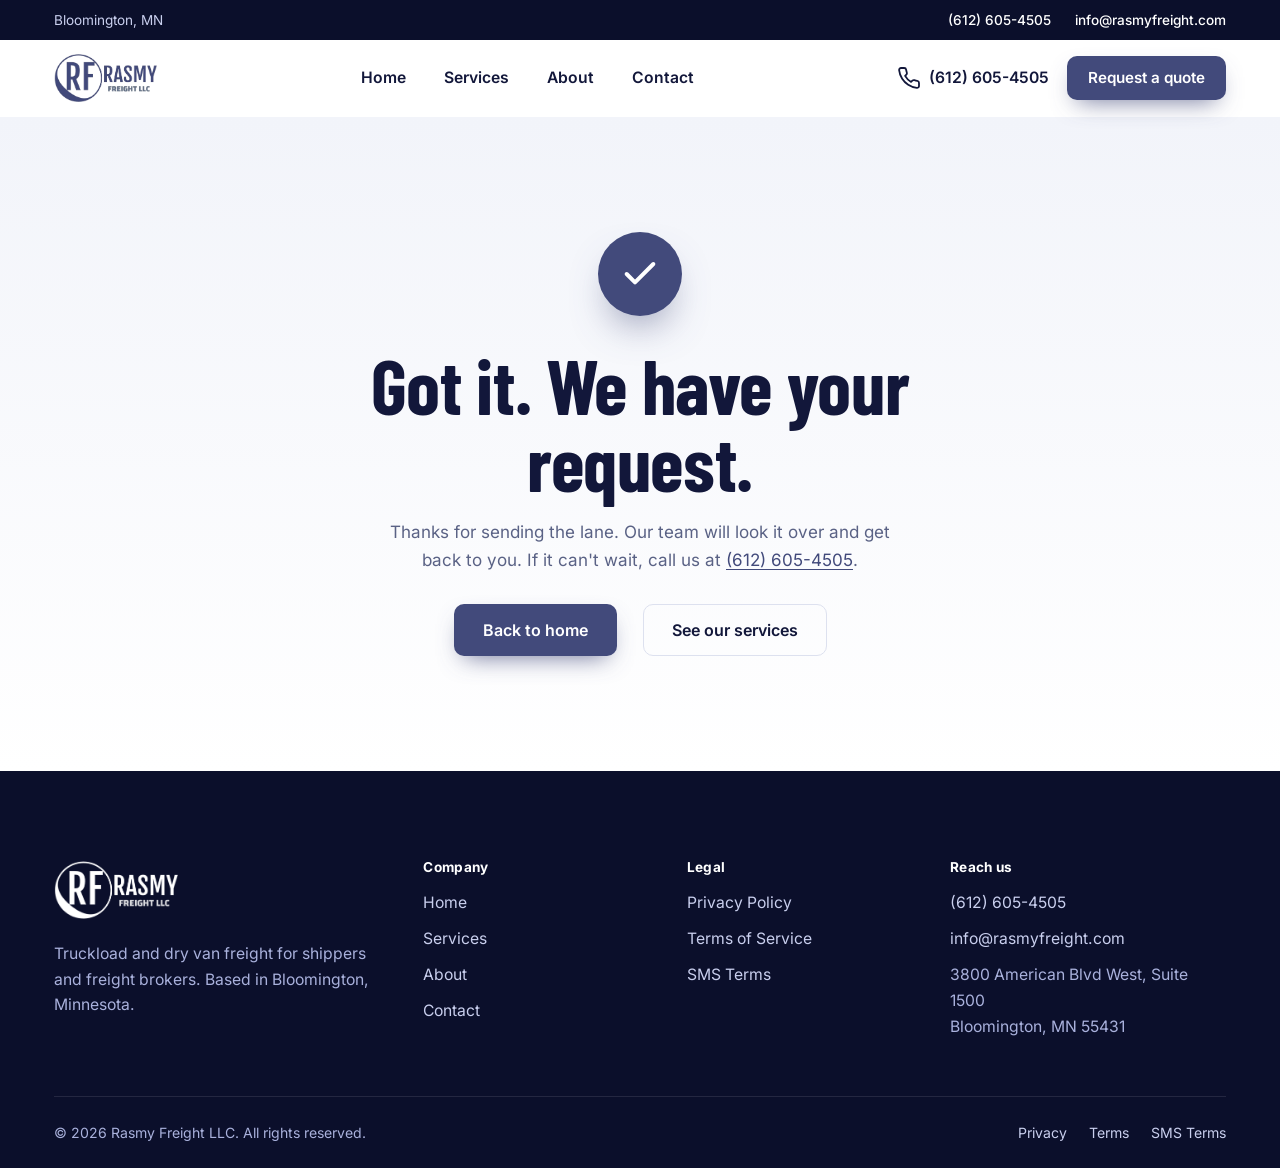
<file: thank-you.html>
<!doctype html>
<html lang="en">
<head>
<meta charset="utf-8">
<meta name="viewport" content="width=device-width, initial-scale=1">
<title>Thank You | Rasmy Freight LLC</title>
<meta name="description" content="Thanks for contacting Rasmy Freight LLC. We have your freight request.">
<meta name="robots" content="noindex, follow">
<link rel="canonical" href="https://rasmyfreight.com/thank-you.html">
<meta name="theme-color" content="#12173A">
<meta property="og:type" content="website">
<meta property="og:site_name" content="Rasmy Freight LLC">
<meta property="og:title" content="Thank You | Rasmy Freight LLC">
<meta property="og:description" content="Thanks for contacting Rasmy Freight LLC. We have your freight request.">
<meta property="og:url" content="https://rasmyfreight.com/thank-you.html">
<meta property="og:image" content="https://rasmyfreight.com/assets/img/og-image.png">
<meta name="twitter:card" content="summary_large_image">
<link rel="icon" href="favicon.ico" sizes="any">
<link rel="icon" type="image/png" sizes="32x32" href="favicon-32.png">
<link rel="icon" type="image/png" sizes="192x192" href="favicon-192.png">
<link rel="apple-touch-icon" href="apple-touch-icon.png">
<link rel="stylesheet" href="styles.css">
<script>document.documentElement.classList.add('js')</script>
<script type="application/ld+json">{"@context":"https://schema.org","@type":"Organization","name":"Rasmy Freight LLC","url":"https://rasmyfreight.com/","logo":"https://rasmyfreight.com/assets/logo/rasmy-logo.png","image":"https://rasmyfreight.com/assets/img/og-image.png","description":"Truckload and dry van freight carrier based in Bloomington, Minnesota, serving shippers and freight brokers.","email":"info@rasmyfreight.com","telephone":"+16126054505","address":{"@type":"PostalAddress","streetAddress":"3800 American Blvd West, Suite 1500","addressLocality":"Bloomington","addressRegion":"MN","postalCode":"55431","addressCountry":"US"},"contactPoint":[{"@type":"ContactPoint","telephone":"+16126054505","email":"info@rasmyfreight.com","contactType":"customer service","areaServed":"US","availableLanguage":"English"}]}</script>
</head>
<body>
<a class="skip" href="#main">Skip to content</a>
<div class="topbar"><div class="container">
  <div class="ids"><span>Bloomington, MN</span></div>
  <div class="contact"><a href="tel:+16126054505">(612) 605-4505</a><a href="mailto:info@rasmyfreight.com">info@rasmyfreight.com</a></div>
</div></div>
<header class="site-header" id="top"><div class="container nav">
  <a class="brand" href="index.html" aria-label="Rasmy Freight LLC, home"><img src="assets/logo/rasmy-logo.png" alt="Rasmy Freight LLC" width="104" height="48"></a>
  <nav class="nav-links" id="site-nav" aria-label="Main"><a class="link" href="index.html">Home</a><a class="link" href="services.html">Services</a><a class="link" href="about.html">About</a><a class="link" href="contact.html">Contact</a>
    <div class="mobile-only"><a class="btn btn-line-dark" href="tel:+16126054505"><svg class="icon " viewBox="0 0 24 24" aria-hidden="true"><path d="M22 16.92v3a2 2 0 0 1-2.18 2 19.79 19.79 0 0 1-8.63-3.07 19.5 19.5 0 0 1-6-6 19.79 19.79 0 0 1-3.07-8.67A2 2 0 0 1 4.11 2h3a2 2 0 0 1 2 1.72 12.84 12.84 0 0 0 .7 2.81 2 2 0 0 1-.45 2.11L8.09 9.91a16 16 0 0 0 6 6l1.27-1.27a2 2 0 0 1 2.11-.45 12.84 12.84 0 0 0 2.81.7A2 2 0 0 1 22 16.92z"/></svg>Call</a><a class="btn btn-primary" href="contact.html">Request a quote</a></div>
  </nav>
  <div class="nav-cta"><a class="nav-phone" href="tel:+16126054505"><svg class="icon " viewBox="0 0 24 24" aria-hidden="true"><path d="M22 16.92v3a2 2 0 0 1-2.18 2 19.79 19.79 0 0 1-8.63-3.07 19.5 19.5 0 0 1-6-6 19.79 19.79 0 0 1-3.07-8.67A2 2 0 0 1 4.11 2h3a2 2 0 0 1 2 1.72 12.84 12.84 0 0 0 .7 2.81 2 2 0 0 1-.45 2.11L8.09 9.91a16 16 0 0 0 6 6l1.27-1.27a2 2 0 0 1 2.11-.45 12.84 12.84 0 0 0 2.81.7A2 2 0 0 1 22 16.92z"/></svg><span>(612) 605-4505</span></a><a class="btn btn-primary btn-sm" href="contact.html">Request a quote</a></div>
  <button class="nav-toggle" type="button" aria-expanded="false" aria-controls="site-nav" aria-label="Menu"><svg class="icon i-menu" viewBox="0 0 24 24" aria-hidden="true"><line x1="3" y1="7" x2="21" y2="7"/><line x1="3" y1="12" x2="21" y2="12"/><line x1="3" y1="17" x2="21" y2="17"/></svg><svg class="icon i-close" viewBox="0 0 24 24" aria-hidden="true"><line x1="5" y1="5" x2="19" y2="19"/><line x1="19" y1="5" x2="5" y2="19"/></svg></button>
</div></header>
<main id="main">
<section class="thanks"><div class="container narrow">
  <div class="check"><svg class="icon " viewBox="0 0 24 24" aria-hidden="true"><polyline points="20 6 9 17 4 12"/></svg></div>
  <h1>Got it. We have your request.</h1>
  <p>Thanks for sending the lane. Our team will look it over and get back to you. If it can't wait, call us at <a href="tel:+16126054505">(612) 605-4505</a>.</p>
  <div class="actions"><a class="btn btn-primary" href="index.html">Back to home</a><a class="btn btn-line-dark" href="services.html">See our services</a></div>
</div></section>
</main>
<footer class="footer"><div class="container">
  <div class="footer-grid">
    <div>
      <a href="index.html" aria-label="Rasmy Freight LLC, home"><img src="assets/logo/rasmy-logo-white.png" alt="Rasmy Freight LLC" width="125" height="58"></a>
      <p>Truckload and dry van freight for shippers and freight brokers. Based in Bloomington, Minnesota.</p>
    </div>
    <div><h4>Company</h4><ul><li><a href="index.html">Home</a></li><li><a href="services.html">Services</a></li><li><a href="about.html">About</a></li><li><a href="contact.html">Contact</a></li></ul></div>
    <div><h4>Legal</h4><ul><li><a href="privacy-policy.html">Privacy Policy</a></li><li><a href="terms.html">Terms of Service</a></li><li><a href="terms.html#sms">SMS Terms</a></li></ul></div>
    <div><h4>Reach us</h4><ul>
      <li><a href="tel:+16126054505">(612) 605-4505</a></li>
      <li><a href="mailto:info@rasmyfreight.com">info@rasmyfreight.com</a></li>
      <li>3800 American Blvd West, Suite 1500<br>Bloomington, MN 55431</li></ul></div>
  </div>
  <div class="footer-bottom"><span>&copy; <span data-year>2026</span> Rasmy Freight LLC. All rights reserved.</span>
  <nav aria-label="Legal"><a href="privacy-policy.html">Privacy</a><a href="terms.html">Terms</a><a href="terms.html#sms">SMS Terms</a></nav></div>
</div></footer>
<script src="script.js"></script>
</body>
</html>
</file>
<file: styles.css>
/* Rasmy Freight LLC. Shared styles.
   Palette comes from the logo blue (#424A7B). Amber is used sparingly on purpose. */

@font-face{font-family:"Inter";font-weight:400;font-style:normal;font-display:swap;src:url("assets/fonts/inter-latin-400-normal.woff2") format("woff2")}
@font-face{font-family:"Inter";font-weight:500;font-style:normal;font-display:swap;src:url("assets/fonts/inter-latin-500-normal.woff2") format("woff2")}
@font-face{font-family:"Inter";font-weight:600;font-style:normal;font-display:swap;src:url("assets/fonts/inter-latin-600-normal.woff2") format("woff2")}
@font-face{font-family:"Inter";font-weight:700;font-style:normal;font-display:swap;src:url("assets/fonts/inter-latin-700-normal.woff2") format("woff2")}
@font-face{font-family:"Barlow Condensed";font-weight:500;font-style:normal;font-display:swap;src:url("assets/fonts/barlow-condensed-latin-500-normal.woff2") format("woff2")}
@font-face{font-family:"Barlow Condensed";font-weight:600;font-style:normal;font-display:swap;src:url("assets/fonts/barlow-condensed-latin-600-normal.woff2") format("woff2")}
@font-face{font-family:"Barlow Condensed";font-weight:700;font-style:normal;font-display:swap;src:url("assets/fonts/barlow-condensed-latin-700-normal.woff2") format("woff2")}

:root{
  --blue:#424A7B;
  --blue-600:#363E6B;
  --blue-700:#2B3262;
  --blue-300:#8C96C6;
  --navy:#12173A;
  --navy-2:#0B0F2B;
  --mist:#F2F4FA;
  --mist-2:#E8EBF5;
  --line:#DDE1EF;
  --ink:#171B3A;
  --muted:#5A6285;
  --white:#fff;
  --amber:#F2A93B;
  --radius:14px;
  --radius-sm:10px;
  --shadow:0 1px 2px rgba(18,23,58,.06),0 12px 32px -12px rgba(18,23,58,.22);
  --display:"Barlow Condensed","Arial Narrow","Helvetica Neue",Arial,sans-serif;
  --body:"Inter",-apple-system,BlinkMacSystemFont,"Segoe UI",Roboto,Helvetica,Arial,sans-serif;
  --gutter:clamp(20px,4vw,44px);
  --header-h:76px;
}

*,*::before,*::after{box-sizing:border-box}
html{overflow-x:clip;scroll-behavior:smooth;-webkit-text-size-adjust:100%}
body{margin:0;font-family:var(--body);font-size:1.0625rem;line-height:1.65;color:var(--ink);background:var(--white);-webkit-font-smoothing:antialiased;text-rendering:optimizeLegibility}
img,svg{display:block;max-width:100%}
a{color:var(--blue);text-decoration-thickness:1px;text-underline-offset:3px}
a:hover{color:var(--blue-700)}
h1,h2,h3,h4{font-family:var(--display);font-weight:700;line-height:1;margin:0;color:var(--navy);letter-spacing:-.005em}
p{margin:0 0 1em}
ul{margin:0;padding:0}
:focus-visible{outline:3px solid var(--amber);outline-offset:3px;border-radius:6px}
.skip{position:absolute;left:-999px;top:8px;background:var(--navy);color:#fff;padding:10px 16px;border-radius:8px;z-index:200}
.skip:focus{left:8px}
.container{width:100%;max-width:1260px;margin-inline:auto;padding-inline:var(--gutter)}
.narrow{max-width:760px}
.icon{width:24px;height:24px;fill:none;stroke:currentColor;stroke-width:1.8;stroke-linecap:round;stroke-linejoin:round;flex:none}

/* ---------- Buttons ---------- */
.btn{display:inline-flex;align-items:center;justify-content:center;gap:10px;font:600 1rem/1 var(--body);padding:17px 28px;border-radius:var(--radius-sm);text-decoration:none;border:1.5px solid transparent;cursor:pointer;transition:transform .18s ease,box-shadow .18s ease,background-color .18s ease,color .18s ease,border-color .18s ease;white-space:nowrap}
.btn .icon{width:18px;height:18px}
.btn:hover{transform:translateY(-2px)}
.btn-primary{background:var(--blue);color:#fff;box-shadow:0 10px 24px -10px rgba(66,74,123,.8)}
.btn-primary:hover{background:var(--blue-700);color:#fff;box-shadow:0 16px 30px -12px rgba(43,50,98,.9)}
.btn-light{background:#fff;color:var(--navy)}
.btn-light:hover{background:var(--mist);color:var(--navy);box-shadow:0 14px 28px -12px rgba(0,0,0,.5)}
.btn-line{background:transparent;color:#fff;border-color:rgba(255,255,255,.5)}
.btn-line:hover{background:rgba(255,255,255,.1);border-color:#fff;color:#fff}
.btn-line-dark{background:transparent;color:var(--navy);border-color:var(--line)}
.btn-line-dark:hover{border-color:var(--blue);color:var(--blue)}
.btn-sm{padding:13px 20px;font-size:.95rem}

/* ---------- Top bar + header ---------- */
.topbar{background:var(--navy-2);color:#c9cfee;font-size:.85rem}
.topbar .container{display:flex;justify-content:space-between;align-items:center;gap:20px;min-height:40px}
.topbar a{color:#fff;text-decoration:none;font-weight:500}
.topbar a:hover{text-decoration:underline}
.topbar .ids{display:flex;gap:22px;flex-wrap:wrap}
.topbar .ids span b{color:#fff;font-weight:600;margin-left:6px}
.topbar .contact{display:flex;gap:24px}
.site-header{position:sticky;top:0;z-index:100;background:rgba(255,255,255,.94);backdrop-filter:saturate(1.4) blur(14px);-webkit-backdrop-filter:saturate(1.4) blur(14px);border-bottom:1px solid transparent;transition:border-color .2s,box-shadow .2s}
.site-header.scrolled{border-color:var(--line);box-shadow:0 8px 24px -16px rgba(18,23,58,.35)}
.nav{display:flex;align-items:center;justify-content:space-between;height:var(--header-h);gap:24px}
.brand img{height:48px;width:auto}
.nav-links{display:flex;align-items:center;gap:6px}
.nav-links a.link{font-weight:600;font-size:.98rem;color:var(--navy);text-decoration:none;padding:10px 16px;border-radius:8px;position:relative}
.nav-links a.link::after{content:"";position:absolute;left:16px;right:16px;bottom:4px;height:2px;background:var(--blue);transform:scaleX(0);transform-origin:left;transition:transform .22s ease}
.nav-links a.link:hover::after,.nav-links a.link[aria-current="page"]::after{transform:scaleX(1)}
.nav-cta{display:flex;align-items:center;gap:18px}
.nav-phone{display:flex;align-items:center;gap:8px;font-weight:600;color:var(--navy);text-decoration:none;font-size:.98rem}
.nav-phone:hover{color:var(--blue)}
.nav-links .mobile-only{display:none}
.nav-toggle{display:none;background:none;border:0;padding:10px;margin-right:-10px;color:var(--navy);cursor:pointer}
.nav-toggle .icon{width:28px;height:28px}
.nav-toggle .i-close{display:none}
.nav-toggle[aria-expanded="true"] .i-close{display:block}
.nav-toggle[aria-expanded="true"] .i-menu{display:none}

/* ---------- Hero (home) ---------- */
.hero{position:relative;background:#0A1B45;overflow:hidden;width:100%;height:clamp(640px,56.3vw,900px);isolation:isolate}
.hero::after{content:"";position:absolute;inset:0;z-index:1;pointer-events:none;background:linear-gradient(90deg,rgba(6,12,38,.55) 0%,rgba(6,12,38,.28) 32%,rgba(6,12,38,0) 52%),linear-gradient(180deg,rgba(6,12,38,.35) 0%,rgba(6,12,38,0) 30%)}
.hero-img{position:absolute;inset:0;width:100%;height:100%;object-fit:cover;object-position:60% 100%;animation:roll-in 1.6s cubic-bezier(.16,.8,.24,1) both}
.hero-copy{position:relative;z-index:2;padding-top:clamp(48px,7.2vw,118px)}
.hero h1{font-size:clamp(3.1rem,5.2vw,5.4rem);line-height:.92;color:#fff;letter-spacing:-.012em;max-width:12ch}
.hero h1 span{display:block;animation:rise .8s cubic-bezier(.2,.7,.2,1) both}
.hero h1 span:nth-child(2){animation-delay:.12s}
.hero h1 span:nth-child(3){animation-delay:.24s}
.hero-sub{margin:clamp(16px,1.8vw,26px) 0 clamp(20px,2.2vw,32px);max-width:26rem;font-size:clamp(1.02rem,1.25vw,1.2rem);color:#d5daf3;animation:rise .8s .38s cubic-bezier(.2,.7,.2,1) both}
.hero-actions{display:flex;gap:14px;flex-wrap:wrap;animation:rise .8s .5s cubic-bezier(.2,.7,.2,1) both}
@keyframes roll-in{from{opacity:0}to{opacity:1}}
@keyframes rise{from{opacity:0;transform:translateY(22px)}to{opacity:1;transform:none}}

/* ---------- Promise bar ---------- */
.promise{background:var(--navy);color:#fff;position:relative}
.promise::before{content:"";position:absolute;inset:0 0 auto;height:1px;background:linear-gradient(90deg,transparent,rgba(255,255,255,.22),transparent)}
.promise ul{list-style:none;display:grid;grid-template-columns:repeat(5,1fr)}
.promise li{padding:34px 26px 36px;display:flex;flex-direction:column;gap:12px;border-left:1px solid rgba(255,255,255,.1)}
.promise li:first-child{border-left:0;padding-left:0}
.promise li:last-child{padding-right:0}
.promise .icon{color:var(--amber);width:30px;height:30px}
.promise h3{font-size:1.5rem;color:#fff;font-weight:600;letter-spacing:.005em}
.promise p{margin:0;color:#b9c0e6;font-size:.95rem;line-height:1.5}

/* ---------- Sections ---------- */
.section{padding:clamp(72px,9vw,132px) 0}
.section.mist{background:var(--mist)}
.section.dark{background:var(--navy);color:#c9cfee}
.section.dark h2,.section.dark h3{color:#fff}
h2.title{font-size:clamp(2.4rem,4.6vw,4rem);max-width:16ch}
.lead{font-size:clamp(1.08rem,1.4vw,1.25rem);color:var(--muted);max-width:38rem;margin-top:22px}
.dark .lead{color:#b9c0e6}
.section-head{margin-bottom:clamp(36px,5vw,64px)}

/* split: big image + text */
.split{display:grid;grid-template-columns:1.25fr 1fr;gap:clamp(36px,6vw,96px);align-items:center}
.split.flip{grid-template-columns:1fr 1.25fr}
.split.flip .media{order:2}
.media{position:relative;border-radius:22px;overflow:hidden;background:var(--navy);aspect-ratio:4/3.1;box-shadow:0 30px 60px -30px rgba(18,23,58,.55)}
.media img{width:100%;height:100%;object-fit:cover}
.media.wide{aspect-ratio:16/10}
.media.eqfit{aspect-ratio:7/4}
.checks{list-style:none;margin:28px 0 34px;display:grid;gap:12px}
.checks li{display:flex;gap:12px;align-items:flex-start;color:var(--ink)}
.checks .icon{width:20px;height:20px;color:var(--blue);margin-top:3px}
.text-link{display:inline-flex;align-items:center;gap:8px;font-weight:600;text-decoration:none}
.text-link .icon{width:18px;height:18px;transition:transform .2s}
.text-link:hover .icon{transform:translateX(4px)}
.actions{display:flex;flex-wrap:wrap;gap:16px 26px;align-items:center}

/* services list (rows, not cards) */
.svc-list{border-top:1px solid var(--line)}
.svc{display:grid;grid-template-columns:minmax(0,1fr) minmax(0,1.3fr) 56px;gap:clamp(20px,4vw,64px);align-items:center;padding:clamp(26px,3vw,40px) 0;border-bottom:1px solid var(--line);text-decoration:none;color:var(--ink);position:relative;transition:padding .25s ease,background-color .25s ease}
.svc h3{font-size:clamp(2rem,3.2vw,2.9rem);transition:color .2s}
.svc p{margin:0;color:var(--muted)}
.svc .go{width:52px;height:52px;border-radius:50%;border:1.5px solid var(--line);display:grid;place-items:center;color:var(--blue);transition:all .22s ease;justify-self:end}
.svc .go .icon{width:20px;height:20px}
.svc:hover{background:linear-gradient(90deg,var(--mist),transparent);padding-inline:22px}
.svc:hover h3{color:var(--blue)}
.svc:hover .go{background:var(--blue);border-color:var(--blue);color:#fff;transform:translateX(4px)}

/* full-bleed scene band */
.scene{position:relative;isolation:isolate;color:#fff;min-height:clamp(520px,52vw,720px);display:flex;align-items:center;background:var(--navy-2);overflow:hidden}
.scene>img{position:absolute;inset:0;width:100%;height:100%;object-fit:cover;object-position:50% 100%;z-index:-2}
.scene::after{content:"";position:absolute;inset:0;z-index:-1;background:linear-gradient(90deg,rgba(9,12,38,.82) 0%,rgba(9,12,38,.55) 38%,rgba(9,12,38,0) 62%)}
.scene h2{color:#fff;font-size:clamp(2.6rem,5vw,4.6rem);max-width:12ch}
.scene .lead{color:#d5daf3;max-width:28rem}
.scene .fine{font-size:.95rem;color:#aab2df;max-width:26rem;margin:0 0 30px}
.scene .copy{padding:clamp(56px,7vw,96px) 0}

/* equipment */
.eq-grid{display:grid;grid-template-columns:1fr 1fr;gap:clamp(18px,2.4vw,32px)}
.eq{margin:0}
.eq .pic{border-radius:20px;overflow:hidden;aspect-ratio:7/4;background:var(--navy-2);box-shadow:0 24px 50px -28px rgba(0,0,0,.8);border:1px solid rgba(255,255,255,.08)}
.eq .pic img{width:100%;height:100%;object-fit:cover;transition:transform .8s cubic-bezier(.2,.7,.2,1)}
.eq:hover .pic img{transform:scale(1.035)}
.eq figcaption{padding:22px 4px 0}
.eq h3{font-size:2rem;margin-bottom:6px}
.eq p{margin:0;color:#b9c0e6;font-size:1rem}
.eq-wide{grid-column:1/-1;display:grid;grid-template-columns:1.3fr 1fr;gap:clamp(24px,4vw,64px);align-items:center;margin-top:clamp(8px,2vw,24px)}
.eq-wide .checks{margin:22px 0 28px}
.eq-wide .checks li{color:#dfe3f7}
.eq-wide .checks .icon{color:var(--amber)}

/* carrier details */
.details{display:grid;grid-template-columns:1fr 1.15fr;gap:clamp(36px,6vw,96px);align-items:start}
.dl{margin:0;border-top:1px solid var(--line)}
.dl div{display:grid;grid-template-columns:150px 1fr;gap:16px;padding:18px 0;border-bottom:1px solid var(--line)}
.dl dt{color:var(--muted);font-size:.95rem}
.dl dd{margin:0;font-weight:600;color:var(--navy)}
.dl a{color:inherit;text-decoration:none}
.dl a:hover{color:var(--blue);text-decoration:underline}

/* CTA */
.cta{background:linear-gradient(120deg,var(--blue-700),var(--blue) 55%,#5561A3);color:#fff;position:relative;overflow:hidden;isolation:isolate}
.cta::before{content:"";position:absolute;right:-8%;top:-40%;width:52%;aspect-ratio:1;border-radius:50%;border:56px solid rgba(255,255,255,.06);z-index:-1}
.cta .container{display:flex;align-items:center;justify-content:space-between;gap:36px;flex-wrap:wrap;padding-block:clamp(56px,7vw,92px)}
.cta .container>div:first-child{flex:1 1 420px}
.cta h2{color:#fff;font-size:clamp(2.6rem,5vw,4.4rem);max-width:none}
.cta p{margin:14px 0 0;color:#dfe3f7;font-size:1.1rem}
.cta .actions{gap:14px}

/* ---------- Page banners ---------- */
.page-hero{position:relative;isolation:isolate;background:var(--navy-2);color:#fff;overflow:hidden}
.page-hero>img{position:absolute;top:0;bottom:0;right:-24%;width:124%;height:100%;object-fit:cover;object-position:50% 100%;z-index:-2}
.page-hero::after{content:"";position:absolute;inset:0;z-index:-1;background:linear-gradient(90deg,rgba(9,12,38,.94) 0%,rgba(9,12,38,.82) 55%,rgba(9,12,38,.08) 80%)}
.page-hero.full>img{right:0;width:100%}
.page-hero.right>img{right:0;width:175%}
.page-hero .container{padding-block:clamp(64px,8vw,116px) clamp(56px,7vw,96px)}
.page-hero h1{color:#fff;font-size:clamp(2.9rem,6vw,5.2rem);max-width:20ch;line-height:.95}
.page-hero p{margin:20px 0 0;max-width:34rem;font-size:1.15rem;color:#d5daf3}
.crumbs{font-size:.9rem;color:#aab2df;margin-bottom:22px}
.crumbs a{color:#fff;text-decoration:none}
.crumbs a:hover{text-decoration:underline}

/* services detail blocks */
.svc-block{padding:clamp(56px,7vw,104px) 0;border-bottom:1px solid var(--line);scroll-margin-top:calc(var(--header-h) + 10px)}
.svc-block:last-of-type{border-bottom:0}
.svc-block h2{font-size:clamp(2.4rem,4.4vw,3.8rem);margin-bottom:20px}
.svc-block .fit{margin-top:26px;display:grid;gap:14px}
.fit h4{font-family:var(--body);font-size:.95rem;font-weight:700;color:var(--navy);letter-spacing:0}
.fit p{margin:2px 0 0;color:var(--muted)}
.info-strip{background:var(--mist);border-radius:22px;padding:clamp(28px,4vw,52px);display:grid;grid-template-columns:1fr 1fr;gap:clamp(24px,4vw,64px)}
.info-strip h2{font-size:clamp(2rem,3.2vw,2.8rem);margin-bottom:14px}
.info-strip p{color:var(--muted)}

/* about statements */
.stmt{list-style:none;border-top:1px solid var(--line)}
.stmt li{display:grid;grid-template-columns:minmax(0,1fr) minmax(0,1.2fr);gap:clamp(20px,4vw,64px);align-items:baseline;padding:clamp(24px,3vw,38px) 0;border-bottom:1px solid var(--line)}
.stmt h3{font-size:clamp(2.2rem,4vw,3.4rem)}
.stmt p{margin:0;color:var(--muted);font-size:1.1rem}

/* ---------- Contact / form ---------- */
.contact-grid{display:grid;grid-template-columns:1.6fr 1fr;gap:clamp(32px,5vw,80px);align-items:start}
.form-card{background:#fff;border:1px solid var(--line);border-radius:22px;padding:clamp(24px,4vw,48px);box-shadow:var(--shadow)}
.form-card h2{font-size:2.4rem;margin-bottom:8px}
.form-card>p{color:var(--muted)}
.fgrid{display:grid;grid-template-columns:1fr 1fr;gap:20px 22px;margin-top:28px}
.field{display:flex;flex-direction:column;gap:7px}
.field.full{grid-column:1/-1}
.field label{font-weight:600;font-size:.93rem;color:var(--navy)}
.field label .req{color:#B4232F;margin-left:2px}
.field label .opt{font-weight:400;color:var(--muted);margin-left:6px}
.field input,.field select,.field textarea{font:inherit;font-size:1rem;color:var(--ink);background:#fff;border:1.5px solid #cdd3e8;border-radius:var(--radius-sm);padding:14px 16px;width:100%;min-height:52px;transition:border-color .15s,box-shadow .15s}
.field textarea{min-height:140px;resize:vertical}
.field select{appearance:none;background-image:url("data:image/svg+xml,%3Csvg xmlns='http://www.w3.org/2000/svg' width='16' height='16' fill='none' stroke='%23424A7B' stroke-width='2' stroke-linecap='round' stroke-linejoin='round'%3E%3Cpath d='M3 6l5 5 5-5'/%3E%3C/svg%3E");background-repeat:no-repeat;background-position:right 16px center;padding-right:44px}
.field input:hover,.field select:hover,.field textarea:hover{border-color:var(--blue-300)}
.field input:focus,.field select:focus,.field textarea:focus{outline:0;border-color:var(--blue);box-shadow:0 0 0 4px rgba(66,74,123,.18)}
.field input:user-invalid,.field select:user-invalid{border-color:#B4232F}
.hp{position:absolute!important;left:-9999px;width:1px;height:1px;overflow:hidden}
.consent{grid-column:1/-1;background:var(--mist);border:1px solid var(--line);border-radius:var(--radius-sm);padding:20px 22px}
.consent label{display:grid;grid-template-columns:24px 1fr;gap:14px;cursor:pointer;font-size:.9rem;line-height:1.55;color:#3a4166}
.consent input{width:22px;height:22px;margin:2px 0 0;accent-color:var(--blue);cursor:pointer}
.consent .links{display:block;margin-top:10px;font-weight:600}
.consent .links a{margin-right:14px}
.form-foot{grid-column:1/-1;display:flex;align-items:center;gap:20px;flex-wrap:wrap;margin-top:6px}
.form-foot small{color:var(--muted);max-width:26rem;line-height:1.5}
.form-msg{grid-column:1/-1;border-radius:var(--radius-sm);padding:14px 18px;background:#FDECEE;color:#7a1720;font-weight:500;display:none}
.form-msg.show{display:block}
.aside{display:grid;gap:22px;position:sticky;top:calc(var(--header-h) + 24px)}
.aside .box{border-radius:20px;padding:28px;background:var(--navy);color:#c9cfee}
.aside .box h3{color:#fff;font-size:1.9rem;margin-bottom:10px}
.aside .box a{color:#fff}
.aside .row{display:flex;gap:14px;align-items:flex-start;padding:14px 0;border-top:1px solid rgba(255,255,255,.12)}
.aside .row:first-of-type{border-top:0}
.aside .row .icon{color:var(--amber);margin-top:3px}
.aside .row b{display:block;color:#fff;font-weight:600}
.aside .box.light{background:var(--mist);color:var(--muted)}
.aside .box.light h3{color:var(--navy)}
.aside .box.light p{margin:0}
.aside .box.light a{color:var(--blue);font-weight:600}

/* ---------- Legal pages ---------- */
.legal{display:grid;grid-template-columns:240px minmax(0,1fr);gap:clamp(32px,6vw,96px);align-items:start}
.toc{position:sticky;top:calc(var(--header-h) + 24px);font-size:.95rem}
.toc h2{font-family:var(--body);font-size:.85rem;font-weight:700;color:var(--muted);margin-bottom:12px}
.toc ol{list-style:none;display:grid;gap:2px;border-left:2px solid var(--line)}
.toc a{display:block;padding:6px 0 6px 16px;margin-left:-2px;border-left:2px solid transparent;color:var(--ink);text-decoration:none}
.toc a:hover{color:var(--blue);border-color:var(--blue)}
.prose{max-width:760px}
.prose h2{font-size:2.3rem;margin:54px 0 14px;scroll-margin-top:calc(var(--header-h) + 16px)}
.prose h2:first-child{margin-top:0}
.prose h3{font-size:1.5rem;margin:28px 0 8px}
.prose p,.prose li{color:#2c3358}
.prose ul{margin:0 0 1.2em;padding-left:1.25em}
.prose li{margin-bottom:.4em}
.prose .callout{background:var(--mist);border-left:4px solid var(--blue);border-radius:0 var(--radius-sm) var(--radius-sm) 0;padding:18px 22px;margin:22px 0;color:var(--navy);font-weight:500}
.prose .callout p{margin:0;color:var(--navy)}
.prose .sample{background:#fff;border:1px solid var(--line);border-radius:var(--radius-sm);padding:14px 18px;margin:0 0 12px;font-size:.98rem}
.meta{color:var(--muted);font-size:.95rem;margin-top:18px}

/* ---------- Thank you ---------- */
.thanks{min-height:64vh;display:grid;place-items:center;text-align:center;padding:clamp(72px,9vw,128px) 0;background:linear-gradient(180deg,var(--mist),#fff)}
.thanks .check{width:84px;height:84px;border-radius:50%;background:var(--blue);color:#fff;display:grid;place-items:center;margin:0 auto 30px;box-shadow:0 20px 40px -16px rgba(66,74,123,.7);animation:pop .6s cubic-bezier(.2,1.4,.4,1) both}
.thanks .check .icon{width:40px;height:40px;stroke-width:2.4}
.thanks h1{font-size:clamp(3rem,6vw,5rem);margin-bottom:18px}
.thanks p{color:var(--muted);max-width:32rem;margin-inline:auto}
.thanks .actions{justify-content:center;margin-top:30px}
@keyframes pop{from{transform:scale(.4);opacity:0}to{transform:none;opacity:1}}

/* ---------- Footer ---------- */
.footer{background:var(--navy-2);color:#a9b1dc;padding-top:clamp(56px,7vw,92px);font-size:.98rem}
.footer-grid{display:grid;grid-template-columns:1.5fr 1fr 1fr 1.3fr;gap:clamp(28px,4vw,64px);padding-bottom:56px}
.footer img{height:58px;width:auto;margin-bottom:22px}
.footer h4{font-family:var(--body);font-size:.85rem;font-weight:700;color:#fff;margin-bottom:16px;letter-spacing:.02em}
.footer a{color:#c9cfee;text-decoration:none}
.footer a:hover{color:#fff;text-decoration:underline}
.footer ul{list-style:none;display:grid;gap:10px}
.footer p{margin:0 0 14px;max-width:22rem}
.footer .ids{display:grid;gap:4px;color:#fff;font-weight:600}
.footer-bottom{border-top:1px solid rgba(255,255,255,.1);padding:24px 0;display:flex;justify-content:space-between;gap:16px;flex-wrap:wrap;font-size:.88rem}
.footer-bottom nav{display:flex;gap:22px;flex-wrap:wrap}

/* ---------- Responsive ---------- */
@media (max-width:1100px){
  .promise ul{grid-template-columns:repeat(3,1fr)}
  .promise li{border-left:0;border-top:1px solid rgba(255,255,255,.1);padding:28px 22px}
  .promise li:nth-child(-n+3){border-top:0}
  .promise li:first-child{padding-left:22px}
  .nav-phone span{display:none}
  .footer-grid{grid-template-columns:1fr 1fr}
}
@media (max-width:900px){
  :root{--header-h:68px}
  .topbar .contact{display:none}
  .topbar .container{justify-content:center}
  .brand img{height:42px}
  .nav-toggle{display:block}
  .nav-cta .btn,.nav-cta .nav-phone{display:none}
  .js .nav-links{position:absolute;left:0;right:0;top:var(--header-h);background:#fff;flex-direction:column;align-items:stretch;gap:0;padding:8px var(--gutter) 24px;border-bottom:1px solid var(--line);box-shadow:0 24px 40px -20px rgba(18,23,58,.35);display:none}
  .js .nav-links.open{display:flex}
  .nav-links a.link{padding:16px 4px;font-size:1.15rem;border-bottom:1px solid var(--line);border-radius:0}
  .nav-links a.link::after{display:none}
  .nav-links .mobile-only{display:flex;gap:12px;margin-top:20px}
  .nav-links .mobile-only .btn{flex:1}
  .hero{aspect-ratio:auto;height:auto;min-height:0;max-height:none;display:flex;flex-direction:column;background:linear-gradient(180deg,#0A0E2B 0%,#0F1440 100%)}
  .hero-copy{padding-top:48px;padding-bottom:12px}
  .hero-img{position:relative;order:2;height:auto;min-height:0;aspect-ratio:2400/1351;object-position:50% 100%;margin-top:6px;-webkit-mask-image:none;mask-image:none}
  .hero-img::after{content:""}
  .hero h1{font-size:clamp(3.3rem,15vw,5.2rem);max-width:none}
  .split,.split.flip,.details,.contact-grid,.legal,.eq-wide,.info-strip{grid-template-columns:1fr}
  .split.flip .media{order:0}
  .media{aspect-ratio:4/3}
  .svc{grid-template-columns:1fr 52px;row-gap:10px}
  .svc p{grid-column:1}
  .svc .go{grid-row:1/3;grid-column:2}
  .svc:hover{padding-inline:0;background:none}
  .scene::after{background:linear-gradient(180deg,rgba(9,12,38,.85) 0%,rgba(9,12,38,.55) 55%,rgba(9,12,38,.15) 100%)}
  .scene{align-items:flex-start}
  .scene{min-height:0}
  .scene>img{top:auto;height:260px;object-position:92% 100%}
  .scene .copy{padding-bottom:280px}
  .scene h2{max-width:none}
  .page-hero::after{background:linear-gradient(180deg,rgba(9,12,38,.9),rgba(9,12,38,.6))}
  .stmt li{grid-template-columns:1fr;gap:8px}
  .aside,.toc{position:static}
  .toc{border-bottom:1px solid var(--line);padding-bottom:20px}
  .toc ol{grid-template-columns:1fr 1fr;border-left:0}
  .toc a{border-left:0;padding-left:0}
}
@media (max-width:700px){
  body{font-size:1rem}
  .promise ul{grid-template-columns:1fr 1fr}
  .promise li:nth-child(-n+3){border-top:1px solid rgba(255,255,255,.1)}
  .promise li:nth-child(-n+2){border-top:0}
  .promise li:last-child{grid-column:1/-1}
  .promise li,.promise li:first-child{padding:24px 14px 24px 0}
  .promise h3{font-size:1.3rem}
  .eq-grid{grid-template-columns:1fr}
  .fgrid{grid-template-columns:1fr}
  .dl div{grid-template-columns:1fr;gap:2px}
  .footer-grid{grid-template-columns:1fr}
  .hero-actions .btn,.actions .btn{flex:1 1 100%}
  .cta .actions{width:100%}
  .cta .actions .btn{flex:1 1 100%}
  .topbar .ids{gap:12px;font-size:.8rem}
}
@media (prefers-reduced-motion:reduce){
  html{scroll-behavior:auto}
  *,*::before,*::after{animation:none!important;transition:none!important}
}
@media print{.topbar,.site-header,.cta,.footer,.hero,.page-hero{display:none}}
</file>
